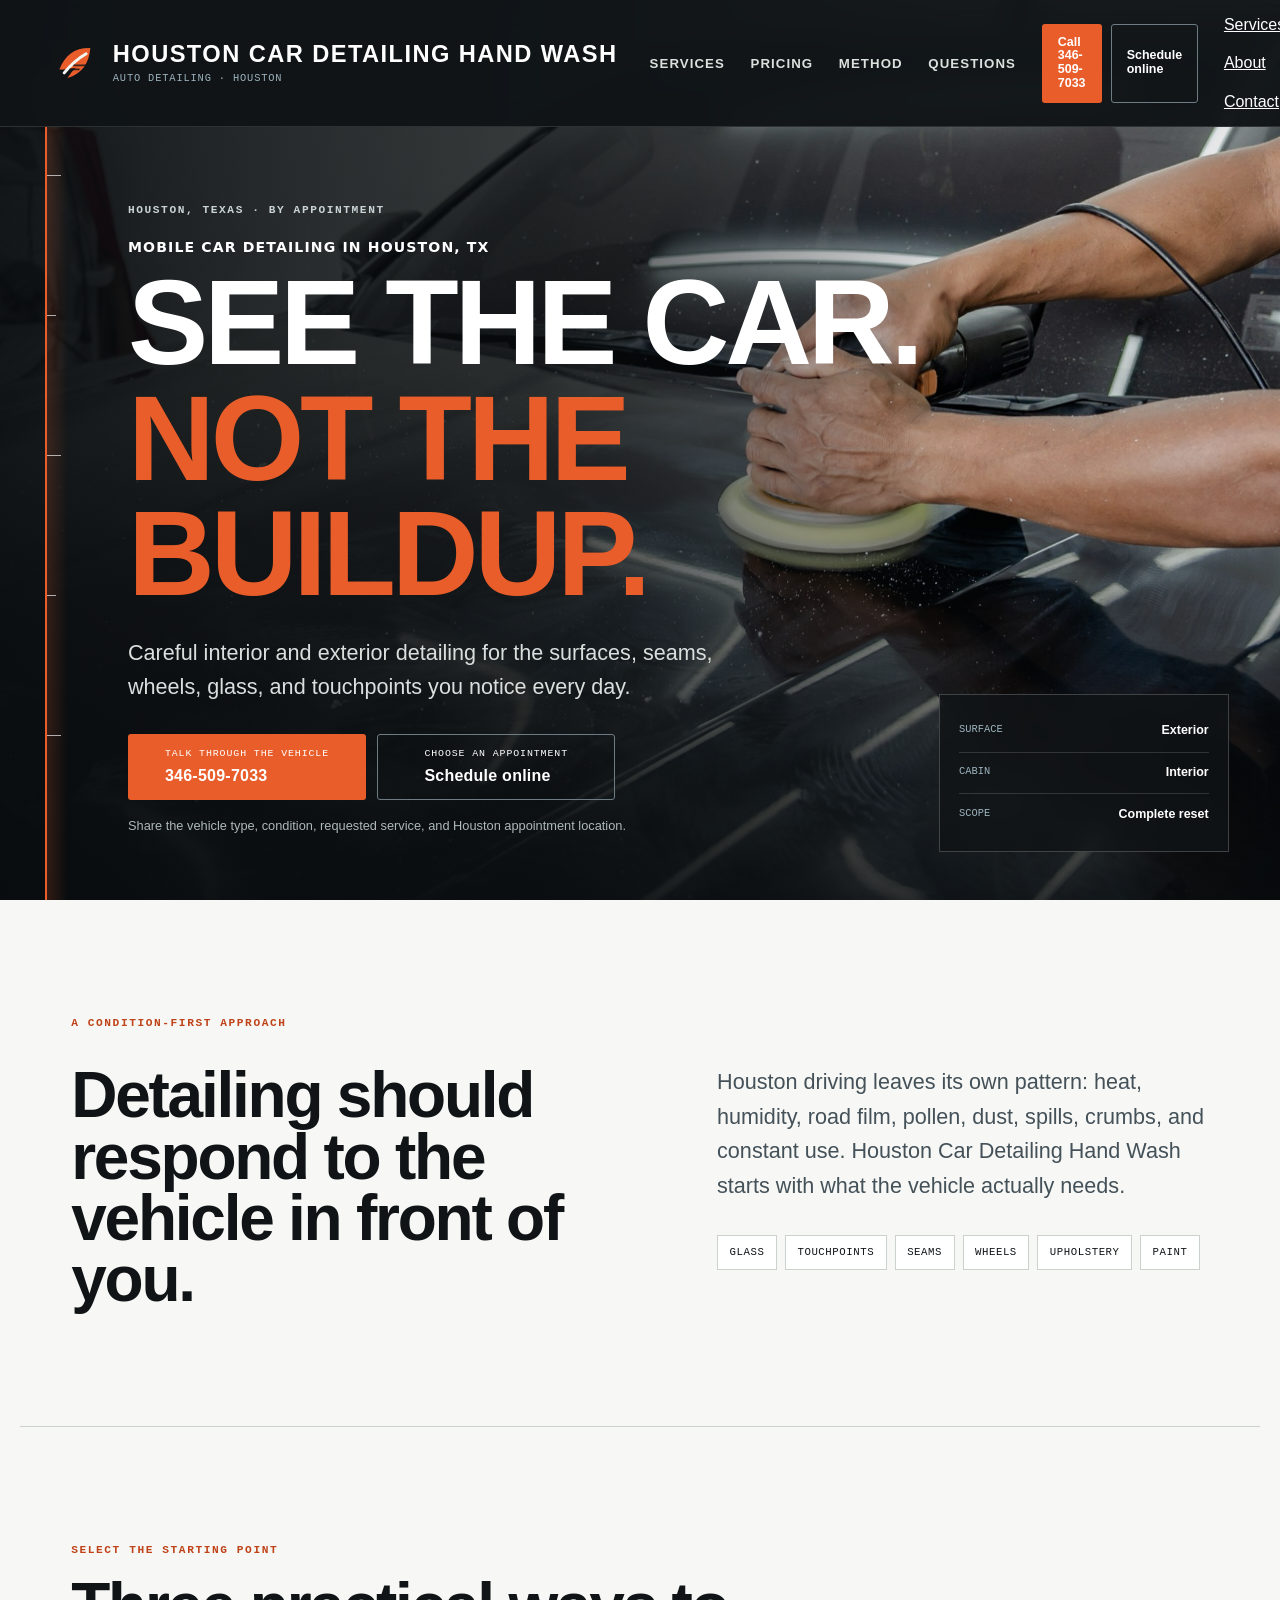
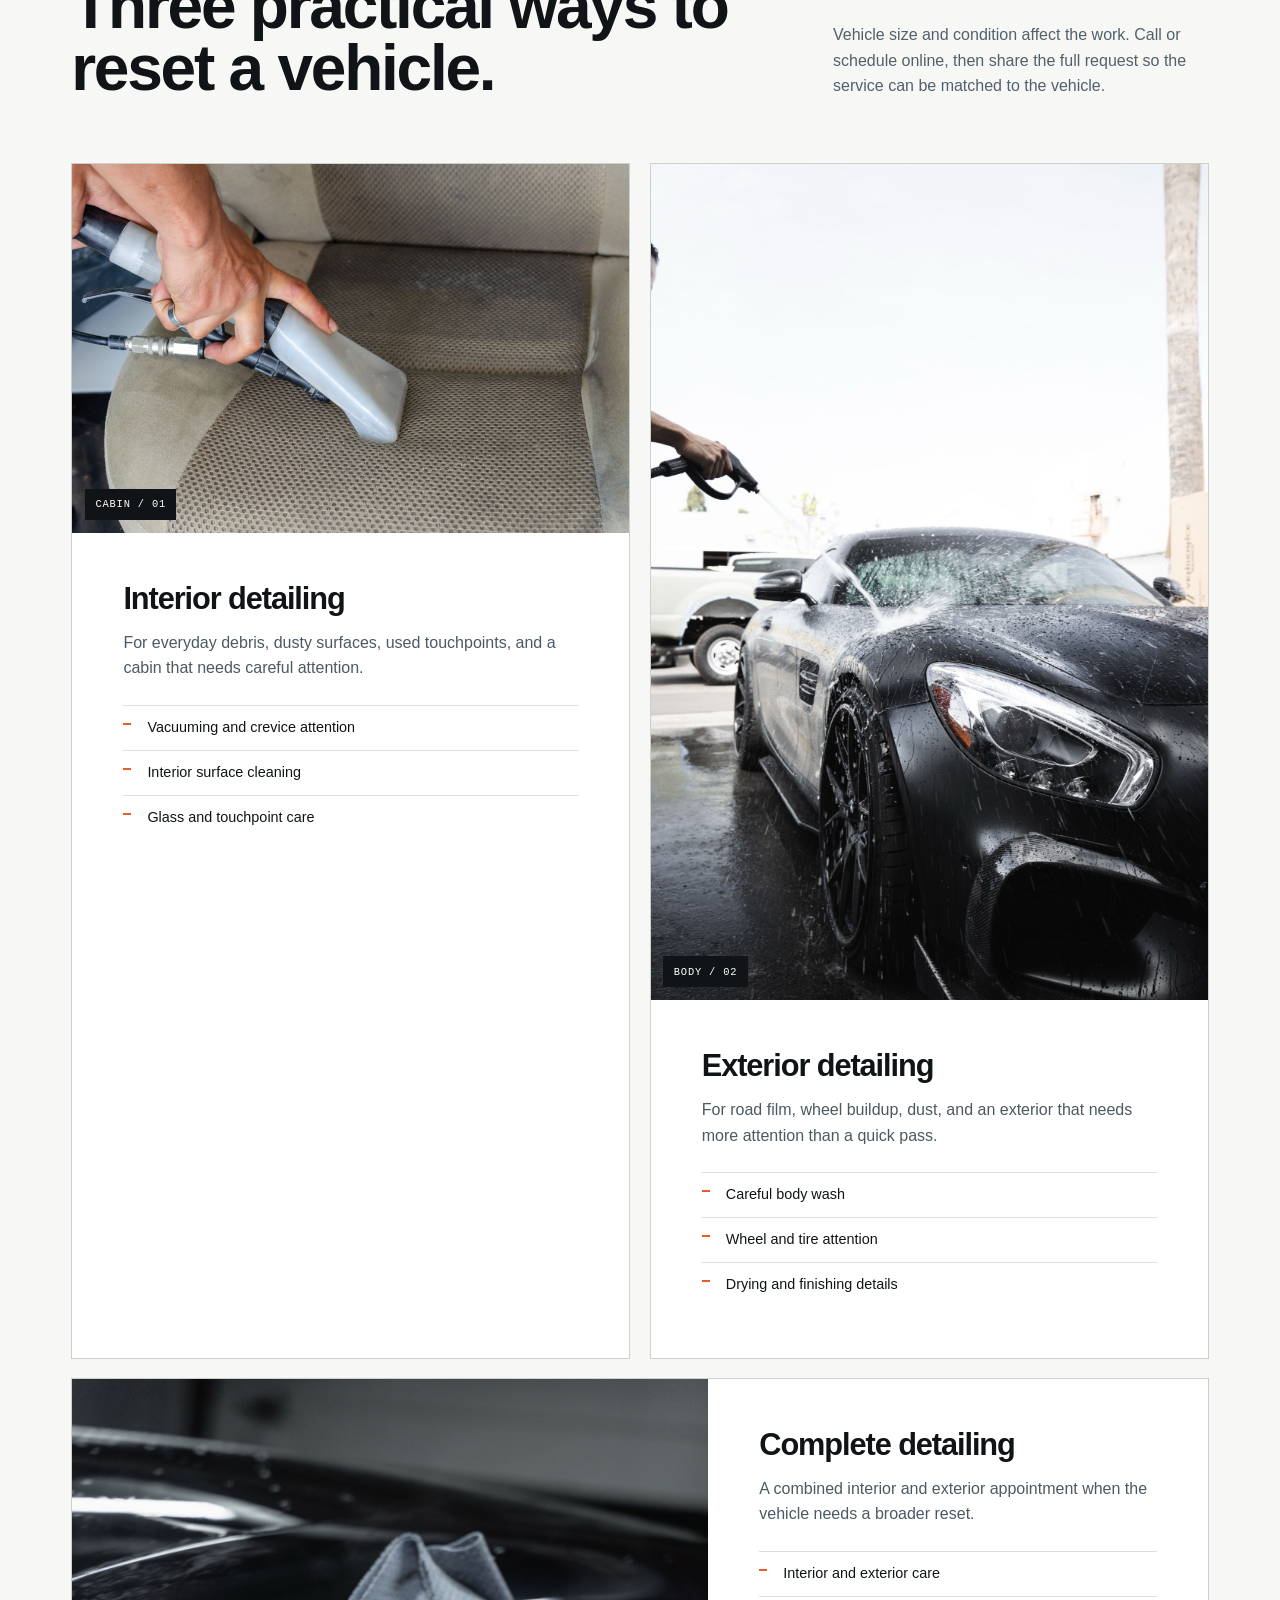
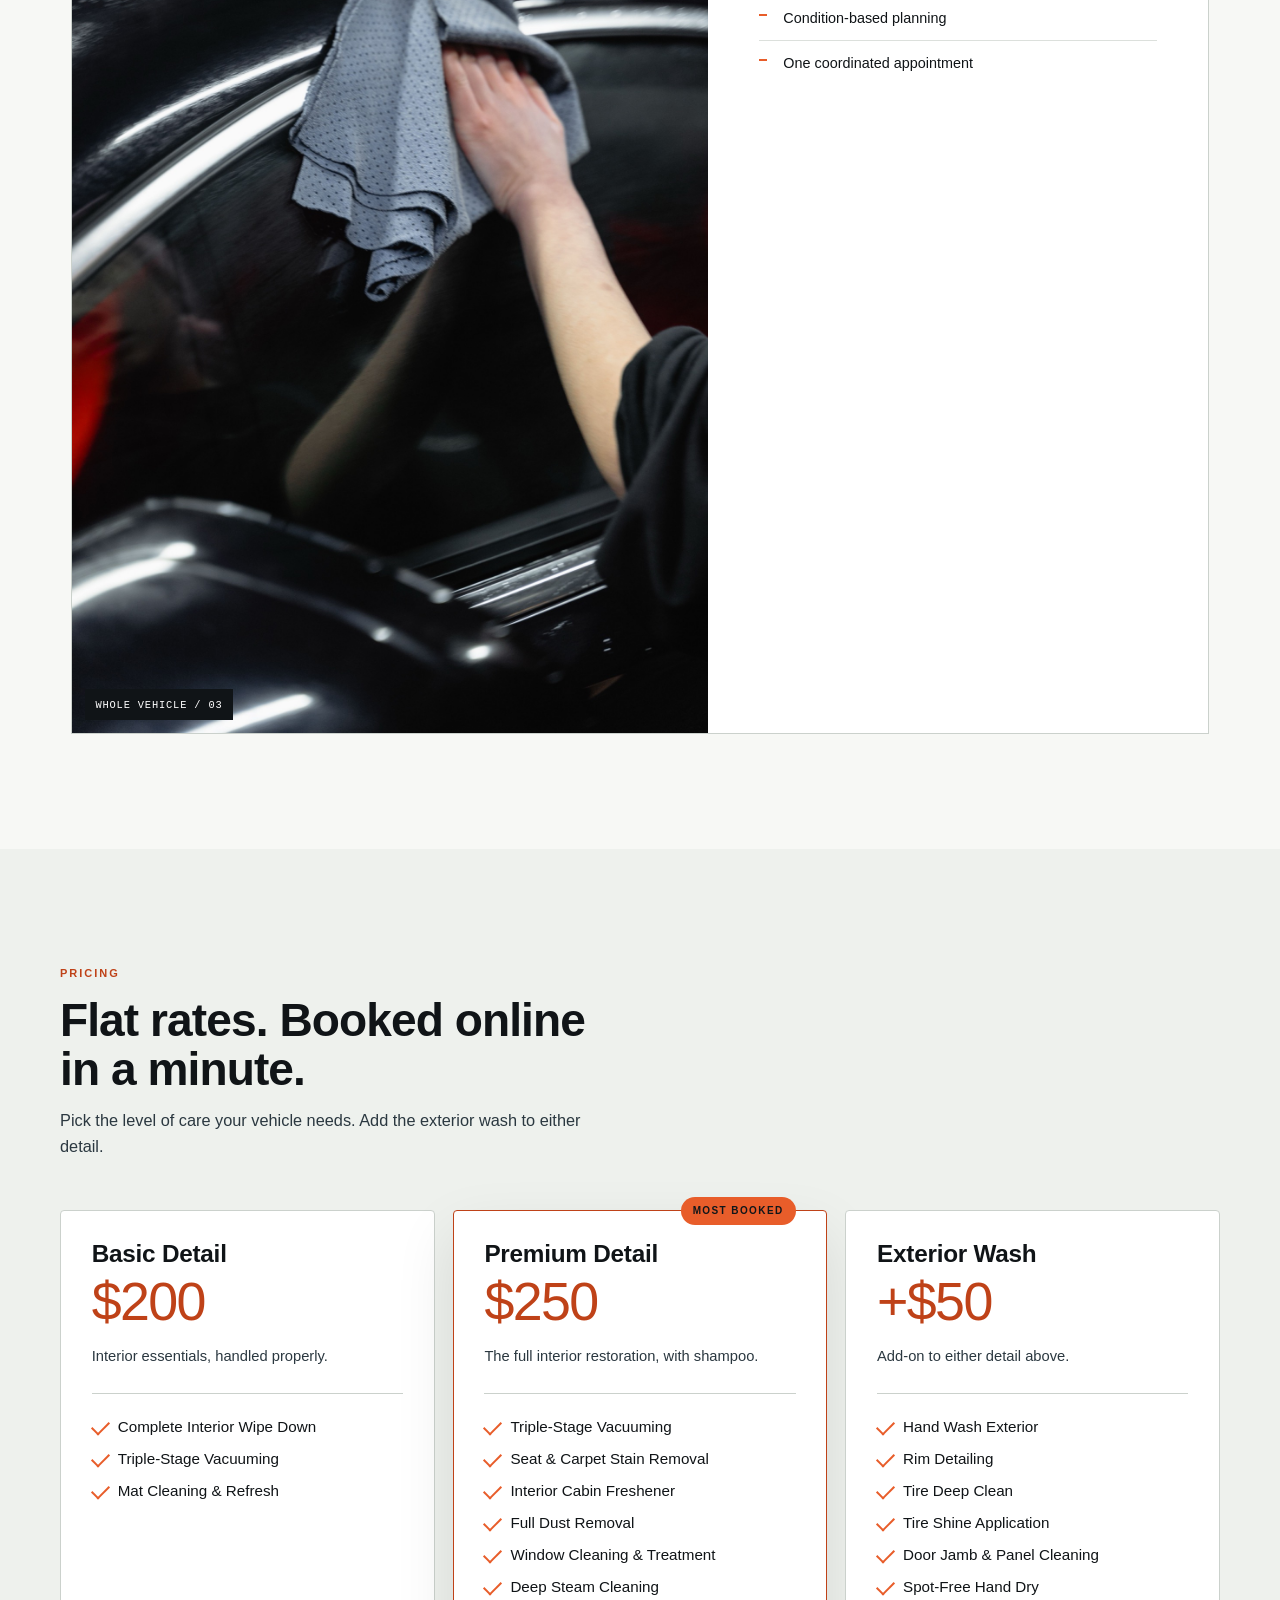
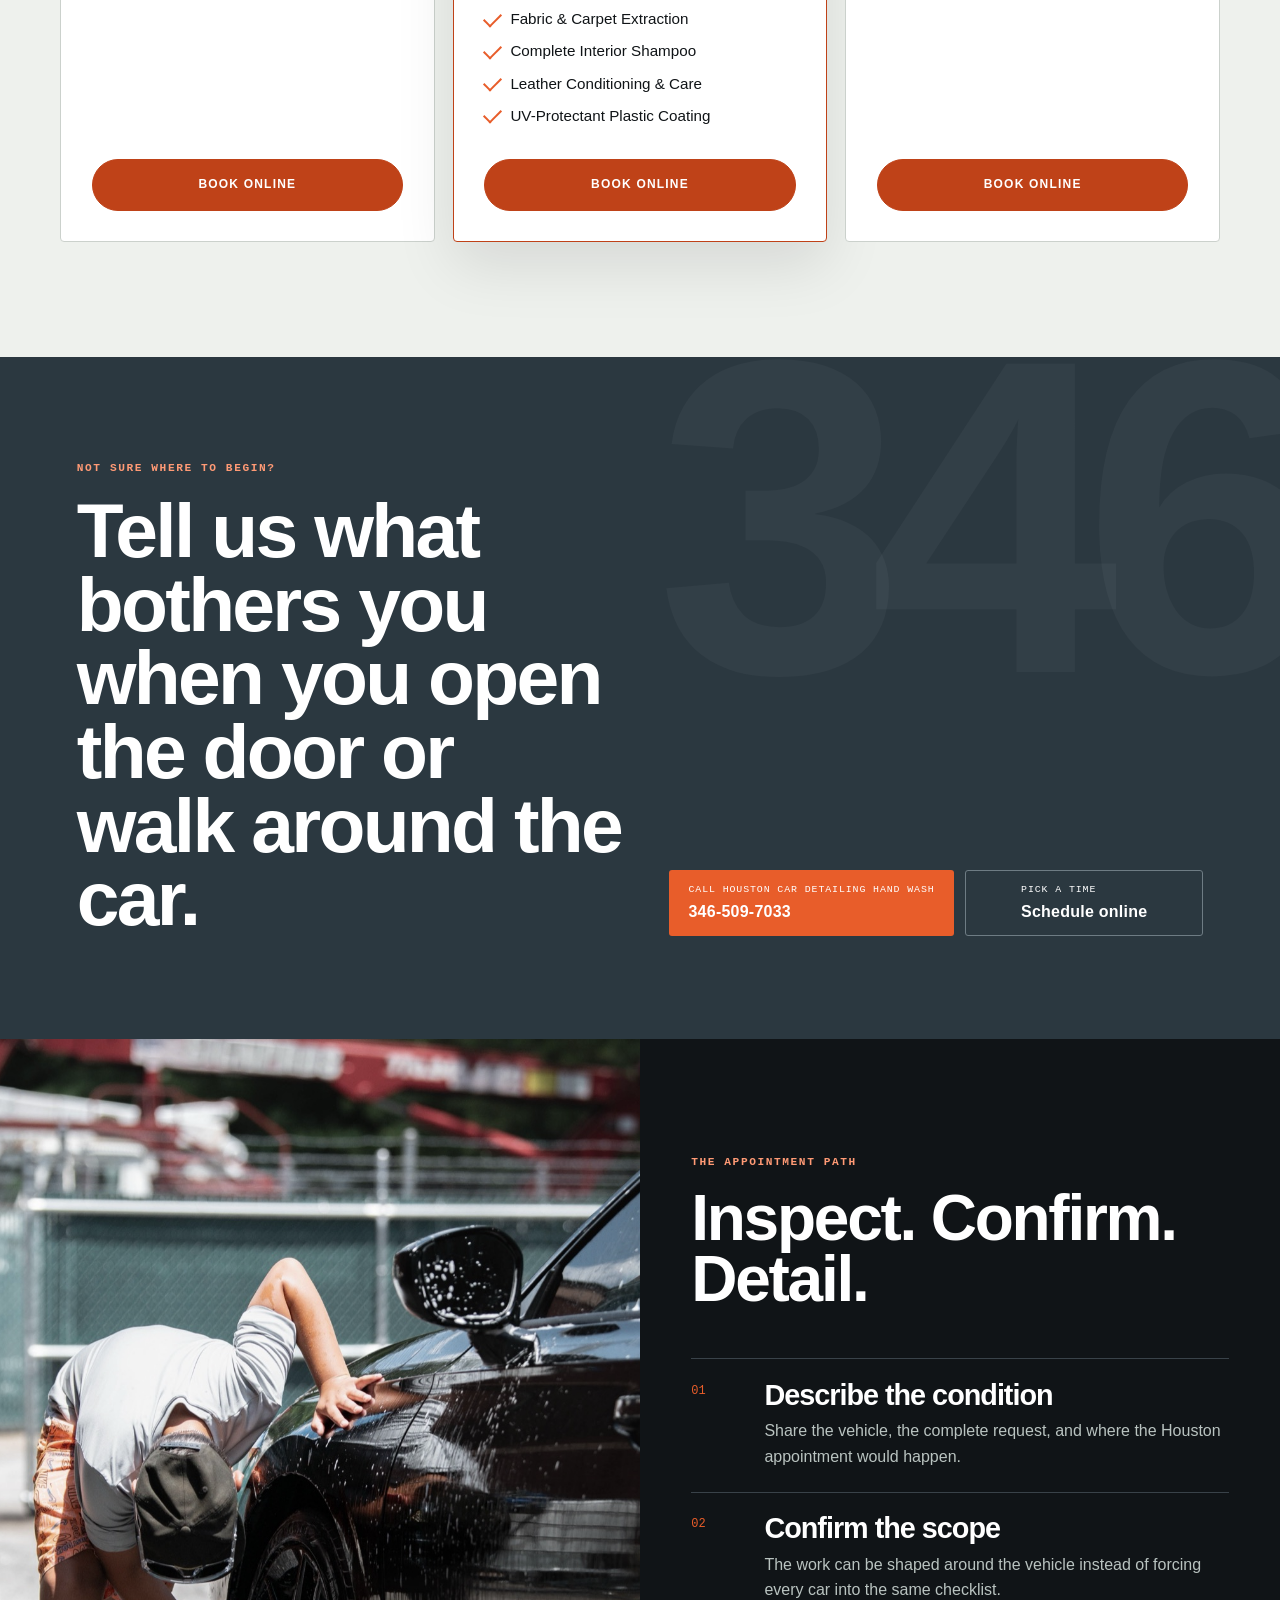
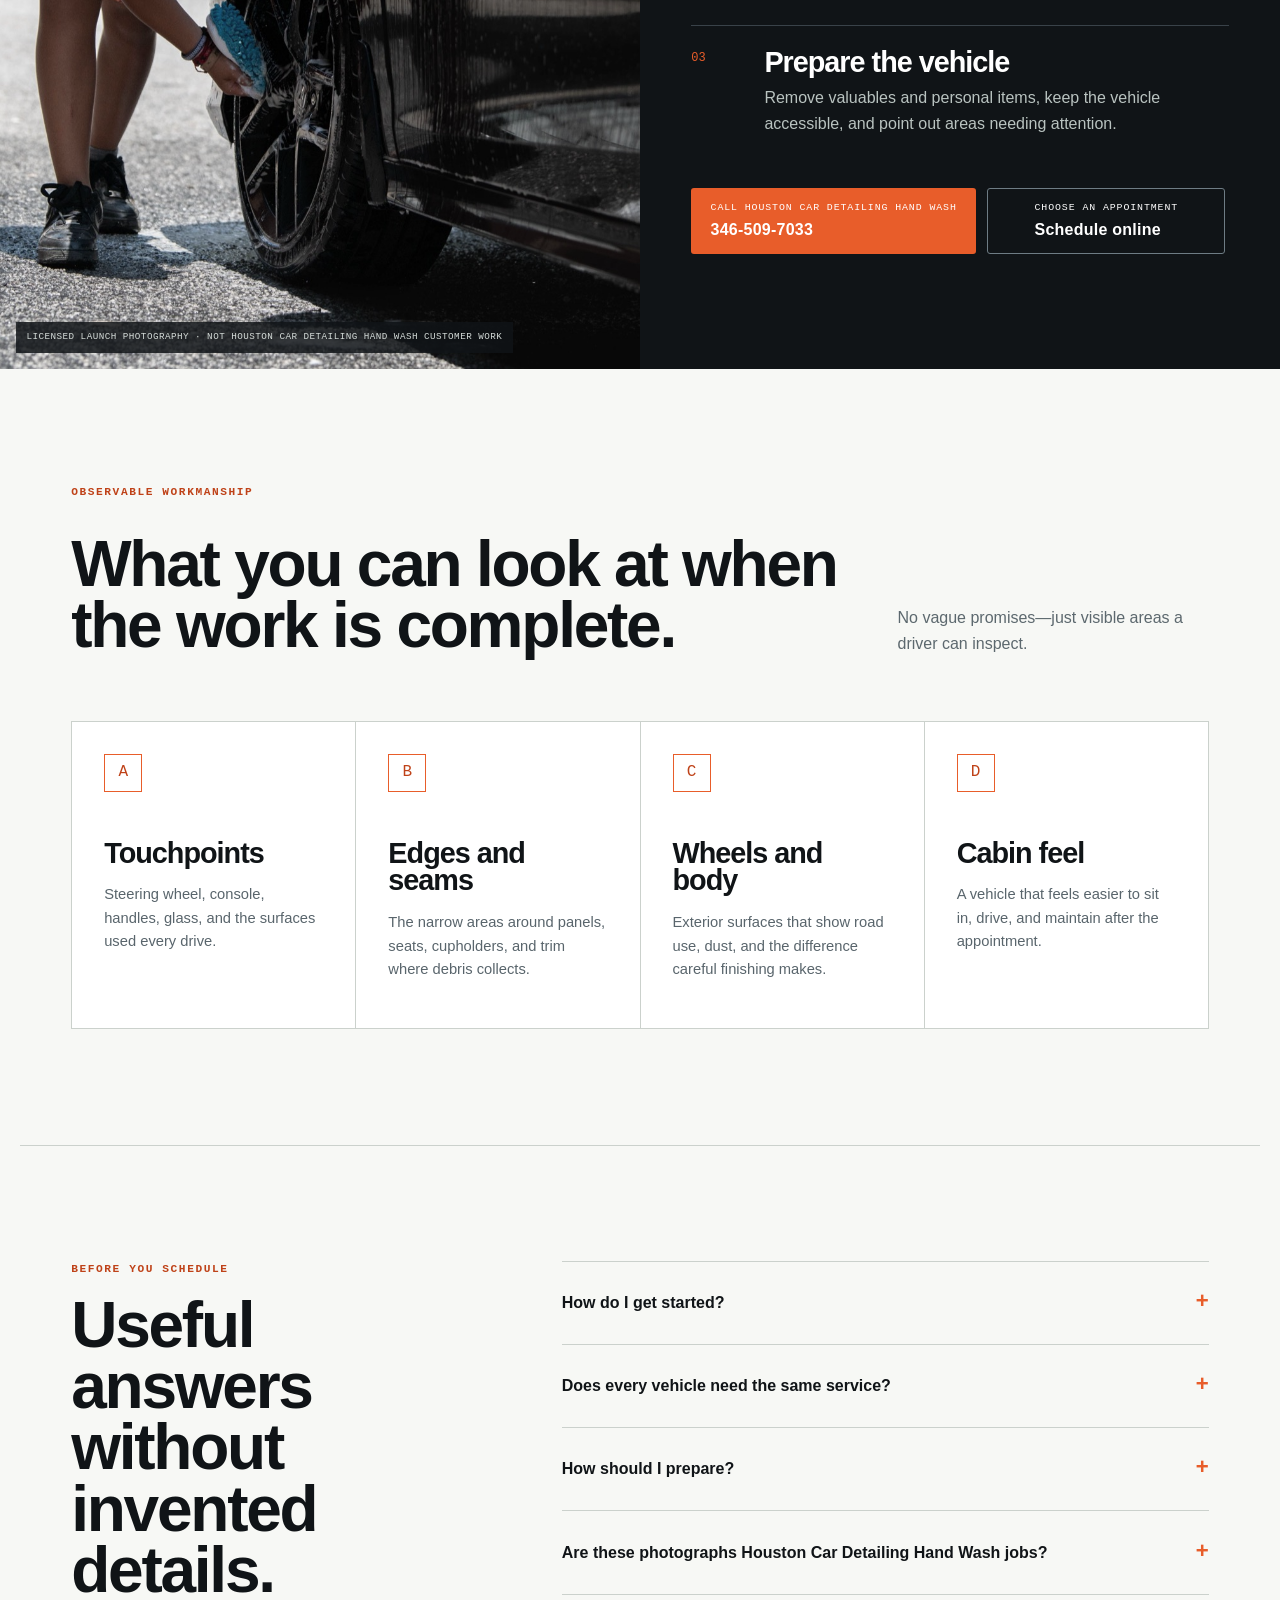
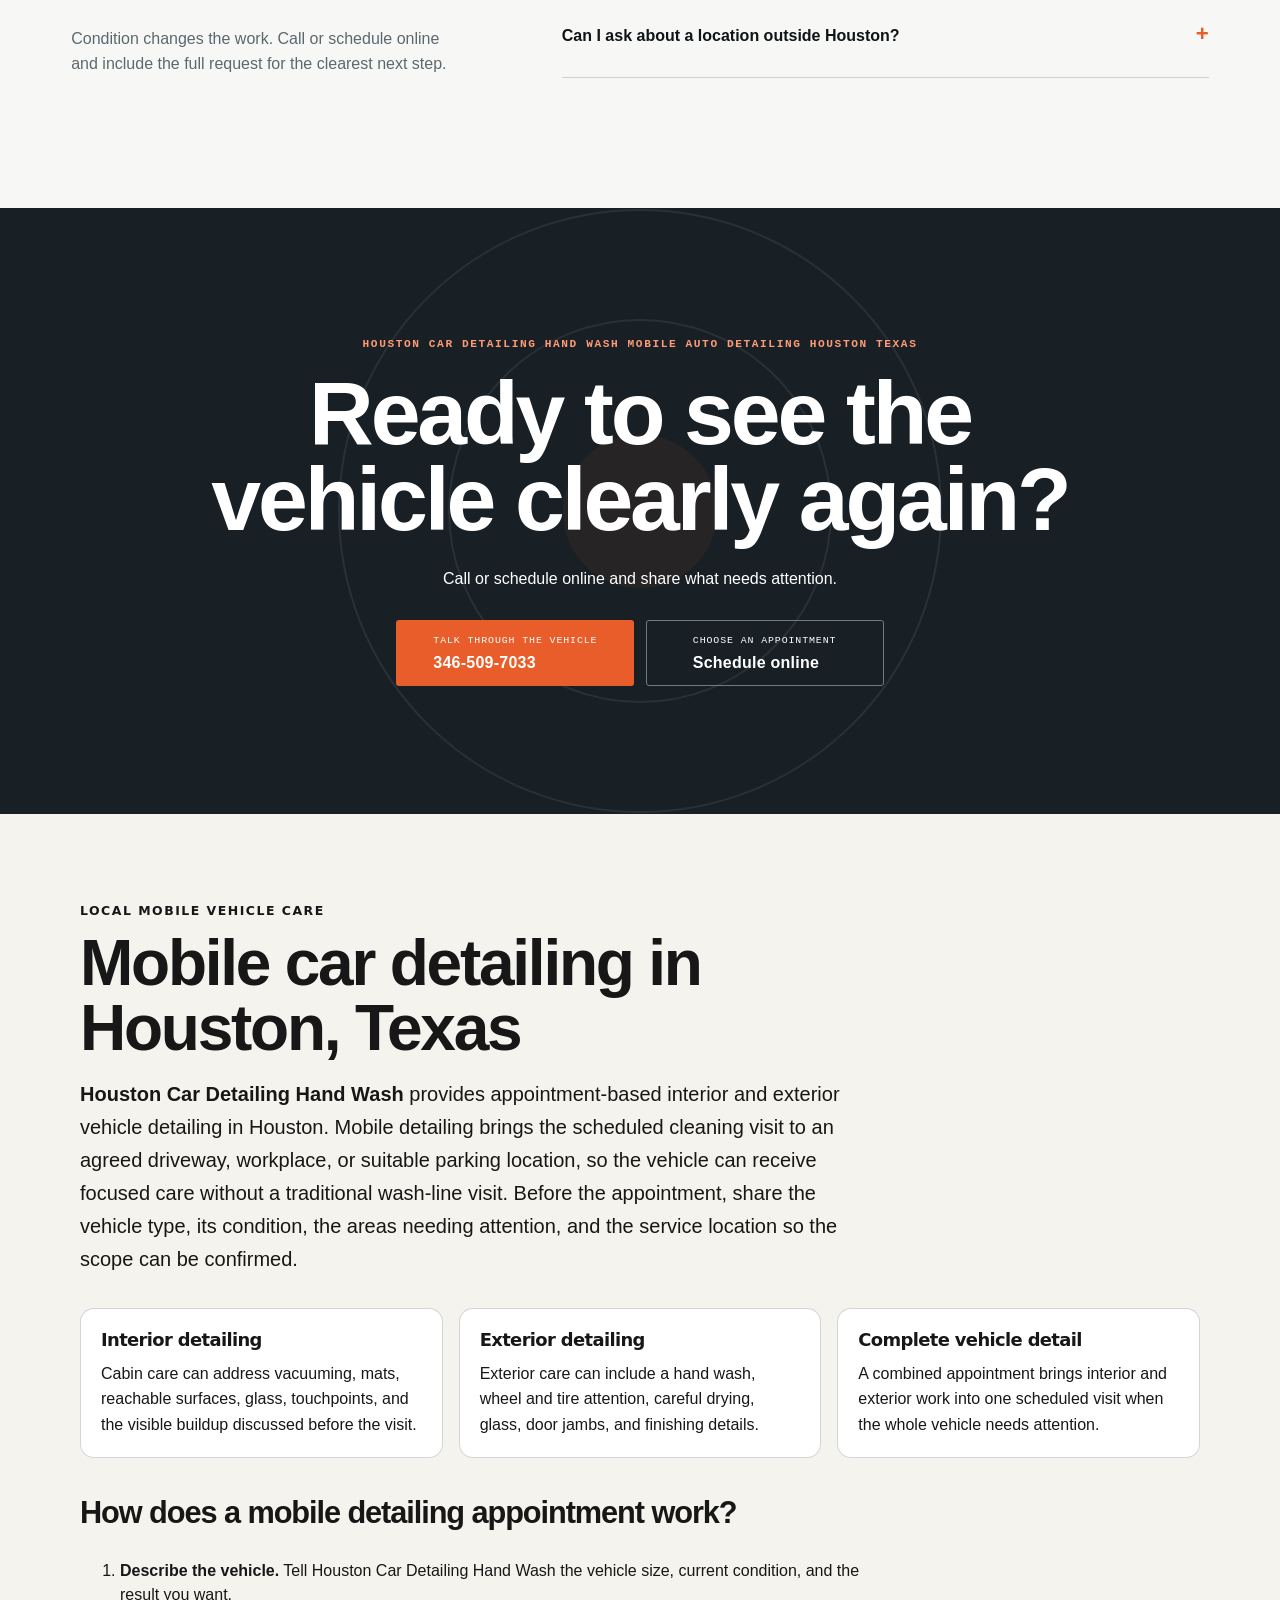
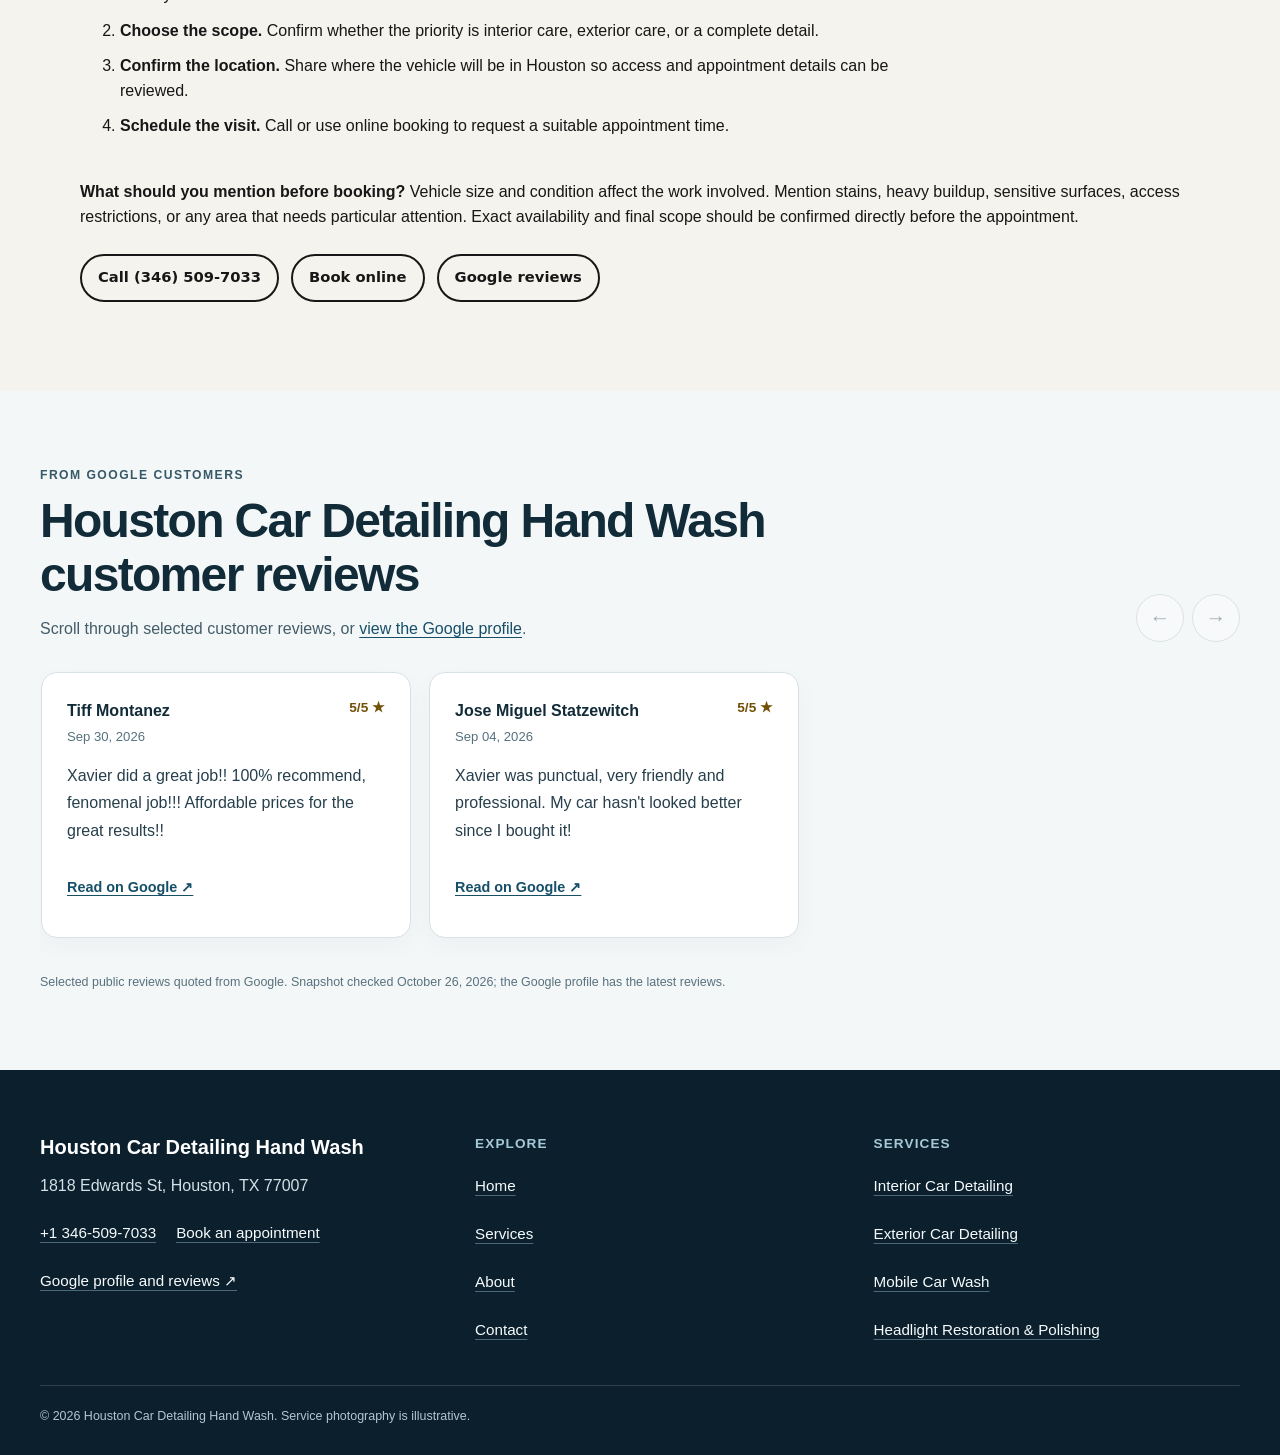
<file: index.html>
<!doctype html>
<html lang="en">
<head>
  <meta charset="utf-8">
  <meta name="viewport" content="width=device-width, initial-scale=1">
  <title>Mobile Car Detailing in Houston, TX | Houston Car Detailing Hand Wash</title>
  <meta name="theme-color" content="#101417">
  <link rel="canonical" href="https://houstoncardetailinghandwash.shop/">
  <link rel="icon" href="/assets/favicon.svg" type="image/svg+xml">
  <link rel="preload" href="/assets/hero-polish.jpg" as="image">
  <link rel="stylesheet" href="/styles.css">
  <script type="application/ld+json">
{
  "@context": "https://schema.org",
  "@type": "AutomotiveBusiness",
  "name": "Houston Car Detailing Hand Wash",
  "url": "https://houstoncardetailinghandwash.shop/",
  "telephone": "+1 346-509-7033",
  "address": {
    "@type": "PostalAddress",
    "streetAddress": "1818 Edwards St",
    "addressLocality": "Houston",
    "addressRegion": "TX",
    "postalCode": "77007",
    "addressCountry": "US"
  },
  "description": "Auto detailing in Houston, Texas with interior, exterior, and complete vehicle detailing appointments.",
  "areaServed": {
    "@type": "City",
    "name": "Houston",
    "containedInPlace": {
      "@type": "State",
      "name": "Texas"
    }
  },
  "hasOfferCatalog": {
    "@type": "OfferCatalog",
    "name": "Detailing packages",
    "itemListElement": [
      {
        "@type": "Offer",
        "name": "Basic Detail",
        "price": "200",
        "priceCurrency": "USD",
        "availability": "https://schema.org/InStock",
        "url": "https://houstoncardetailinghandwash.shop/#pricing",
        "itemOffered": {
          "@type": "Service",
          "name": "Basic Detail",
          "description": "Interior essentials: complete interior wipe down, triple-stage vacuuming, and mat cleaning and refresh."
        }
      },
      {
        "@type": "Offer",
        "name": "Premium Detail",
        "price": "250",
        "priceCurrency": "USD",
        "availability": "https://schema.org/InStock",
        "url": "https://houstoncardetailinghandwash.shop/#pricing",
        "itemOffered": {
          "@type": "Service",
          "name": "Premium Detail",
          "description": "Full interior restoration: triple-stage vacuuming, seat and carpet stain removal, cabin freshener, full dust removal, window cleaning and treatment, deep steam cleaning, fabric and carpet extraction, complete interior shampoo, leather conditioning, and UV-protectant plastic coating."
        }
      },
      {
        "@type": "Offer",
        "name": "Exterior Wash",
        "price": "50",
        "priceCurrency": "USD",
        "availability": "https://schema.org/InStock",
        "url": "https://houstoncardetailinghandwash.shop/#pricing",
        "itemOffered": {
          "@type": "Service",
          "name": "Exterior Wash",
          "description": "Add-on to either detail: hand wash exterior, rim detailing, tire deep clean, tire shine application, door jamb and panel cleaning, and spot-free hand dry."
        }
      }
    ]
  },
  "priceRange": "$200-$250",
  "@id": "https://houstoncardetailinghandwash.shop/#business",
  "geo": {
    "@type": "GeoCoordinates",
    "latitude": 29.770804134233,
    "longitude": -95.376095792995
  },
  "image": "https://houstoncardetailinghandwash.shop/assets/logo.svg",
  "sameAs": [
    "https://g.page/r/CT4qX21shCbbEBM/review"
  ],
  "contactPoint": {
    "@type": "ContactPoint",
    "telephone": "+1 346-509-7033",
    "contactType": "customer service",
    "areaServed": "US-TX",
    "availableLanguage": "English"
  }
}
    </script>
<!-- SEO-GEO:START -->
  <meta name="description" content="Mobile car detailing in Houston, TX from Houston Car Detailing Hand Wash, with interior cleaning, exterior hand washing, and complete details. Call or book online.">
  <meta name="robots" content="index, follow, max-image-preview:large, max-snippet:-1, max-video-preview:-1">
  <meta property="og:locale" content="en_US">
  <meta property="og:type" content="website">
  <meta property="og:site_name" content="Houston Car Detailing Hand Wash">
  <meta property="og:title" content="Mobile Car Detailing in Houston, TX | Houston Car Detailing Hand Wash">
  <meta property="og:description" content="Mobile car detailing in Houston, TX from Houston Car Detailing Hand Wash, with interior cleaning, exterior hand washing, and complete details. Call or book online.">
  <meta property="og:url" content="https://houstoncardetailinghandwash.shop/">
  <meta property="og:image" content="https://houstoncardetailinghandwash.shop/assets/logo.svg">
  <meta name="twitter:image" content="https://houstoncardetailinghandwash.shop/assets/logo.svg">
  <meta name="twitter:card" content="summary_large_image">
  <meta name="twitter:title" content="Mobile Car Detailing in Houston, TX | Houston Car Detailing Hand Wash">
  <meta name="twitter:description" content="Mobile car detailing in Houston, TX from Houston Car Detailing Hand Wash, with interior cleaning, exterior hand washing, and complete details. Call or book online.">
  <style id="seo-geo-styles">
    .seo-local-intent { display:block; margin:0 0 .55rem; font:700 clamp(.78rem,1.1vw,.95rem)/1.2 system-ui,sans-serif; letter-spacing:.08em; text-transform:uppercase; }
    .seo-geo-section { background:#f5f3ed; color:#171717; padding:clamp(3.5rem,7vw,6.5rem) clamp(1.25rem,5vw,5rem); }
    .seo-geo-inner { width:min(1120px,100%); margin:0 auto; }
    .seo-geo-kicker { margin:0 0 .75rem; font:700 .78rem/1.2 system-ui,sans-serif; letter-spacing:.12em; text-transform:uppercase; }
    .seo-geo-section h2 { max-width:22ch; margin:0 0 1rem; color:inherit; font-size:clamp(2rem,5vw,4rem); line-height:1.02; }
    .seo-geo-answer { max-width:760px; margin:0 0 2rem; font-size:clamp(1.05rem,2vw,1.25rem); line-height:1.65; }
    .seo-geo-grid { display:grid; grid-template-columns:repeat(3,minmax(0,1fr)); gap:1rem; margin:2rem 0; }
    .seo-geo-card { border:1px solid rgba(23,23,23,.18); border-radius:14px; padding:1.25rem; background:#fff; }
    .seo-geo-card h3 { margin:0 0 .6rem; color:inherit; font:700 1.12rem/1.25 system-ui,sans-serif; }
    .seo-geo-card p { margin:0; line-height:1.6; }
    .seo-geo-steps { max-width:820px; margin:2.5rem 0; }
    .seo-geo-steps li { margin:.65rem 0; line-height:1.55; }
    .seo-geo-actions { display:flex; flex-wrap:wrap; gap:.75rem; margin-top:1.5rem; }
    .seo-geo-action { display:inline-flex; align-items:center; min-height:48px; padding:.75rem 1rem; border:2px solid currentColor; border-radius:999px; color:inherit; font:700 .92rem/1 system-ui,sans-serif; text-decoration:none; }
    @media (max-width:760px) { .seo-geo-grid { grid-template-columns:1fr; } }
  </style>
<!-- SEO-GEO:END -->
  <script id="seo-geo-entity-schema" type="application/ld+json">
{
  "@context": "https://schema.org",
  "@graph": [
    {
      "@type": "WebSite",
      "@id": "https://houstoncardetailinghandwash.shop/#website",
      "url": "https://houstoncardetailinghandwash.shop/",
      "name": "Houston Car Detailing Hand Wash",
      "inLanguage": "en-US",
      "publisher": {
        "@id": "https://houstoncardetailinghandwash.shop/#business"
      }
    },
    {
      "@type": "Service",
      "@id": "https://houstoncardetailinghandwash.shop/#mobile-car-detailing",
      "name": "Mobile Car Detailing in Houston, Texas",
      "serviceType": "Mobile car detailing",
      "provider": {
        "@id": "https://houstoncardetailinghandwash.shop/#business"
      },
      "areaServed": {
        "@type": "City",
        "name": "Houston",
        "containedInPlace": {
          "@type": "State",
          "name": "Texas"
        }
      },
      "url": "https://houstoncardetailinghandwash.shop/#services"
    }
  ]
}
  </script>
<style id="SEO-NEXT-NAV-CSS">.seo-next-nav{display:flex;gap:.8rem;flex-wrap:wrap}.seo-next-footer-nav{padding:1rem}.seo-next-footer-nav a{color:inherit}</style><link rel="stylesheet" href="/portfolio-components.css">
</head>
<body>
  <a class="skip-link" href="#main">Skip to content</a>

  <header class="site-header">
    <a class="brand" href="#top" aria-label="Houston Car Detailing Hand Wash home">
      <img src="/assets/logo.svg" alt="" width="48" height="48">
      <span><strong>Houston Car Detailing Hand Wash</strong><small>Auto Detailing · Houston</small></span>
    </a>
    <button class="menu-toggle" type="button" aria-expanded="false" aria-controls="site-nav">
      <span class="sr-only">Menu</span>
      <i></i><i></i><i></i>
    </button>
    <nav id="site-nav" class="site-nav" aria-label="Primary navigation">
      <a href="#services">Services</a>
      <a href="#pricing">Pricing</a>
      <a href="#method">Method</a>
      <a href="#faq">Questions</a>
      <div class="nav-actions">
        <a class="button button-primary button-small" href="tel:+13465097033">Call 346-509-7033</a>
        <a class="button button-ghost button-small" href="/scheduling">Schedule online</a>
      </div>
    <!-- SEO-NEXT-NAV:START --><div class="seo-next-nav" aria-label="Expanded site pages"><a href="/services/">Services</a><a href="/about/">About</a><a href="/contact/">Contact</a></div><!-- SEO-NEXT-NAV:END --></nav>
  </header>

  <main id="main">
    <section id="top" class="hero">
      <div class="hero-photo" aria-hidden="true"></div>
      <div class="hero-overlay" aria-hidden="true"></div>
      <div class="inspection-beam" aria-hidden="true">
        <span></span><span></span><span></span><span></span><span></span>
      </div>
      <div class="hero-copy">
        <p class="eyebrow">Houston, Texas · By appointment</p>
        <h1><span class="seo-local-intent" data-seo-local-intent>Mobile Car Detailing in Houston, TX</span>See the car.<br><em>Not the buildup.</em></h1>
        <p class="hero-lede">Careful interior and exterior detailing for the surfaces, seams, wheels, glass, and touchpoints you notice every day.</p>
        <div class="action-pair">
          <a class="button button-primary button-large" href="tel:+13465097033">
            <span>Talk through the vehicle</span>
            <strong>346-509-7033</strong>
          </a>
          <a class="button button-ghost button-light button-large" href="/scheduling">
            <span>Choose an appointment</span>
            <strong>Schedule online</strong>
          </a>
        </div>
        <p class="microcopy">Share the vehicle type, condition, requested service, and Houston appointment location.</p>
      </div>
      <aside class="hero-readout" aria-label="Detailing focus">
        <p><span>Surface</span><strong>Exterior</strong></p>
        <p><span>Cabin</span><strong>Interior</strong></p>
        <p><span>Scope</span><strong>Complete reset</strong></p>
      </aside>
    </section>

    <section class="statement section">
      <p class="rail-label">A condition-first approach</p>
      <div class="statement-grid">
        <h2>Detailing should respond to the vehicle in front of you.</h2>
        <div>
          <p class="lead">Houston driving leaves its own pattern: heat, humidity, road film, pollen, dust, spills, crumbs, and constant use. Houston Car Detailing Hand Wash starts with what the vehicle actually needs.</p>
          <div class="surface-tags" aria-label="Common areas of attention">
            <span>Glass</span><span>Touchpoints</span><span>Seams</span><span>Wheels</span><span>Upholstery</span><span>Paint</span>
          </div>
        </div>
      </div>
    </section>

    <section id="services" class="services section">
      <div class="section-heading">
        <div>
          <p class="section-kicker">Select the starting point</p>
          <h2>Three practical ways to reset a vehicle.</h2>
        </div>
        <p>Vehicle size and condition affect the work. Call or schedule online, then share the full request so the service can be matched to the vehicle.</p>
      </div>

      <div class="service-layout">
        <article class="service-card service-interior">
          <div class="service-image">
            <img src="/assets/interior-extraction.jpg" alt="A fabric vehicle seat being cleaned with an extraction tool" width="2200" height="1457" loading="lazy" decoding="async">
            <span>Cabin / 01</span>
          </div>
          <div class="service-copy">
            <h3>Interior detailing</h3>
            <p>For everyday debris, dusty surfaces, used touchpoints, and a cabin that needs careful attention.</p>
            <ul>
              <li>Vacuuming and crevice attention</li>
              <li>Interior surface cleaning</li>
              <li>Glass and touchpoint care</li>
            </ul>
          </div>
        </article>

        <article class="service-card service-exterior">
          <div class="service-image">
            <img src="/assets/exterior-wash.jpg" alt="A black vehicle being washed with a pressure hose" width="1466" height="2200" loading="lazy" decoding="async">
            <span>Body / 02</span>
          </div>
          <div class="service-copy">
            <h3>Exterior detailing</h3>
            <p>For road film, wheel buildup, dust, and an exterior that needs more attention than a quick pass.</p>
            <ul>
              <li>Careful body wash</li>
              <li>Wheel and tire attention</li>
              <li>Drying and finishing details</li>
            </ul>
          </div>
        </article>

        <article class="service-card service-complete">
          <div class="service-image">
            <img src="/assets/hand-finish.jpg" alt="A black car panel being wiped with a microfiber cloth" width="1466" height="2200" loading="lazy" decoding="async">
            <span>Whole vehicle / 03</span>
          </div>
          <div class="service-copy">
            <h3>Complete detailing</h3>
            <p>A combined interior and exterior appointment when the vehicle needs a broader reset.</p>
            <ul>
              <li>Interior and exterior care</li>
              <li>Condition-based planning</li>
              <li>One coordinated appointment</li>
            </ul>
          </div>
        </article>
      </div>
    </section>

    <section class="rates" id="pricing" aria-labelledby="pricing-title">
      <div class="rates-shell">
        <div class="rates-head">
          <p class="rates-eyebrow">Pricing</p>
          <h2 id="pricing-title">Flat rates. Booked online in a minute.</h2>
          <p class="rates-intro">Pick the level of care your vehicle needs. Add the exterior wash to either detail.</p>
        </div>

        <div class="rate-grid">
          <article class="rate-card">
            <h3>Basic Detail</h3>
            <p class="rate-figure">$200</p>
            <p class="rate-note">Interior essentials, handled properly.</p>
            <ul class="rate-list">
              <li>Complete Interior Wipe Down</li>
              <li>Triple-Stage Vacuuming</li>
              <li>Mat Cleaning &amp; Refresh</li>
            </ul>
            <a class="rate-cta" href="/scheduling" target="_blank" rel="noopener">Book Online</a>
          </article>
          <article class="rate-card rate-card-featured">
            <span class="rate-badge">Most booked</span>
            <h3>Premium Detail</h3>
            <p class="rate-figure">$250</p>
            <p class="rate-note">The full interior restoration, with shampoo.</p>
            <ul class="rate-list">
              <li>Triple-Stage Vacuuming</li>
              <li>Seat &amp; Carpet Stain Removal</li>
              <li>Interior Cabin Freshener</li>
              <li>Full Dust Removal</li>
              <li>Window Cleaning &amp; Treatment</li>
              <li>Deep Steam Cleaning</li>
              <li>Fabric &amp; Carpet Extraction</li>
              <li>Complete Interior Shampoo</li>
              <li>Leather Conditioning &amp; Care</li>
              <li>UV-Protectant Plastic Coating</li>
            </ul>
            <a class="rate-cta" href="/scheduling" target="_blank" rel="noopener">Book Online</a>
          </article>
          <article class="rate-card">
            <h3>Exterior Wash</h3>
            <p class="rate-figure">+$50</p>
            <p class="rate-note">Add-on to either detail above.</p>
            <ul class="rate-list">
              <li>Hand Wash Exterior</li>
              <li>Rim Detailing</li>
              <li>Tire Deep Clean</li>
              <li>Tire Shine Application</li>
              <li>Door Jamb &amp; Panel Cleaning</li>
              <li>Spot-Free Hand Dry</li>
            </ul>
            <a class="rate-cta" href="/scheduling" target="_blank" rel="noopener">Book Online</a>
          </article>
        </div>
      </div>
    </section>

    <section class="callout">
      <div class="callout-index" aria-hidden="true">346</div>
      <div>
        <p class="section-kicker light">Not sure where to begin?</p>
        <h2>Tell us what bothers you when you open the door or walk around the car.</h2>
      </div>
      <div class="action-pair">
        <a class="button button-primary button-large" href="tel:+13465097033"><span>Call Houston Car Detailing Hand Wash</span><strong>346-509-7033</strong></a>
        <a class="button button-ghost button-light button-large" href="/scheduling"><span>Pick a time</span><strong>Schedule online</strong></a>
      </div>
    </section>

    <section id="method" class="method">
      <div class="method-photo">
        <img src="/assets/wheel-detail.jpg" alt="A black vehicle wheel being cleaned outdoors" width="2200" height="1463" loading="lazy" decoding="async">
        <div class="photo-note">Licensed launch photography · not Houston Car Detailing Hand Wash customer work</div>
      </div>
      <div class="method-copy section">
        <p class="section-kicker light">The appointment path</p>
        <h2>Inspect. Confirm. Detail.</h2>
        <ol>
          <li>
            <span>01</span>
            <div><h3>Describe the condition</h3><p>Share the vehicle, the complete request, and where the Houston appointment would happen.</p></div>
          </li>
          <li>
            <span>02</span>
            <div><h3>Confirm the scope</h3><p>The work can be shaped around the vehicle instead of forcing every car into the same checklist.</p></div>
          </li>
          <li>
            <span>03</span>
            <div><h3>Prepare the vehicle</h3><p>Remove valuables and personal items, keep the vehicle accessible, and point out areas needing attention.</p></div>
          </li>
        </ol>
        <div class="action-pair">
          <a class="button button-primary button-large" href="tel:+13465097033"><span>Call Houston Car Detailing Hand Wash</span><strong>346-509-7033</strong></a>
          <a class="button button-ghost button-light button-large" href="/scheduling"><span>Choose an appointment</span><strong>Schedule online</strong></a>
        </div>
      </div>
    </section>

    <section class="inspection section">
      <p class="rail-label">Observable workmanship</p>
      <div class="inspection-heading">
        <h2>What you can look at when the work is complete.</h2>
        <p>No vague promises—just visible areas a driver can inspect.</p>
      </div>
      <div class="inspection-grid">
        <article><span>A</span><h3>Touchpoints</h3><p>Steering wheel, console, handles, glass, and the surfaces used every drive.</p></article>
        <article><span>B</span><h3>Edges and seams</h3><p>The narrow areas around panels, seats, cupholders, and trim where debris collects.</p></article>
        <article><span>C</span><h3>Wheels and body</h3><p>Exterior surfaces that show road use, dust, and the difference careful finishing makes.</p></article>
        <article><span>D</span><h3>Cabin feel</h3><p>A vehicle that feels easier to sit in, drive, and maintain after the appointment.</p></article>
      </div>
    </section>

    <section id="faq" class="faq section">
      <div class="faq-intro">
        <p class="section-kicker">Before you schedule</p>
        <h2>Useful answers without invented details.</h2>
        <p>Condition changes the work. Call or schedule online and include the full request for the clearest next step.</p>
      </div>
      <div class="accordion">
        <details>
          <summary>How do I get started?<span aria-hidden="true">+</span></summary>
          <p>Call +1 346-509-7033 or use the online appointment link. Share the vehicle type, requested service, condition, and Houston location.</p>
        </details>
        <details>
          <summary>Does every vehicle need the same service?<span aria-hidden="true">+</span></summary>
          <p>No. Vehicle size, use, condition, and the areas needing attention can change the appropriate scope.</p>
        </details>
        <details>
          <summary>How should I prepare?<span aria-hidden="true">+</span></summary>
          <p>Remove valuables and personal items, make the vehicle accessible, and mention any specific surfaces or areas you want discussed.</p>
        </details>
        <details>
          <summary>Are these photographs Houston Car Detailing Hand Wash jobs?<span aria-hidden="true">+</span></summary>
          <p>No. The photographs are licensed stock images used to illustrate detailing subjects. They are not Houston Car Detailing Hand Wash employees, customer vehicles, or completed Houston Car Detailing Hand Wash work.</p>
        </details>
        <details>
          <summary>Can I ask about a location outside Houston?<span aria-hidden="true">+</span></summary>
          <p>Call or schedule online and include the location. Nearby-area availability should be confirmed directly instead of assumed.</p>
        </details>
      </div>
    </section>

    <section class="final-cta">
      <div class="final-mark" aria-hidden="true"><span></span></div>
      <p class="section-kicker light">Houston Car Detailing Hand Wash Mobile Auto Detailing Houston Texas</p>
      <h2>Ready to see the vehicle clearly again?</h2>
      <p>Call or schedule online and share what needs attention.</p>
      <div class="action-pair centered">
        <a class="button button-primary button-large" href="tel:+13465097033"><span>Talk through the vehicle</span><strong>346-509-7033</strong></a>
        <a class="button button-ghost button-light button-large" href="/scheduling"><span>Choose an appointment</span><strong>Schedule online</strong></a>
      </div>
    </section>
  <!-- SEO-GEO-LOCAL:START -->
    <section class="seo-geo-section" id="local-detailing" aria-labelledby="local-detailing-title">
      <div class="seo-geo-inner">
        <p class="seo-geo-kicker">Local mobile vehicle care</p>
        <h2 id="local-detailing-title">Mobile car detailing in Houston, Texas</h2>
        <p class="seo-geo-answer"><strong>Houston Car Detailing Hand Wash</strong> provides appointment-based interior and exterior vehicle detailing in Houston. Mobile detailing brings the scheduled cleaning visit to an agreed driveway, workplace, or suitable parking location, so the vehicle can receive focused care without a traditional wash-line visit. Before the appointment, share the vehicle type, its condition, the areas needing attention, and the service location so the scope can be confirmed.</p>

        <div class="seo-geo-grid" aria-label="Available detailing options">
          <article class="seo-geo-card">
            <h3>Interior detailing</h3>
            <p>Cabin care can address vacuuming, mats, reachable surfaces, glass, touchpoints, and the visible buildup discussed before the visit.</p>
          </article>
          <article class="seo-geo-card">
            <h3>Exterior detailing</h3>
            <p>Exterior care can include a hand wash, wheel and tire attention, careful drying, glass, door jambs, and finishing details.</p>
          </article>
          <article class="seo-geo-card">
            <h3>Complete vehicle detail</h3>
            <p>A combined appointment brings interior and exterior work into one scheduled visit when the whole vehicle needs attention.</p>
          </article>
        </div>

        <div class="seo-geo-steps">
          <h3>How does a mobile detailing appointment work?</h3>
          <ol>
            <li><strong>Describe the vehicle.</strong> Tell Houston Car Detailing Hand Wash the vehicle size, current condition, and the result you want.</li>
            <li><strong>Choose the scope.</strong> Confirm whether the priority is interior care, exterior care, or a complete detail.</li>
            <li><strong>Confirm the location.</strong> Share where the vehicle will be in Houston so access and appointment details can be reviewed.</li>
            <li><strong>Schedule the visit.</strong> Call or use online booking to request a suitable appointment time.</li>
          </ol>
        </div>

        <p><strong>What should you mention before booking?</strong> Vehicle size and condition affect the work involved. Mention stains, heavy buildup, sensitive surfaces, access restrictions, or any area that needs particular attention. Exact availability and final scope should be confirmed directly before the appointment.</p>
        <div class="seo-geo-actions">
          <a class="seo-geo-action" href="tel:+13465097033">Call (346) 509-7033</a>
          <a class="seo-geo-action" href="/scheduling" target="_blank" rel="noopener">Book online</a>
          <a class="seo-geo-action" href="https://g.page/r/CT4qX21shCbbEBM/review" target="_blank" rel="noopener">Google reviews</a>
        </div>
      </div>
    </section>
<!-- SEO-GEO-LOCAL:END -->
  <!-- PORTFOLIO-REVIEWS:START --><section class="portfolio-reviews" aria-labelledby="portfolio-reviews-title"><div class="portfolio-reviews__heading"><div><p class="portfolio-reviews__kicker">From Google customers</p><h2 id="portfolio-reviews-title">Houston Car Detailing Hand Wash customer reviews</h2><p class="portfolio-reviews__intro">Scroll through selected customer reviews, or <a href="https://www.google.com/maps?cid=15791454744647510590" target="_blank" rel="noopener noreferrer">view the Google profile</a>.</p></div><div class="portfolio-reviews__controls"><button type="button" data-reviews-prev aria-label="Previous reviews">←</button><button type="button" data-reviews-next aria-label="Next reviews">→</button></div></div><div class="portfolio-reviews__track" role="region" aria-label="Scrollable customer reviews" tabindex="0"><article class="portfolio-review"><div class="portfolio-review__meta"><div><span class="portfolio-review__author">Tiff Montanez</span><time datetime="2026-09-30">Sep 30, 2026</time></div><span class="portfolio-review__rating" aria-label="5 out of 5 stars">5/5 ★</span></div><blockquote><p>Xavier did a great job!! 100% recommend, fenomenal job!!!  Affordable prices for the great results!!</p></blockquote><a class="portfolio-review__source" href="https://www.google.com/maps/reviews/data=!4m8!14m7!1m6!2m5!1sCi9DQUlRQUNvZENodHljRjlvT2tkaVNVSTRSbFZaUTNOdE1HOWZaRmhIV0ZSYVFtYxAB!2m1!1s0x0:0xdb26846c6d5f2a3e!3m1!1s2@1:CAIQACodChtycF9oOkdiSUI4RlVZQ3NtMG9fZFhHWFRaQmc%7C%7C?hl=en-US" target="_blank" rel="noopener noreferrer">Read on Google ↗</a></article><article class="portfolio-review"><div class="portfolio-review__meta"><div><span class="portfolio-review__author">Jose Miguel Statzewitch</span><time datetime="2026-09-04">Sep 04, 2026</time></div><span class="portfolio-review__rating" aria-label="5 out of 5 stars">5/5 ★</span></div><blockquote><p>Xavier was punctual, very friendly and professional. My car hasn&#x27;t looked better since I bought it!</p></blockquote><a class="portfolio-review__source" href="https://www.google.com/maps/reviews/data=!4m8!14m7!1m6!2m5!1sCi9DQUlRQUNvZENodHljRjlvT2kxaFRWSndTbmxQZEVWaFVrZEdiMkpaVDJwTVpYYxAB!2m1!1s0x0:0xdb26846c6d5f2a3e!3m1!1s2@1:CAIQACodChtycF9oOi1hTVJwSnlPdEVhUkdGb2JZT2pMZXc%7C%7C?hl=en-US" target="_blank" rel="noopener noreferrer">Read on Google ↗</a></article></div><p class="portfolio-reviews__note">Selected public reviews quoted from Google. Snapshot checked <time datetime="2026-10-26">October 26, 2026</time>; the Google profile has the latest reviews.</p></section><!-- PORTFOLIO-REVIEWS:END -->
</main>

  <footer class="portfolio-footer"><div class="portfolio-footer__grid"><div><strong class="portfolio-footer__name">Houston Car Detailing Hand Wash</strong><address>1818 Edwards St, Houston, TX 77007</address><div class="portfolio-footer__contact"><a href="tel:+13465097033">+1 346-509-7033</a><a href="/scheduling">Book an appointment</a></div><a href="https://www.google.com/maps?cid=15791454744647510590" target="_blank" rel="noopener noreferrer">Google profile and reviews ↗</a></div><div><h2>Explore</h2><nav aria-label="Footer navigation"><a href="/">Home</a><a href="/services/">Services</a><a href="/about/">About</a><a href="/contact/">Contact</a></nav></div><div><h2>Services</h2><nav aria-label="Service pages"><a href="/services/interior-car-detailing/">Interior Car Detailing</a><a href="/services/exterior-car-detailing/">Exterior Car Detailing</a><a href="/services/mobile-car-wash/">Mobile Car Wash</a><a href="/services/headlight-restoration/">Headlight Restoration &amp; Polishing</a></nav></div></div><p class="portfolio-footer__bottom">© <span id="year">2026</span> Houston Car Detailing Hand Wash. Service photography is illustrative.</p></footer>

  <div class="mobile-bar" aria-label="Appointment actions">
    <a href="tel:+13465097033">Call 346-509-7033</a>
    <a href="/scheduling">Schedule online</a>
  </div>
  <script src="/script.js"></script>
<script src="/portfolio-components.js" defer></script>
</body>
</html>
</file>
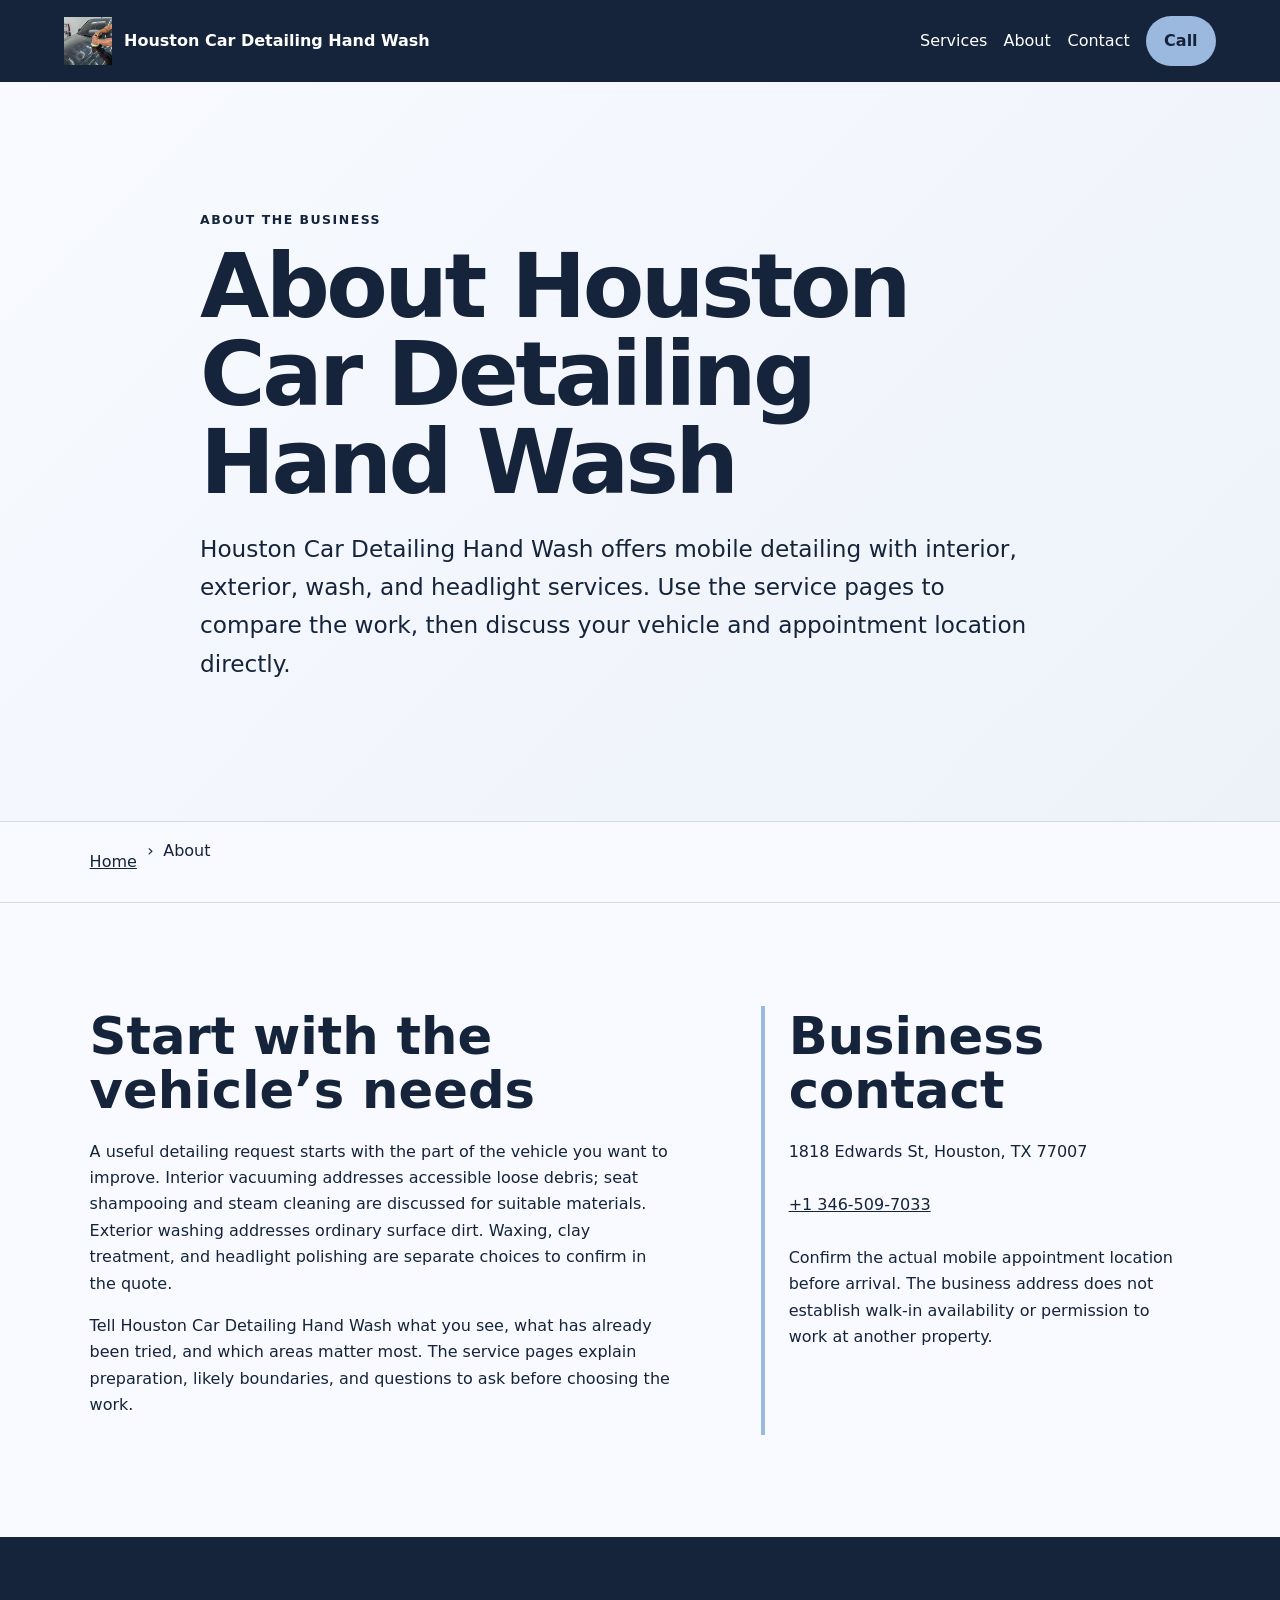
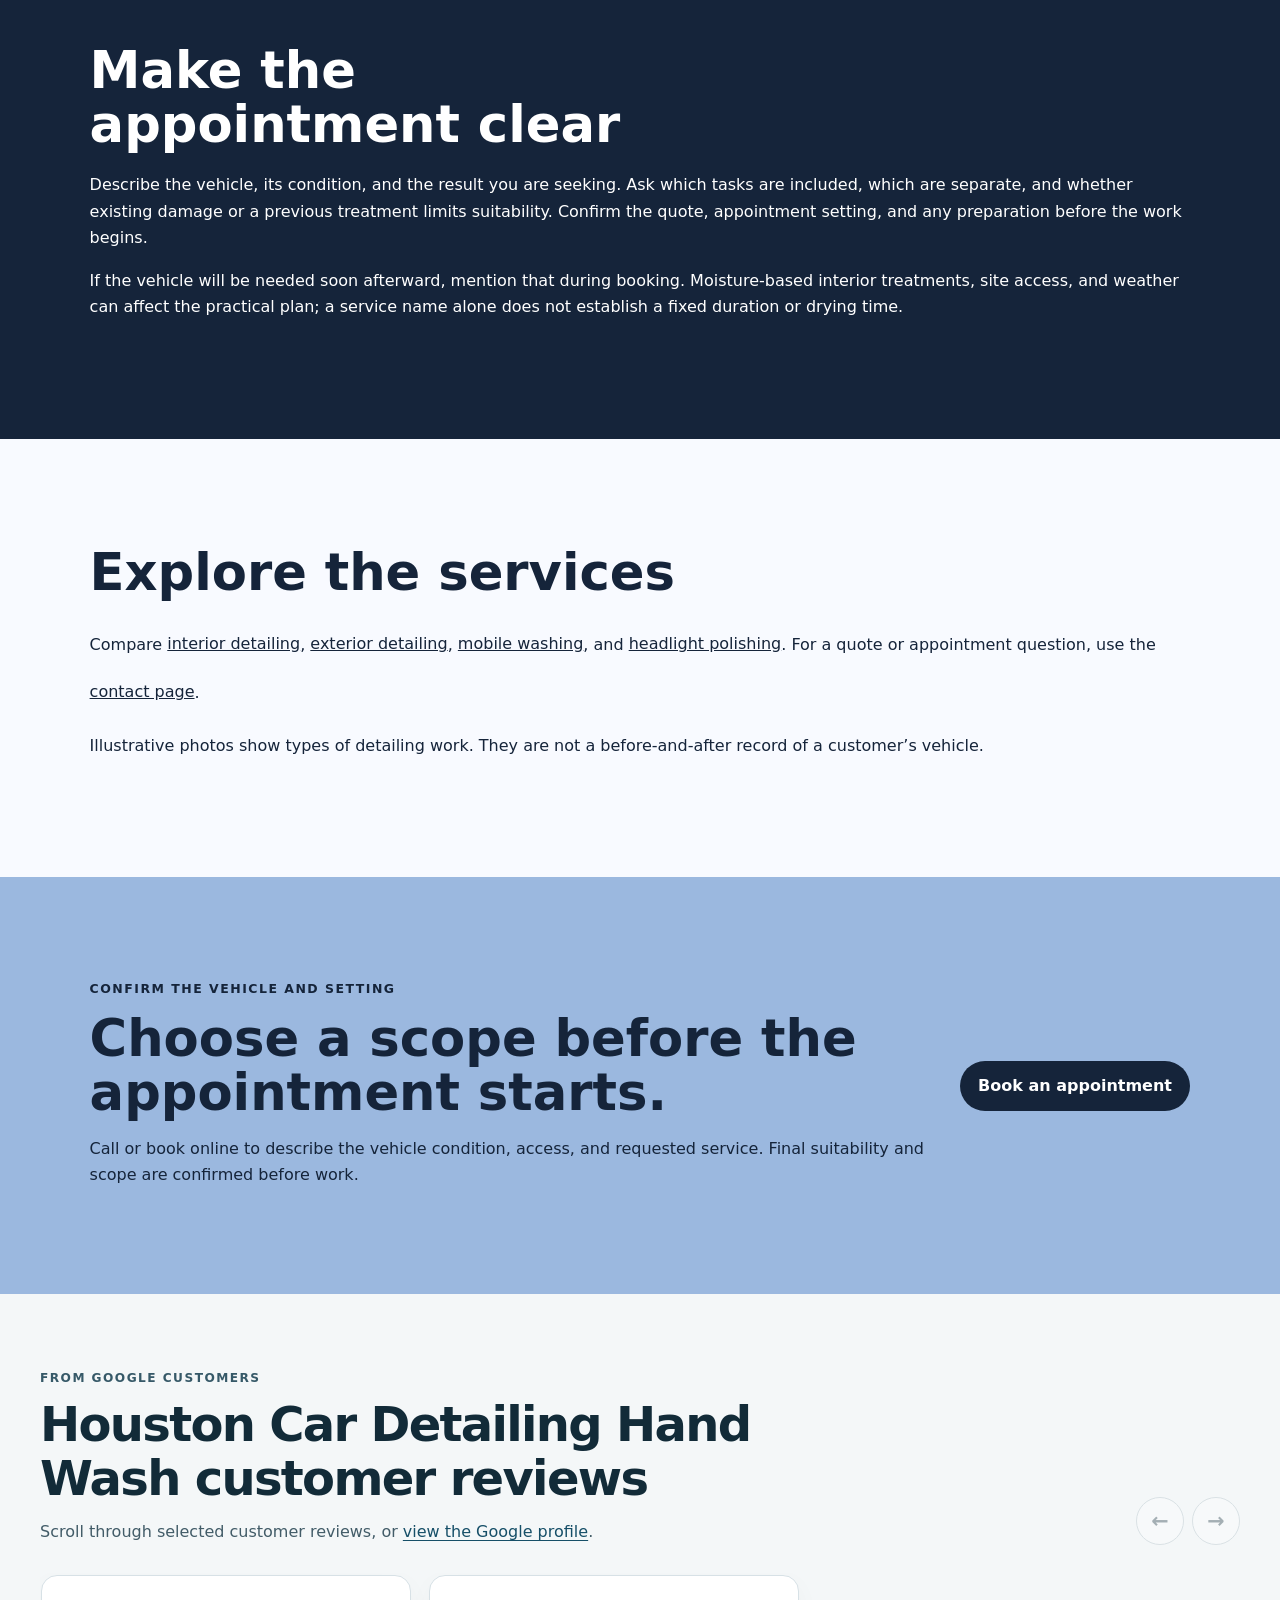
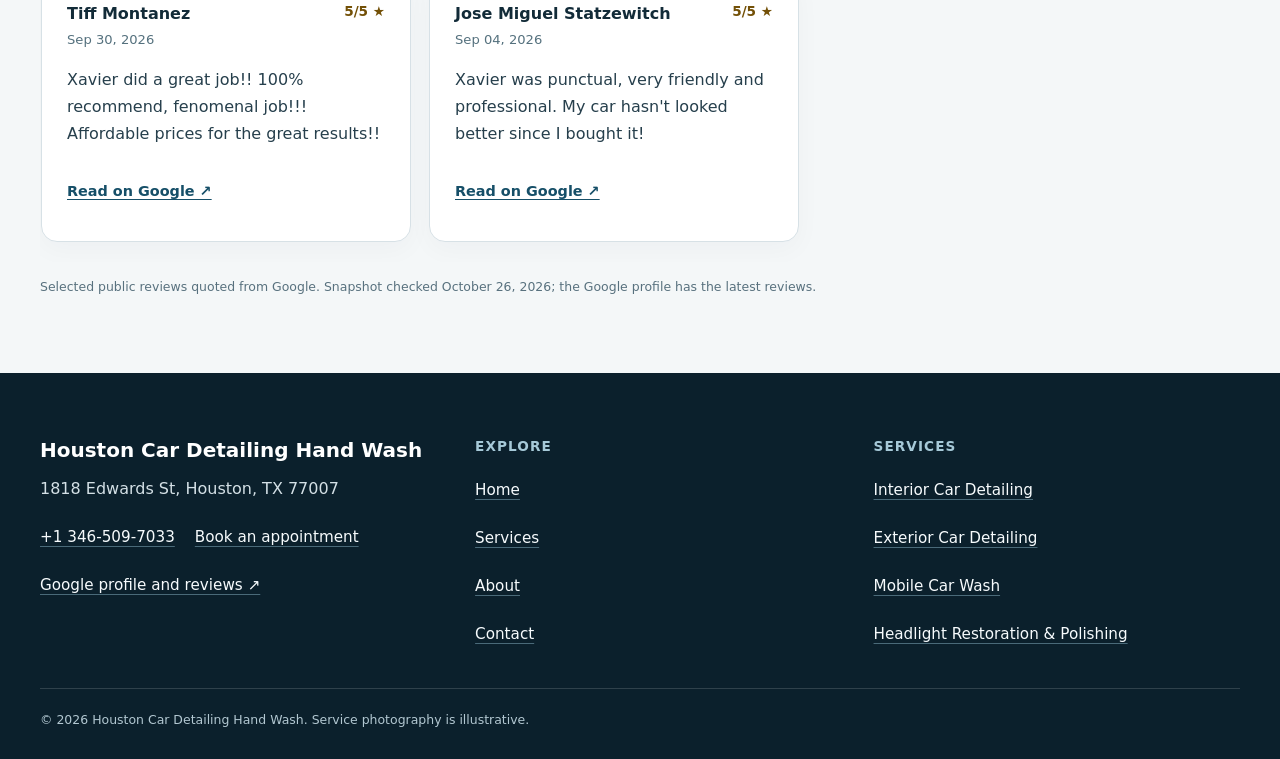
<file: about/index.html>
<!doctype html>
<html lang="en"><head>
  <meta charset="utf-8"><meta name="viewport" content="width=device-width,initial-scale=1">
  <title>About Houston Car Detailing Hand Wash | Houston, TX</title>
  <meta name="description" content="Verified identity, evidence boundaries, and appointment-planning approach for Houston Car Detailing Hand Wash in Houston, TX.">
  <meta name="robots" content="index, follow, max-image-preview:large, max-snippet:-1">
  <link rel="canonical" href="https://houstoncardetailinghandwash.shop/about/">
  <meta property="og:type" content="website"><meta property="og:title" content="About Houston Car Detailing Hand Wash | Houston, TX">
  <meta property="og:description" content="Verified identity, evidence boundaries, and appointment-planning approach for Houston Car Detailing Hand Wash in Houston, TX."><meta property="og:url" content="https://houstoncardetailinghandwash.shop/about/">
  <meta property="og:image" content="https://houstoncardetailinghandwash.shop/assets/hero-polish.jpg"><meta name="twitter:card" content="summary_large_image">
  <link rel="icon" href="/assets/favicon.svg"><link rel="stylesheet" href="/seo-pages.css"><script type="application/ld+json">{
  "@context": "https://schema.org",
  "@graph": [
    {
      "@type": "BreadcrumbList",
      "@id": "https://houstoncardetailinghandwash.shop/about/#breadcrumb",
      "itemListElement": [
        {
          "@type": "ListItem",
          "position": 1,
          "name": "Home",
          "item": "https://houstoncardetailinghandwash.shop/"
        },
        {
          "@type": "ListItem",
          "position": 2,
          "name": "About Houston Car Detailing Hand Wash | Houston, TX",
          "item": "https://houstoncardetailinghandwash.shop/about/"
        }
      ]
    },
    {
      "@type": "WebPage",
      "@id": "https://houstoncardetailinghandwash.shop/about/#webpage",
      "url": "https://houstoncardetailinghandwash.shop/about/",
      "name": "About Houston Car Detailing Hand Wash | Houston, TX",
      "description": "Verified identity, evidence boundaries, and appointment-planning approach for Houston Car Detailing Hand Wash in Houston, TX.",
      "breadcrumb": {
        "@id": "https://houstoncardetailinghandwash.shop/about/#breadcrumb"
      },
      "isPartOf": {
        "@id": "https://houstoncardetailinghandwash.shop/#website"
      },
      "about": {
        "@id": "https://houstoncardetailinghandwash.shop/#business"
      }
    },
    {
      "@type": "ImageObject",
      "@id": "https://houstoncardetailinghandwash.shop/about/#primaryimage",
      "contentUrl": "https://houstoncardetailinghandwash.shop/assets/hero-polish.jpg",
      "caption": "Illustrative detailing artwork for Houston Car Detailing Hand Wash",
      "representativeOfPage": true
    }
  ]
}</script>
<link rel="stylesheet" href="/portfolio-components.css">
</head><body style="--pilot-accent:#9bb8df;--pilot-dark:#15243a;--pilot-paper:#f8faff">
<a class="skip-link" href="#content">Skip to content</a>
<header class="pilot-header"><a class="pilot-brand" href="/"><img src="/assets/hero-polish.jpg" width="48" height="48" alt=""><span>Houston Car Detailing Hand Wash</span></a>
<nav aria-label="Primary navigation"><a href="/services/">Services</a><a href="/about/">About</a><a href="/contact/">Contact</a><a class="pilot-call" href="tel:+13465097033">Call</a></nav></header>
<main id="content"><section class="pilot-hero text-only"><div><p class="eyebrow">About the business</p><h1>About Houston Car Detailing Hand Wash</h1><p class="pilot-answer">Houston Car Detailing Hand Wash offers mobile detailing with interior, exterior, wash, and headlight services. Use the service pages to compare the work, then discuss your vehicle and appointment location directly.</p></div></section><nav class="breadcrumbs" aria-label="Breadcrumb"><a href="/">Home</a><span>›</span><span>About</span></nav>
<section class="pilot-section pilot-grid"><div><h2>Start with the vehicle’s needs</h2><p>A useful detailing request starts with the part of the vehicle you want to improve. Interior vacuuming addresses accessible loose debris; seat shampooing and steam cleaning are discussed for suitable materials. Exterior washing addresses ordinary surface dirt. Waxing, clay treatment, and headlight polishing are separate choices to confirm in the quote.</p><p>Tell Houston Car Detailing Hand Wash what you see, what has already been tried, and which areas matter most. The service pages explain preparation, likely boundaries, and questions to ask before choosing the work.</p></div><aside><h2>Business contact</h2><p>1818 Edwards St, Houston, TX 77007</p><p><a href="tel:+13465097033">+1 346-509-7033</a></p><p>Confirm the actual mobile appointment location before arrival. The business address does not establish walk-in availability or permission to work at another property.</p></aside></section>
<section class="pilot-section tone"><h2>Make the appointment clear</h2><p>Describe the vehicle, its condition, and the result you are seeking. Ask which tasks are included, which are separate, and whether existing damage or a previous treatment limits suitability. Confirm the quote, appointment setting, and any preparation before the work begins.</p><p>If the vehicle will be needed soon afterward, mention that during booking. Moisture-based interior treatments, site access, and weather can affect the practical plan; a service name alone does not establish a fixed duration or drying time.</p></section>
<section class="pilot-section"><h2>Explore the services</h2><p>Compare <a href="/services/interior-car-detailing/">interior detailing</a>, <a href="/services/exterior-car-detailing/">exterior detailing</a>, <a href="/services/mobile-car-wash/">mobile washing</a>, and <a href="/services/headlight-restoration/">headlight polishing</a>. For a quote or appointment question, use the <a href="/contact/">contact page</a>.</p><p>Illustrative photos show types of detailing work. They are not a before-and-after record of a customer’s vehicle.</p></section>
<section class="pilot-cta"><div><p class="eyebrow">Confirm the vehicle and setting</p><h2>Choose a scope before the appointment starts.</h2><p>Call or book online to describe the vehicle condition, access, and requested service. Final suitability and scope are confirmed before work.</p></div><a class="pilot-button" href="/scheduling">Book an appointment</a></section>
<!-- PORTFOLIO-REVIEWS:START --><section class="portfolio-reviews" aria-labelledby="portfolio-reviews-title"><div class="portfolio-reviews__heading"><div><p class="portfolio-reviews__kicker">From Google customers</p><h2 id="portfolio-reviews-title">Houston Car Detailing Hand Wash customer reviews</h2><p class="portfolio-reviews__intro">Scroll through selected customer reviews, or <a href="https://www.google.com/maps?cid=15791454744647510590" target="_blank" rel="noopener noreferrer">view the Google profile</a>.</p></div><div class="portfolio-reviews__controls"><button type="button" data-reviews-prev aria-label="Previous reviews">←</button><button type="button" data-reviews-next aria-label="Next reviews">→</button></div></div><div class="portfolio-reviews__track" role="region" aria-label="Scrollable customer reviews" tabindex="0"><article class="portfolio-review"><div class="portfolio-review__meta"><div><span class="portfolio-review__author">Tiff Montanez</span><time datetime="2026-09-30">Sep 30, 2026</time></div><span class="portfolio-review__rating" aria-label="5 out of 5 stars">5/5 ★</span></div><blockquote><p>Xavier did a great job!! 100% recommend, fenomenal job!!!  Affordable prices for the great results!!</p></blockquote><a class="portfolio-review__source" href="https://www.google.com/maps/reviews/data=!4m8!14m7!1m6!2m5!1sCi9DQUlRQUNvZENodHljRjlvT2tkaVNVSTRSbFZaUTNOdE1HOWZaRmhIV0ZSYVFtYxAB!2m1!1s0x0:0xdb26846c6d5f2a3e!3m1!1s2@1:CAIQACodChtycF9oOkdiSUI4RlVZQ3NtMG9fZFhHWFRaQmc%7C%7C?hl=en-US" target="_blank" rel="noopener noreferrer">Read on Google ↗</a></article><article class="portfolio-review"><div class="portfolio-review__meta"><div><span class="portfolio-review__author">Jose Miguel Statzewitch</span><time datetime="2026-09-04">Sep 04, 2026</time></div><span class="portfolio-review__rating" aria-label="5 out of 5 stars">5/5 ★</span></div><blockquote><p>Xavier was punctual, very friendly and professional. My car hasn&#x27;t looked better since I bought it!</p></blockquote><a class="portfolio-review__source" href="https://www.google.com/maps/reviews/data=!4m8!14m7!1m6!2m5!1sCi9DQUlRQUNvZENodHljRjlvT2kxaFRWSndTbmxQZEVWaFVrZEdiMkpaVDJwTVpYYxAB!2m1!1s0x0:0xdb26846c6d5f2a3e!3m1!1s2@1:CAIQACodChtycF9oOi1hTVJwSnlPdEVhUkdGb2JZT2pMZXc%7C%7C?hl=en-US" target="_blank" rel="noopener noreferrer">Read on Google ↗</a></article></div><p class="portfolio-reviews__note">Selected public reviews quoted from Google. Snapshot checked <time datetime="2026-10-26">October 26, 2026</time>; the Google profile has the latest reviews.</p></section><!-- PORTFOLIO-REVIEWS:END -->
</main><footer class="portfolio-footer"><div class="portfolio-footer__grid"><div><strong class="portfolio-footer__name">Houston Car Detailing Hand Wash</strong><address>1818 Edwards St, Houston, TX 77007</address><div class="portfolio-footer__contact"><a href="tel:+13465097033">+1 346-509-7033</a><a href="/scheduling">Book an appointment</a></div><a href="https://www.google.com/maps?cid=15791454744647510590" target="_blank" rel="noopener noreferrer">Google profile and reviews ↗</a></div><div><h2>Explore</h2><nav aria-label="Footer navigation"><a href="/">Home</a><a href="/services/">Services</a><a href="/about/">About</a><a href="/contact/">Contact</a></nav></div><div><h2>Services</h2><nav aria-label="Service pages"><a href="/services/interior-car-detailing/">Interior Car Detailing</a><a href="/services/exterior-car-detailing/">Exterior Car Detailing</a><a href="/services/mobile-car-wash/">Mobile Car Wash</a><a href="/services/headlight-restoration/">Headlight Restoration &amp; Polishing</a></nav></div></div><p class="portfolio-footer__bottom">© <span id="year">2026</span> Houston Car Detailing Hand Wash. Service photography is illustrative.</p></footer>
<script src="/portfolio-components.js" defer></script>
</body></html>
</file>
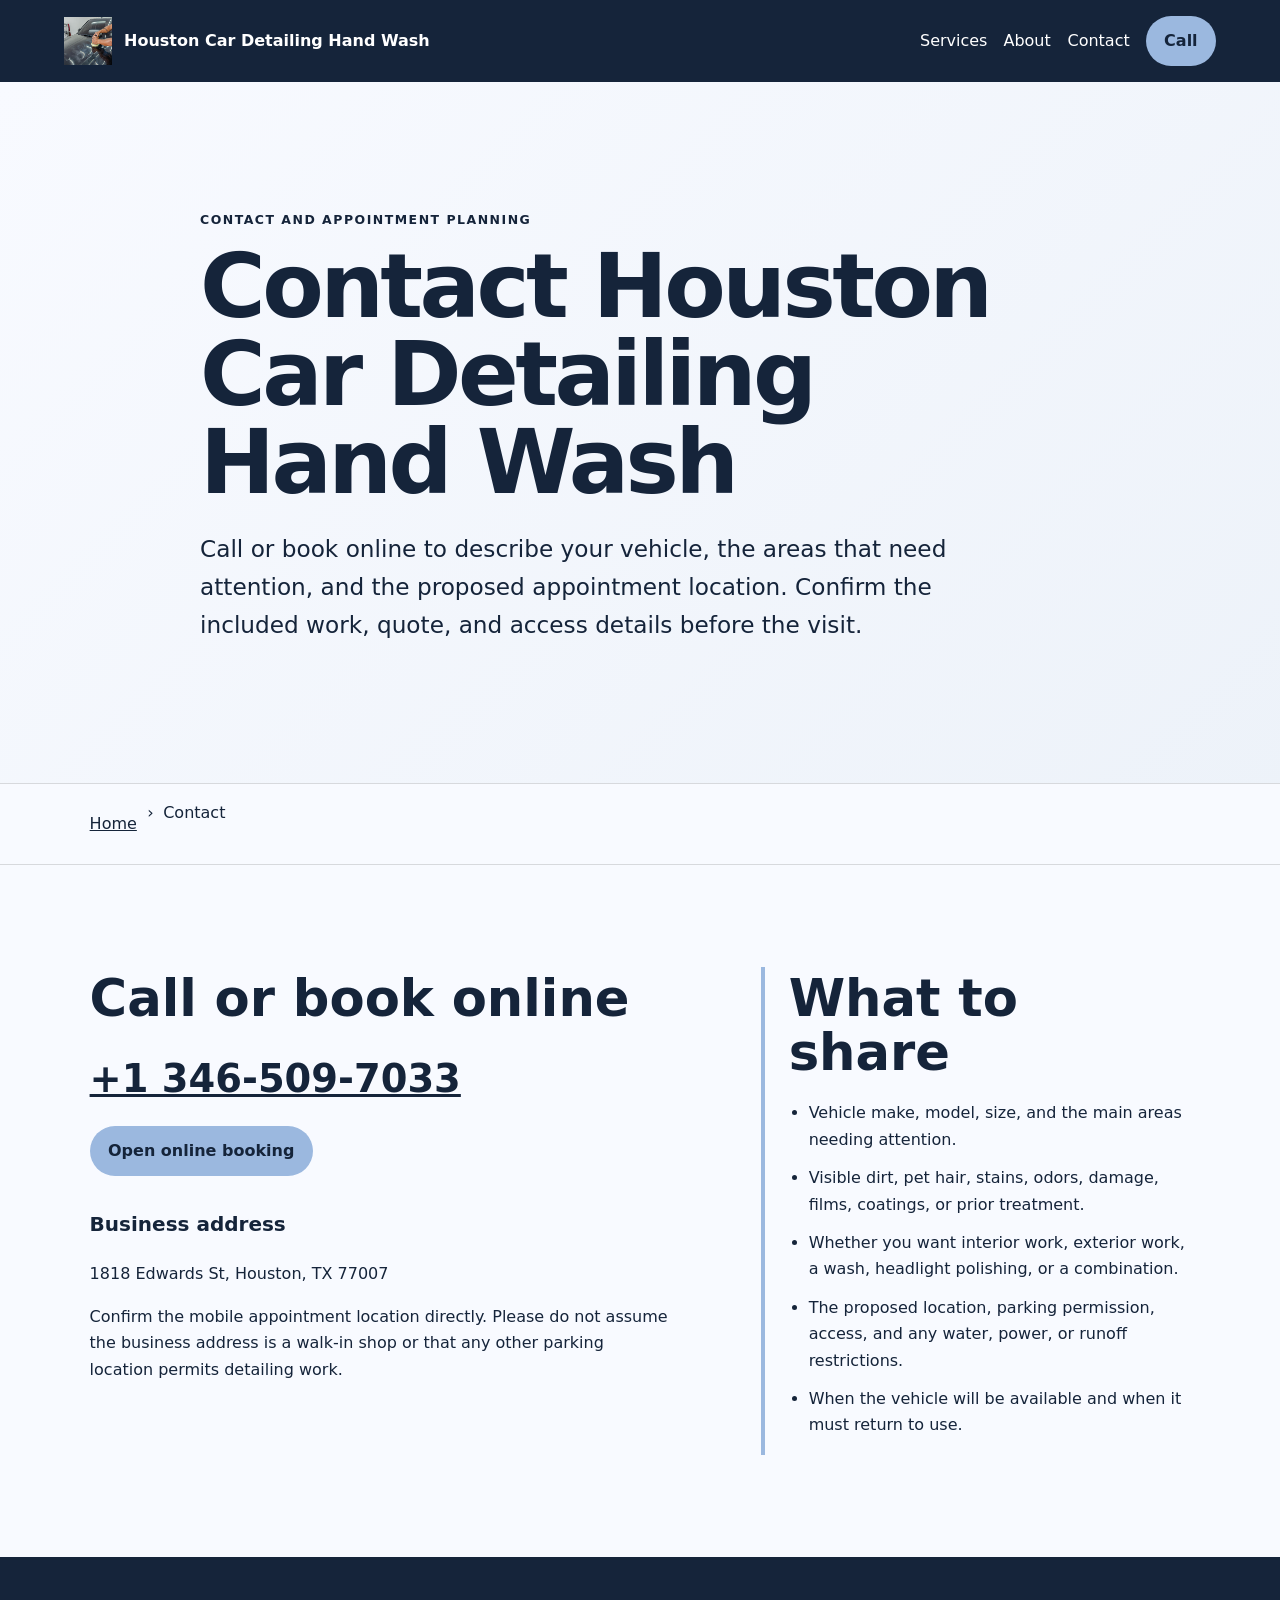
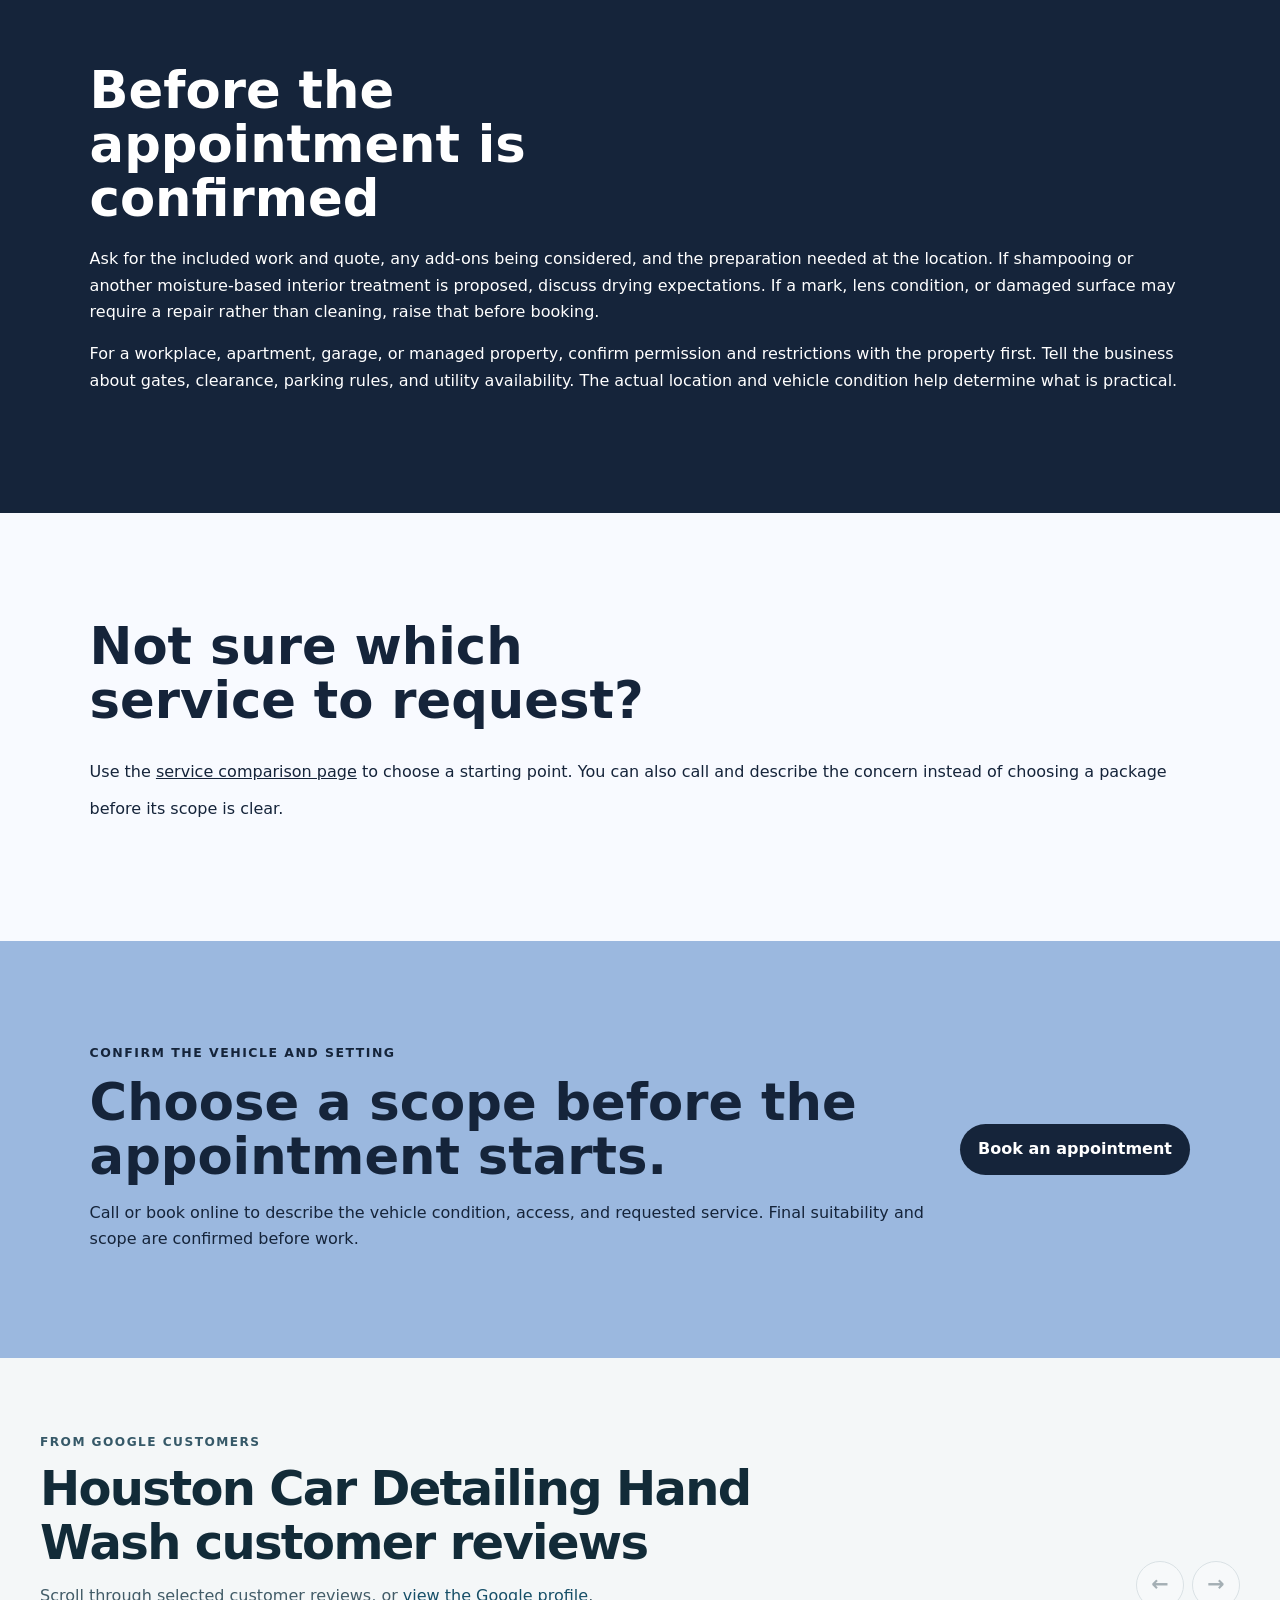
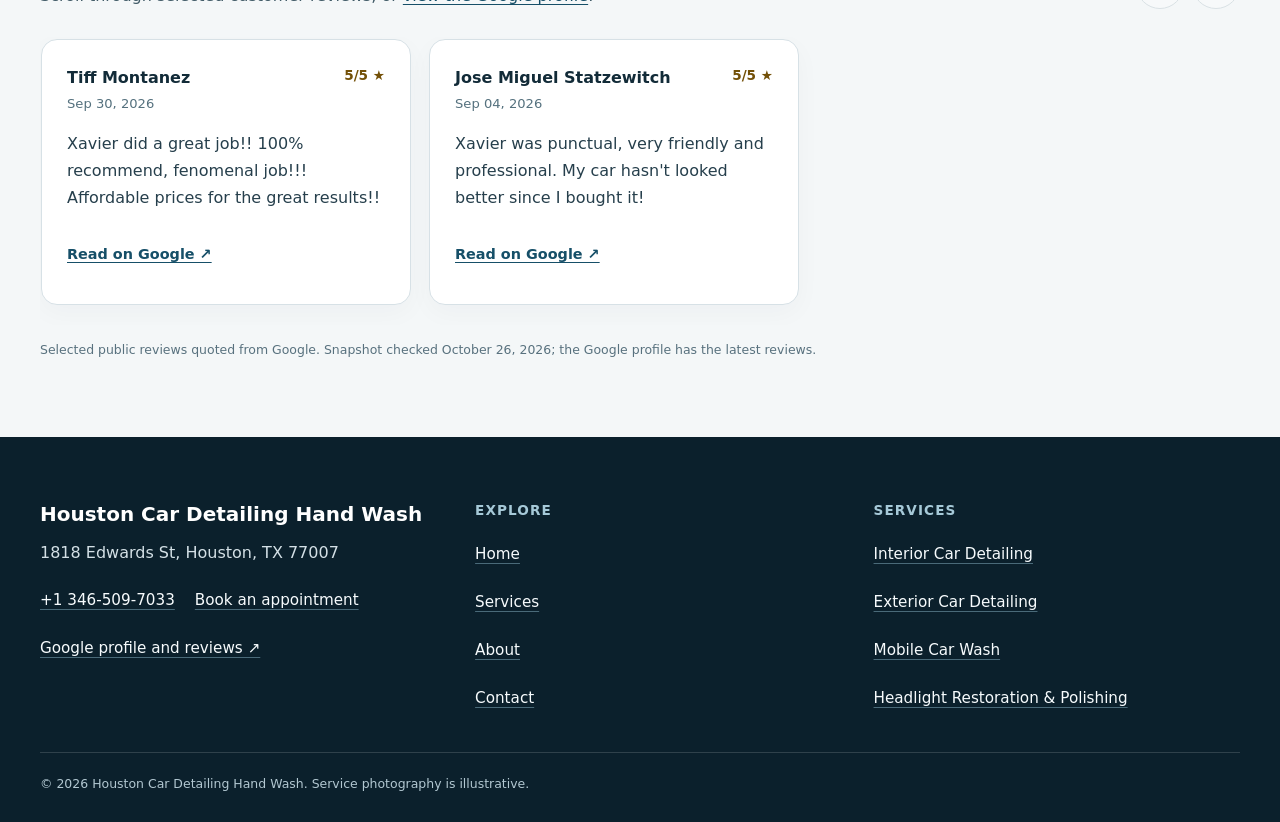
<file: contact/index.html>
<!doctype html>
<html lang="en"><head>
  <meta charset="utf-8"><meta name="viewport" content="width=device-width,initial-scale=1">
  <title>Contact Houston Car Detailing Hand Wash | Houston, TX</title>
  <meta name="description" content="Call or book Houston Car Detailing Hand Wash and confirm vehicle condition, access, and detailing scope in Houston, TX.">
  <meta name="robots" content="index, follow, max-image-preview:large, max-snippet:-1">
  <link rel="canonical" href="https://houstoncardetailinghandwash.shop/contact/">
  <meta property="og:type" content="website"><meta property="og:title" content="Contact Houston Car Detailing Hand Wash | Houston, TX">
  <meta property="og:description" content="Call or book Houston Car Detailing Hand Wash and confirm vehicle condition, access, and detailing scope in Houston, TX."><meta property="og:url" content="https://houstoncardetailinghandwash.shop/contact/">
  <meta property="og:image" content="https://houstoncardetailinghandwash.shop/assets/hero-polish.jpg"><meta name="twitter:card" content="summary_large_image">
  <link rel="icon" href="/assets/favicon.svg"><link rel="stylesheet" href="/seo-pages.css"><script type="application/ld+json">{
  "@context": "https://schema.org",
  "@graph": [
    {
      "@type": "BreadcrumbList",
      "@id": "https://houstoncardetailinghandwash.shop/contact/#breadcrumb",
      "itemListElement": [
        {
          "@type": "ListItem",
          "position": 1,
          "name": "Home",
          "item": "https://houstoncardetailinghandwash.shop/"
        },
        {
          "@type": "ListItem",
          "position": 2,
          "name": "Contact Houston Car Detailing Hand Wash | Houston, TX",
          "item": "https://houstoncardetailinghandwash.shop/contact/"
        }
      ]
    },
    {
      "@type": "WebPage",
      "@id": "https://houstoncardetailinghandwash.shop/contact/#webpage",
      "url": "https://houstoncardetailinghandwash.shop/contact/",
      "name": "Contact Houston Car Detailing Hand Wash | Houston, TX",
      "description": "Call or book Houston Car Detailing Hand Wash and confirm vehicle condition, access, and detailing scope in Houston, TX.",
      "breadcrumb": {
        "@id": "https://houstoncardetailinghandwash.shop/contact/#breadcrumb"
      },
      "isPartOf": {
        "@id": "https://houstoncardetailinghandwash.shop/#website"
      },
      "about": {
        "@id": "https://houstoncardetailinghandwash.shop/#business"
      }
    },
    {
      "@type": "ImageObject",
      "@id": "https://houstoncardetailinghandwash.shop/contact/#primaryimage",
      "contentUrl": "https://houstoncardetailinghandwash.shop/assets/hero-polish.jpg",
      "caption": "Illustrative detailing artwork for Houston Car Detailing Hand Wash",
      "representativeOfPage": true
    }
  ]
}</script>
<link rel="stylesheet" href="/portfolio-components.css">
</head><body style="--pilot-accent:#9bb8df;--pilot-dark:#15243a;--pilot-paper:#f8faff">
<a class="skip-link" href="#content">Skip to content</a>
<header class="pilot-header"><a class="pilot-brand" href="/"><img src="/assets/hero-polish.jpg" width="48" height="48" alt=""><span>Houston Car Detailing Hand Wash</span></a>
<nav aria-label="Primary navigation"><a href="/services/">Services</a><a href="/about/">About</a><a href="/contact/">Contact</a><a class="pilot-call" href="tel:+13465097033">Call</a></nav></header>
<main id="content"><section class="pilot-hero text-only"><div><p class="eyebrow">Contact and appointment planning</p><h1>Contact Houston Car Detailing Hand Wash</h1><p class="pilot-answer">Call or book online to describe your vehicle, the areas that need attention, and the proposed appointment location. Confirm the included work, quote, and access details before the visit.</p></div></section><nav class="breadcrumbs" aria-label="Breadcrumb"><a href="/">Home</a><span>›</span><span>Contact</span></nav>
<section class="pilot-section pilot-grid"><div><h2>Call or book online</h2><p><a class="large-link" href="tel:+13465097033">+1 346-509-7033</a></p><p><a class="pilot-button" href="/scheduling">Open online booking</a></p><h3>Business address</h3><p>1818 Edwards St, Houston, TX 77007</p><p>Confirm the mobile appointment location directly. Please do not assume the business address is a walk-in shop or that any other parking location permits detailing work.</p></div><aside><h2>What to share</h2><ul class="checklist"><li>Vehicle make, model, size, and the main areas needing attention.</li><li>Visible dirt, pet hair, stains, odors, damage, films, coatings, or prior treatment.</li><li>Whether you want interior work, exterior work, a wash, headlight polishing, or a combination.</li><li>The proposed location, parking permission, access, and any water, power, or runoff restrictions.</li><li>When the vehicle will be available and when it must return to use.</li></ul></aside></section>
<section class="pilot-section tone"><h2>Before the appointment is confirmed</h2><p>Ask for the included work and quote, any add-ons being considered, and the preparation needed at the location. If shampooing or another moisture-based interior treatment is proposed, discuss drying expectations. If a mark, lens condition, or damaged surface may require a repair rather than cleaning, raise that before booking.</p><p>For a workplace, apartment, garage, or managed property, confirm permission and restrictions with the property first. Tell the business about gates, clearance, parking rules, and utility availability. The actual location and vehicle condition help determine what is practical.</p></section>
<section class="pilot-section"><h2>Not sure which service to request?</h2><p>Use the <a href="/services/">service comparison page</a> to choose a starting point. You can also call and describe the concern instead of choosing a package before its scope is clear.</p></section>
<section class="pilot-cta"><div><p class="eyebrow">Confirm the vehicle and setting</p><h2>Choose a scope before the appointment starts.</h2><p>Call or book online to describe the vehicle condition, access, and requested service. Final suitability and scope are confirmed before work.</p></div><a class="pilot-button" href="/scheduling">Book an appointment</a></section>
<!-- PORTFOLIO-REVIEWS:START --><section class="portfolio-reviews" aria-labelledby="portfolio-reviews-title"><div class="portfolio-reviews__heading"><div><p class="portfolio-reviews__kicker">From Google customers</p><h2 id="portfolio-reviews-title">Houston Car Detailing Hand Wash customer reviews</h2><p class="portfolio-reviews__intro">Scroll through selected customer reviews, or <a href="https://www.google.com/maps?cid=15791454744647510590" target="_blank" rel="noopener noreferrer">view the Google profile</a>.</p></div><div class="portfolio-reviews__controls"><button type="button" data-reviews-prev aria-label="Previous reviews">←</button><button type="button" data-reviews-next aria-label="Next reviews">→</button></div></div><div class="portfolio-reviews__track" role="region" aria-label="Scrollable customer reviews" tabindex="0"><article class="portfolio-review"><div class="portfolio-review__meta"><div><span class="portfolio-review__author">Tiff Montanez</span><time datetime="2026-09-30">Sep 30, 2026</time></div><span class="portfolio-review__rating" aria-label="5 out of 5 stars">5/5 ★</span></div><blockquote><p>Xavier did a great job!! 100% recommend, fenomenal job!!!  Affordable prices for the great results!!</p></blockquote><a class="portfolio-review__source" href="https://www.google.com/maps/reviews/data=!4m8!14m7!1m6!2m5!1sCi9DQUlRQUNvZENodHljRjlvT2tkaVNVSTRSbFZaUTNOdE1HOWZaRmhIV0ZSYVFtYxAB!2m1!1s0x0:0xdb26846c6d5f2a3e!3m1!1s2@1:CAIQACodChtycF9oOkdiSUI4RlVZQ3NtMG9fZFhHWFRaQmc%7C%7C?hl=en-US" target="_blank" rel="noopener noreferrer">Read on Google ↗</a></article><article class="portfolio-review"><div class="portfolio-review__meta"><div><span class="portfolio-review__author">Jose Miguel Statzewitch</span><time datetime="2026-09-04">Sep 04, 2026</time></div><span class="portfolio-review__rating" aria-label="5 out of 5 stars">5/5 ★</span></div><blockquote><p>Xavier was punctual, very friendly and professional. My car hasn&#x27;t looked better since I bought it!</p></blockquote><a class="portfolio-review__source" href="https://www.google.com/maps/reviews/data=!4m8!14m7!1m6!2m5!1sCi9DQUlRQUNvZENodHljRjlvT2kxaFRWSndTbmxQZEVWaFVrZEdiMkpaVDJwTVpYYxAB!2m1!1s0x0:0xdb26846c6d5f2a3e!3m1!1s2@1:CAIQACodChtycF9oOi1hTVJwSnlPdEVhUkdGb2JZT2pMZXc%7C%7C?hl=en-US" target="_blank" rel="noopener noreferrer">Read on Google ↗</a></article></div><p class="portfolio-reviews__note">Selected public reviews quoted from Google. Snapshot checked <time datetime="2026-10-26">October 26, 2026</time>; the Google profile has the latest reviews.</p></section><!-- PORTFOLIO-REVIEWS:END -->
</main><footer class="portfolio-footer"><div class="portfolio-footer__grid"><div><strong class="portfolio-footer__name">Houston Car Detailing Hand Wash</strong><address>1818 Edwards St, Houston, TX 77007</address><div class="portfolio-footer__contact"><a href="tel:+13465097033">+1 346-509-7033</a><a href="/scheduling">Book an appointment</a></div><a href="https://www.google.com/maps?cid=15791454744647510590" target="_blank" rel="noopener noreferrer">Google profile and reviews ↗</a></div><div><h2>Explore</h2><nav aria-label="Footer navigation"><a href="/">Home</a><a href="/services/">Services</a><a href="/about/">About</a><a href="/contact/">Contact</a></nav></div><div><h2>Services</h2><nav aria-label="Service pages"><a href="/services/interior-car-detailing/">Interior Car Detailing</a><a href="/services/exterior-car-detailing/">Exterior Car Detailing</a><a href="/services/mobile-car-wash/">Mobile Car Wash</a><a href="/services/headlight-restoration/">Headlight Restoration &amp; Polishing</a></nav></div></div><p class="portfolio-footer__bottom">© <span id="year">2026</span> Houston Car Detailing Hand Wash. Service photography is illustrative.</p></footer>
<script src="/portfolio-components.js" defer></script>
</body></html>
</file>
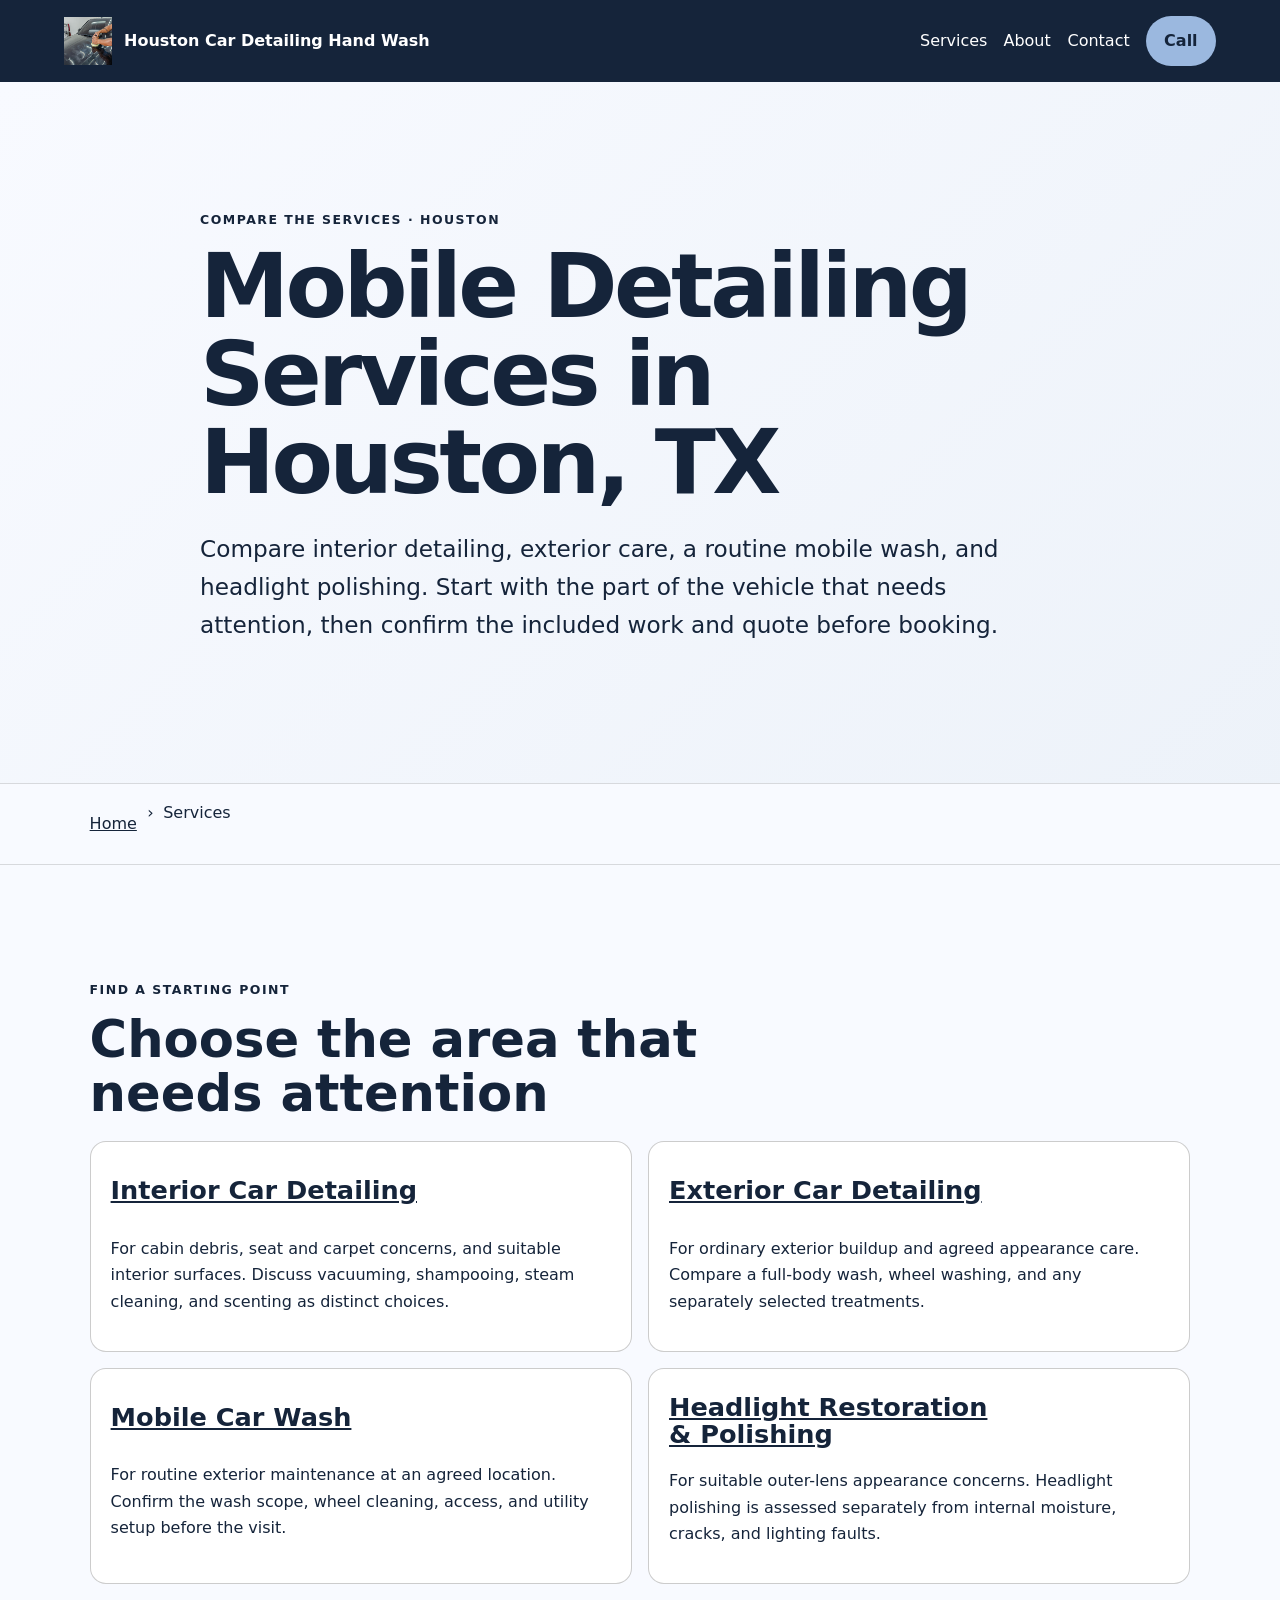
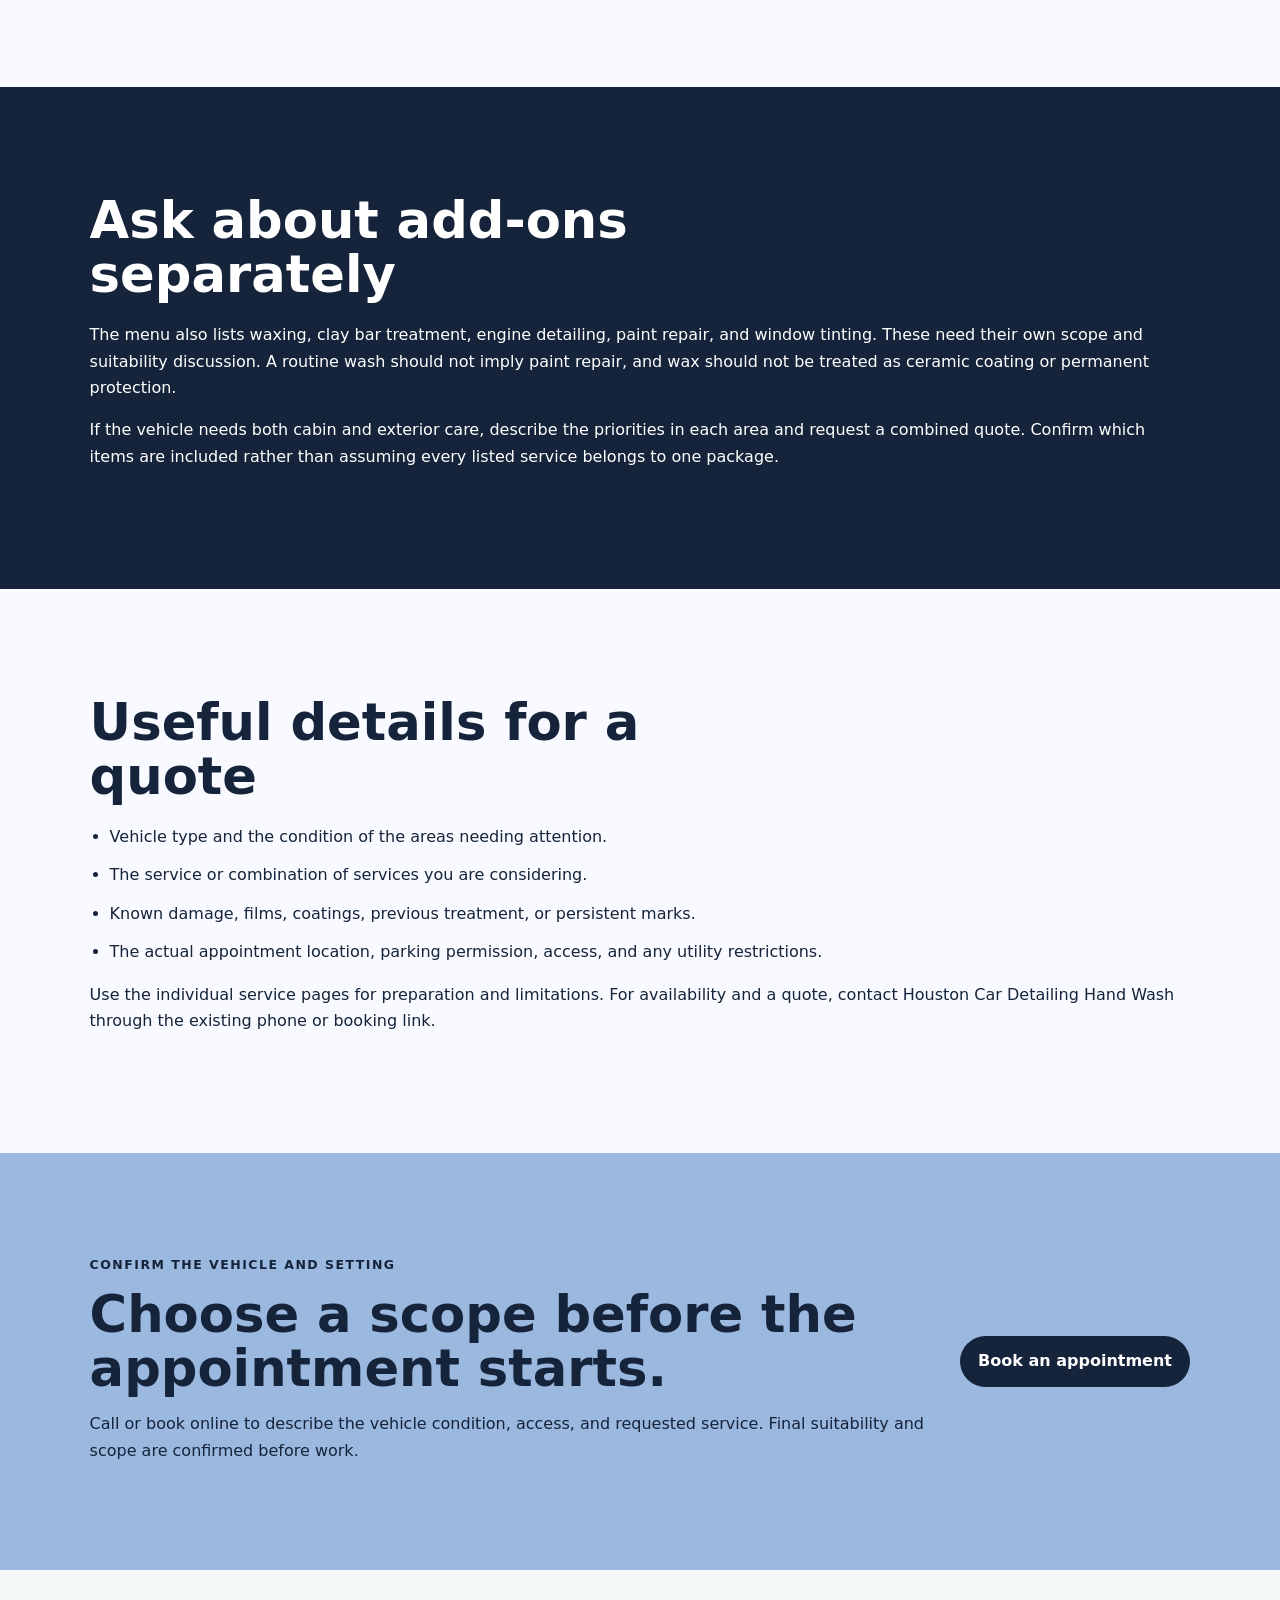
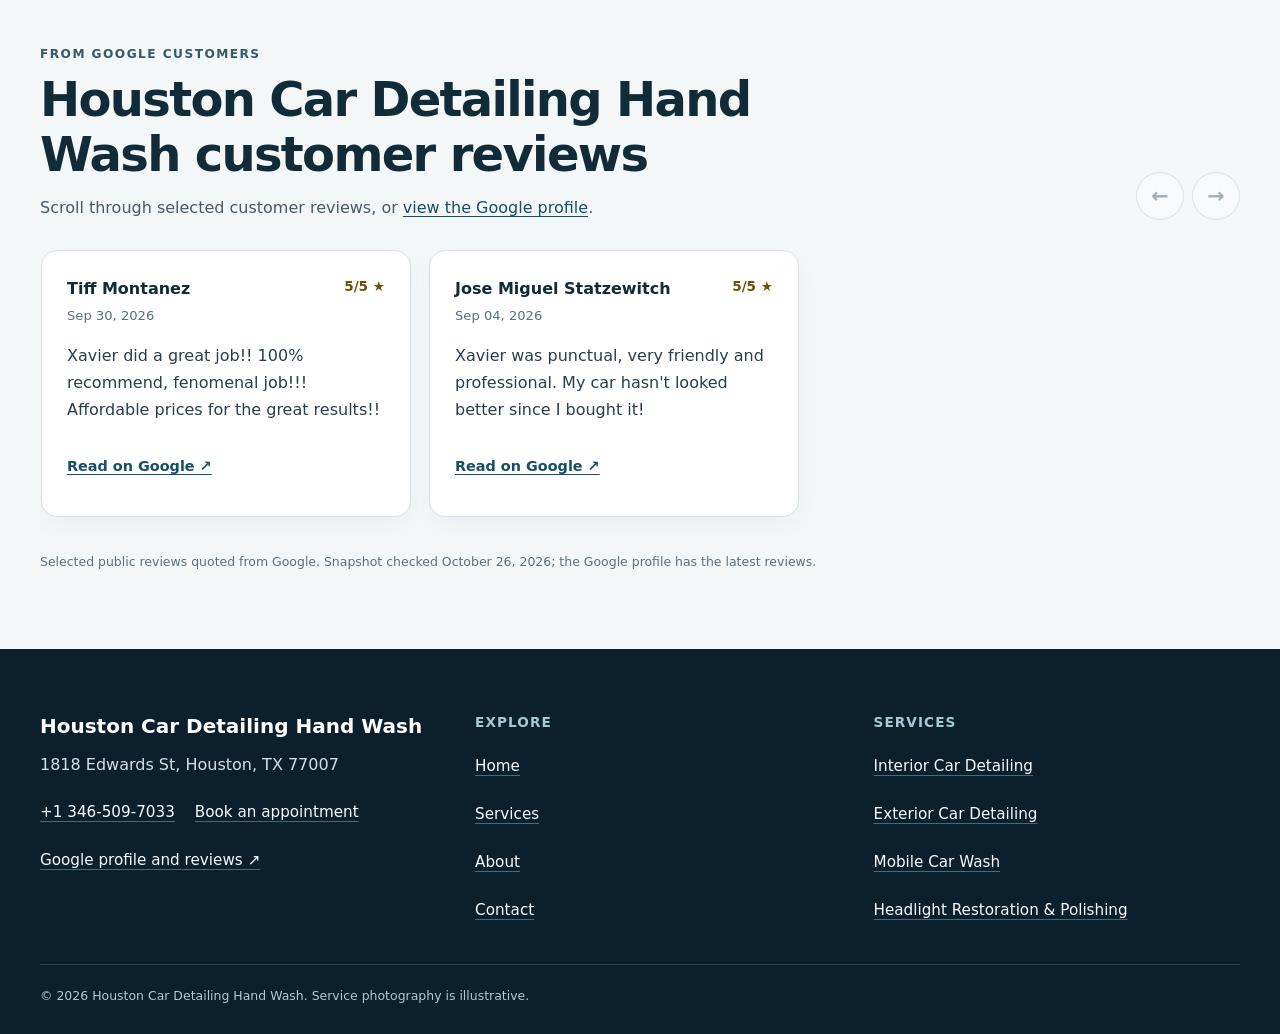
<file: services/index.html>
<!doctype html>
<html lang="en"><head>
  <meta charset="utf-8"><meta name="viewport" content="width=device-width,initial-scale=1">
  <title>Mobile Detailing Services in Houston, TX | Houston Car Detailing Hand Wash</title>
  <meta name="description" content="Compare documented mobile detailing choices from Houston Car Detailing Hand Wash in Houston, TX, including preparation, access, and scope boundaries.">
  <meta name="robots" content="index, follow, max-image-preview:large, max-snippet:-1">
  <link rel="canonical" href="https://houstoncardetailinghandwash.shop/services/">
  <meta property="og:type" content="website"><meta property="og:title" content="Mobile Detailing Services in Houston, TX | Houston Car Detailing Hand Wash">
  <meta property="og:description" content="Compare documented mobile detailing choices from Houston Car Detailing Hand Wash in Houston, TX, including preparation, access, and scope boundaries."><meta property="og:url" content="https://houstoncardetailinghandwash.shop/services/">
  <meta property="og:image" content="https://houstoncardetailinghandwash.shop/assets/hero-polish.jpg"><meta name="twitter:card" content="summary_large_image">
  <link rel="icon" href="/assets/favicon.svg"><link rel="stylesheet" href="/seo-pages.css"><script type="application/ld+json">{
  "@context": "https://schema.org",
  "@graph": [
    {
      "@type": "BreadcrumbList",
      "@id": "https://houstoncardetailinghandwash.shop/services/#breadcrumb",
      "itemListElement": [
        {
          "@type": "ListItem",
          "position": 1,
          "name": "Home",
          "item": "https://houstoncardetailinghandwash.shop/"
        },
        {
          "@type": "ListItem",
          "position": 2,
          "name": "Services",
          "item": "https://houstoncardetailinghandwash.shop/services/"
        }
      ]
    },
    {
      "@type": "WebPage",
      "@id": "https://houstoncardetailinghandwash.shop/services/#webpage",
      "url": "https://houstoncardetailinghandwash.shop/services/",
      "name": "Mobile Detailing Services in Houston, TX | Houston Car Detailing Hand Wash",
      "description": "Compare documented mobile detailing choices from Houston Car Detailing Hand Wash in Houston, TX, including preparation, access, and scope boundaries.",
      "breadcrumb": {
        "@id": "https://houstoncardetailinghandwash.shop/services/#breadcrumb"
      },
      "isPartOf": {
        "@id": "https://houstoncardetailinghandwash.shop/#website"
      },
      "about": {
        "@id": "https://houstoncardetailinghandwash.shop/#business"
      }
    },
    {
      "@type": "ImageObject",
      "@id": "https://houstoncardetailinghandwash.shop/services/#primaryimage",
      "contentUrl": "https://houstoncardetailinghandwash.shop/assets/hero-polish.jpg",
      "caption": "Illustrative detailing artwork for Houston Car Detailing Hand Wash",
      "representativeOfPage": true
    }
  ]
}</script>
<link rel="stylesheet" href="/portfolio-components.css">
</head><body style="--pilot-accent:#9bb8df;--pilot-dark:#15243a;--pilot-paper:#f8faff">
<a class="skip-link" href="#content">Skip to content</a>
<header class="pilot-header"><a class="pilot-brand" href="/"><img src="/assets/hero-polish.jpg" width="48" height="48" alt=""><span>Houston Car Detailing Hand Wash</span></a>
<nav aria-label="Primary navigation"><a href="/services/">Services</a><a href="/about/">About</a><a href="/contact/">Contact</a><a class="pilot-call" href="tel:+13465097033">Call</a></nav></header>
<main id="content"><section class="pilot-hero text-only"><div><p class="eyebrow">Compare the services · Houston</p><h1>Mobile Detailing Services in Houston, TX</h1><p class="pilot-answer">Compare interior detailing, exterior care, a routine mobile wash, and headlight polishing. Start with the part of the vehicle that needs attention, then confirm the included work and quote before booking.</p></div></section>
<nav class="breadcrumbs" aria-label="Breadcrumb"><a href="/">Home</a><span>›</span><span>Services</span></nav>
<section class="pilot-section"><p class="eyebrow">Find a starting point</p><h2>Choose the area that needs attention</h2><div class="service-cards"><article><h2><a href="/services/interior-car-detailing/">Interior Car Detailing</a></h2><p>For cabin debris, seat and carpet concerns, and suitable interior surfaces. Discuss vacuuming, shampooing, steam cleaning, and scenting as distinct choices.</p></article><article><h2><a href="/services/exterior-car-detailing/">Exterior Car Detailing</a></h2><p>For ordinary exterior buildup and agreed appearance care. Compare a full-body wash, wheel washing, and any separately selected treatments.</p></article><article><h2><a href="/services/mobile-car-wash/">Mobile Car Wash</a></h2><p>For routine exterior maintenance at an agreed location. Confirm the wash scope, wheel cleaning, access, and utility setup before the visit.</p></article><article><h2><a href="/services/headlight-restoration/">Headlight Restoration &amp; Polishing</a></h2><p>For suitable outer-lens appearance concerns. Headlight polishing is assessed separately from internal moisture, cracks, and lighting faults.</p></article></div></section>
<section class="pilot-section tone"><h2>Ask about add-ons separately</h2><p>The menu also lists waxing, clay bar treatment, engine detailing, paint repair, and window tinting. These need their own scope and suitability discussion. A routine wash should not imply paint repair, and wax should not be treated as ceramic coating or permanent protection.</p><p>If the vehicle needs both cabin and exterior care, describe the priorities in each area and request a combined quote. Confirm which items are included rather than assuming every listed service belongs to one package.</p></section>
<section class="pilot-section"><h2>Useful details for a quote</h2><ul class="checklist"><li>Vehicle type and the condition of the areas needing attention.</li><li>The service or combination of services you are considering.</li><li>Known damage, films, coatings, previous treatment, or persistent marks.</li><li>The actual appointment location, parking permission, access, and any utility restrictions.</li></ul><p>Use the individual service pages for preparation and limitations. For availability and a quote, contact Houston Car Detailing Hand Wash through the existing phone or booking link.</p></section>
<section class="pilot-cta"><div><p class="eyebrow">Confirm the vehicle and setting</p><h2>Choose a scope before the appointment starts.</h2><p>Call or book online to describe the vehicle condition, access, and requested service. Final suitability and scope are confirmed before work.</p></div><a class="pilot-button" href="/scheduling">Book an appointment</a></section>
<!-- PORTFOLIO-REVIEWS:START --><section class="portfolio-reviews" aria-labelledby="portfolio-reviews-title"><div class="portfolio-reviews__heading"><div><p class="portfolio-reviews__kicker">From Google customers</p><h2 id="portfolio-reviews-title">Houston Car Detailing Hand Wash customer reviews</h2><p class="portfolio-reviews__intro">Scroll through selected customer reviews, or <a href="https://www.google.com/maps?cid=15791454744647510590" target="_blank" rel="noopener noreferrer">view the Google profile</a>.</p></div><div class="portfolio-reviews__controls"><button type="button" data-reviews-prev aria-label="Previous reviews">←</button><button type="button" data-reviews-next aria-label="Next reviews">→</button></div></div><div class="portfolio-reviews__track" role="region" aria-label="Scrollable customer reviews" tabindex="0"><article class="portfolio-review"><div class="portfolio-review__meta"><div><span class="portfolio-review__author">Tiff Montanez</span><time datetime="2026-09-30">Sep 30, 2026</time></div><span class="portfolio-review__rating" aria-label="5 out of 5 stars">5/5 ★</span></div><blockquote><p>Xavier did a great job!! 100% recommend, fenomenal job!!!  Affordable prices for the great results!!</p></blockquote><a class="portfolio-review__source" href="https://www.google.com/maps/reviews/data=!4m8!14m7!1m6!2m5!1sCi9DQUlRQUNvZENodHljRjlvT2tkaVNVSTRSbFZaUTNOdE1HOWZaRmhIV0ZSYVFtYxAB!2m1!1s0x0:0xdb26846c6d5f2a3e!3m1!1s2@1:CAIQACodChtycF9oOkdiSUI4RlVZQ3NtMG9fZFhHWFRaQmc%7C%7C?hl=en-US" target="_blank" rel="noopener noreferrer">Read on Google ↗</a></article><article class="portfolio-review"><div class="portfolio-review__meta"><div><span class="portfolio-review__author">Jose Miguel Statzewitch</span><time datetime="2026-09-04">Sep 04, 2026</time></div><span class="portfolio-review__rating" aria-label="5 out of 5 stars">5/5 ★</span></div><blockquote><p>Xavier was punctual, very friendly and professional. My car hasn&#x27;t looked better since I bought it!</p></blockquote><a class="portfolio-review__source" href="https://www.google.com/maps/reviews/data=!4m8!14m7!1m6!2m5!1sCi9DQUlRQUNvZENodHljRjlvT2kxaFRWSndTbmxQZEVWaFVrZEdiMkpaVDJwTVpYYxAB!2m1!1s0x0:0xdb26846c6d5f2a3e!3m1!1s2@1:CAIQACodChtycF9oOi1hTVJwSnlPdEVhUkdGb2JZT2pMZXc%7C%7C?hl=en-US" target="_blank" rel="noopener noreferrer">Read on Google ↗</a></article></div><p class="portfolio-reviews__note">Selected public reviews quoted from Google. Snapshot checked <time datetime="2026-10-26">October 26, 2026</time>; the Google profile has the latest reviews.</p></section><!-- PORTFOLIO-REVIEWS:END -->
</main><footer class="portfolio-footer"><div class="portfolio-footer__grid"><div><strong class="portfolio-footer__name">Houston Car Detailing Hand Wash</strong><address>1818 Edwards St, Houston, TX 77007</address><div class="portfolio-footer__contact"><a href="tel:+13465097033">+1 346-509-7033</a><a href="/scheduling">Book an appointment</a></div><a href="https://www.google.com/maps?cid=15791454744647510590" target="_blank" rel="noopener noreferrer">Google profile and reviews ↗</a></div><div><h2>Explore</h2><nav aria-label="Footer navigation"><a href="/">Home</a><a href="/services/">Services</a><a href="/about/">About</a><a href="/contact/">Contact</a></nav></div><div><h2>Services</h2><nav aria-label="Service pages"><a href="/services/interior-car-detailing/">Interior Car Detailing</a><a href="/services/exterior-car-detailing/">Exterior Car Detailing</a><a href="/services/mobile-car-wash/">Mobile Car Wash</a><a href="/services/headlight-restoration/">Headlight Restoration &amp; Polishing</a></nav></div></div><p class="portfolio-footer__bottom">© <span id="year">2026</span> Houston Car Detailing Hand Wash. Service photography is illustrative.</p></footer>
<script src="/portfolio-components.js" defer></script>
</body></html>
</file>
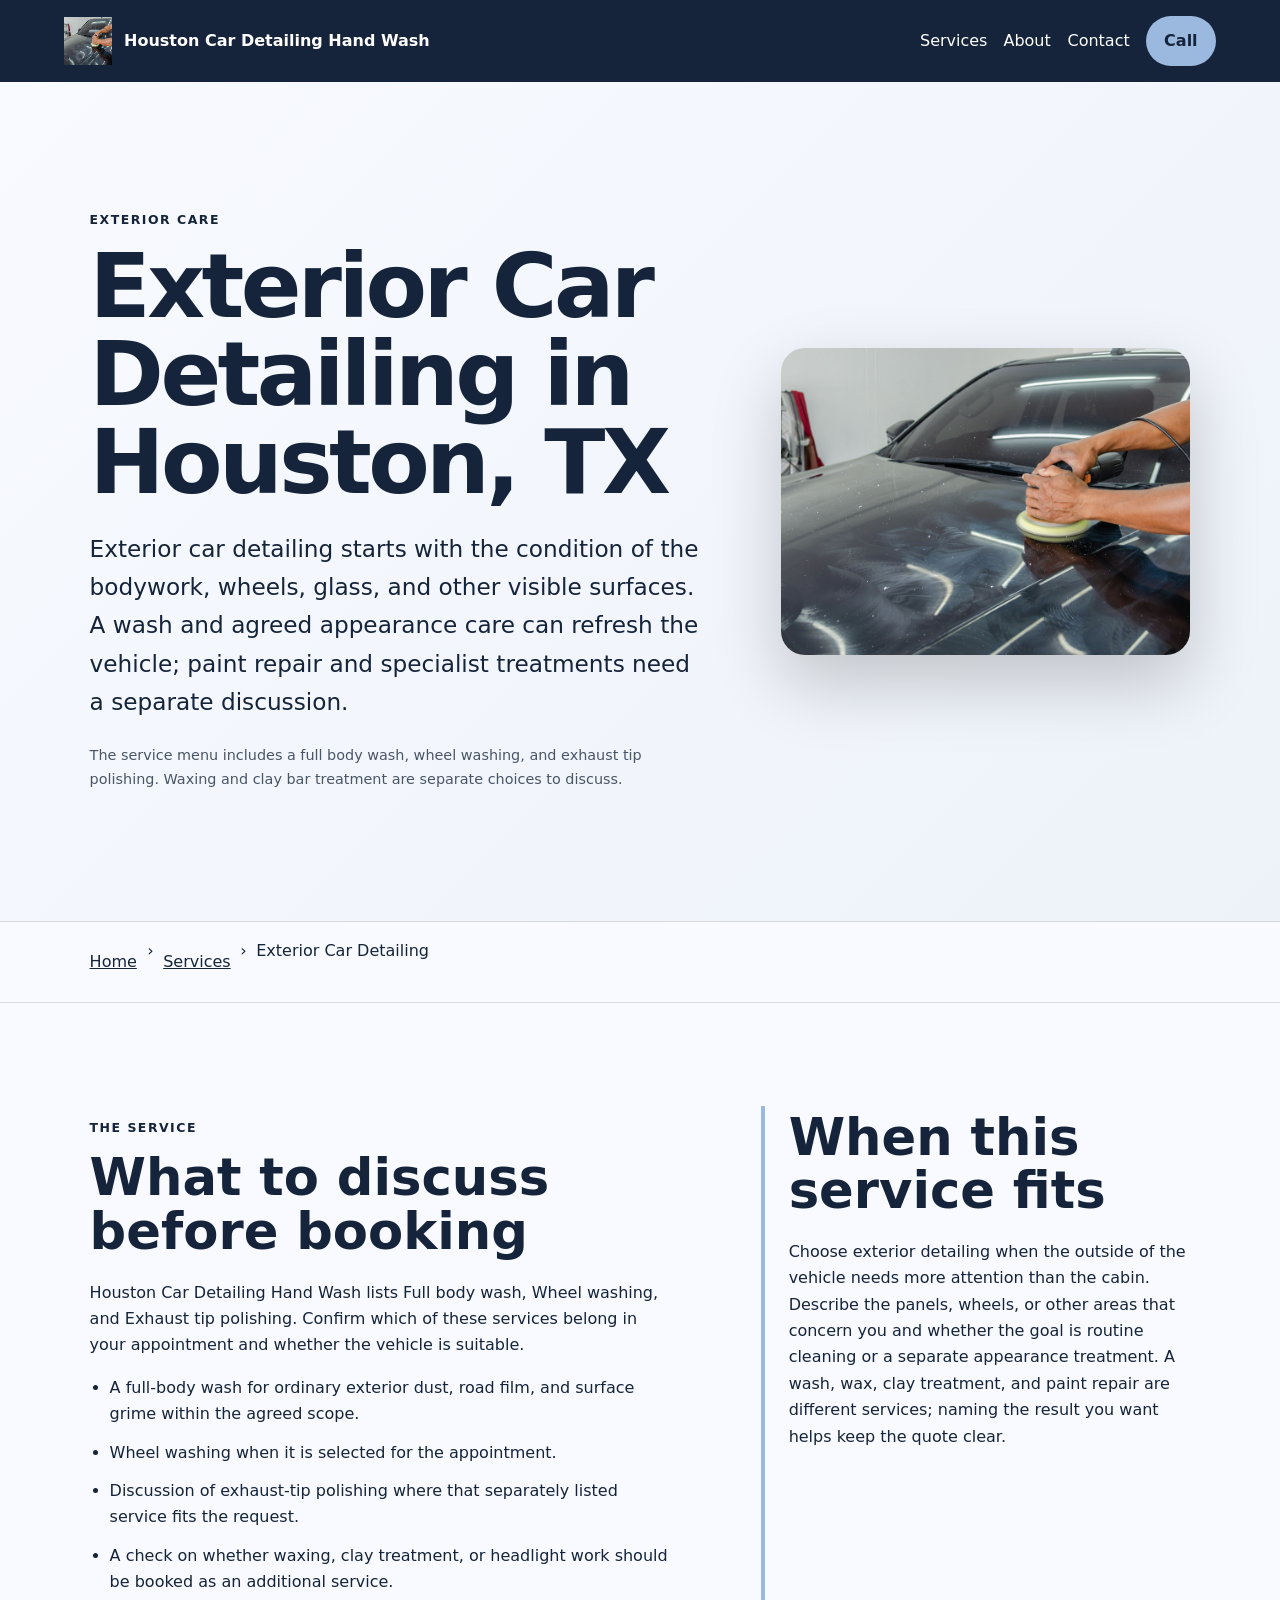
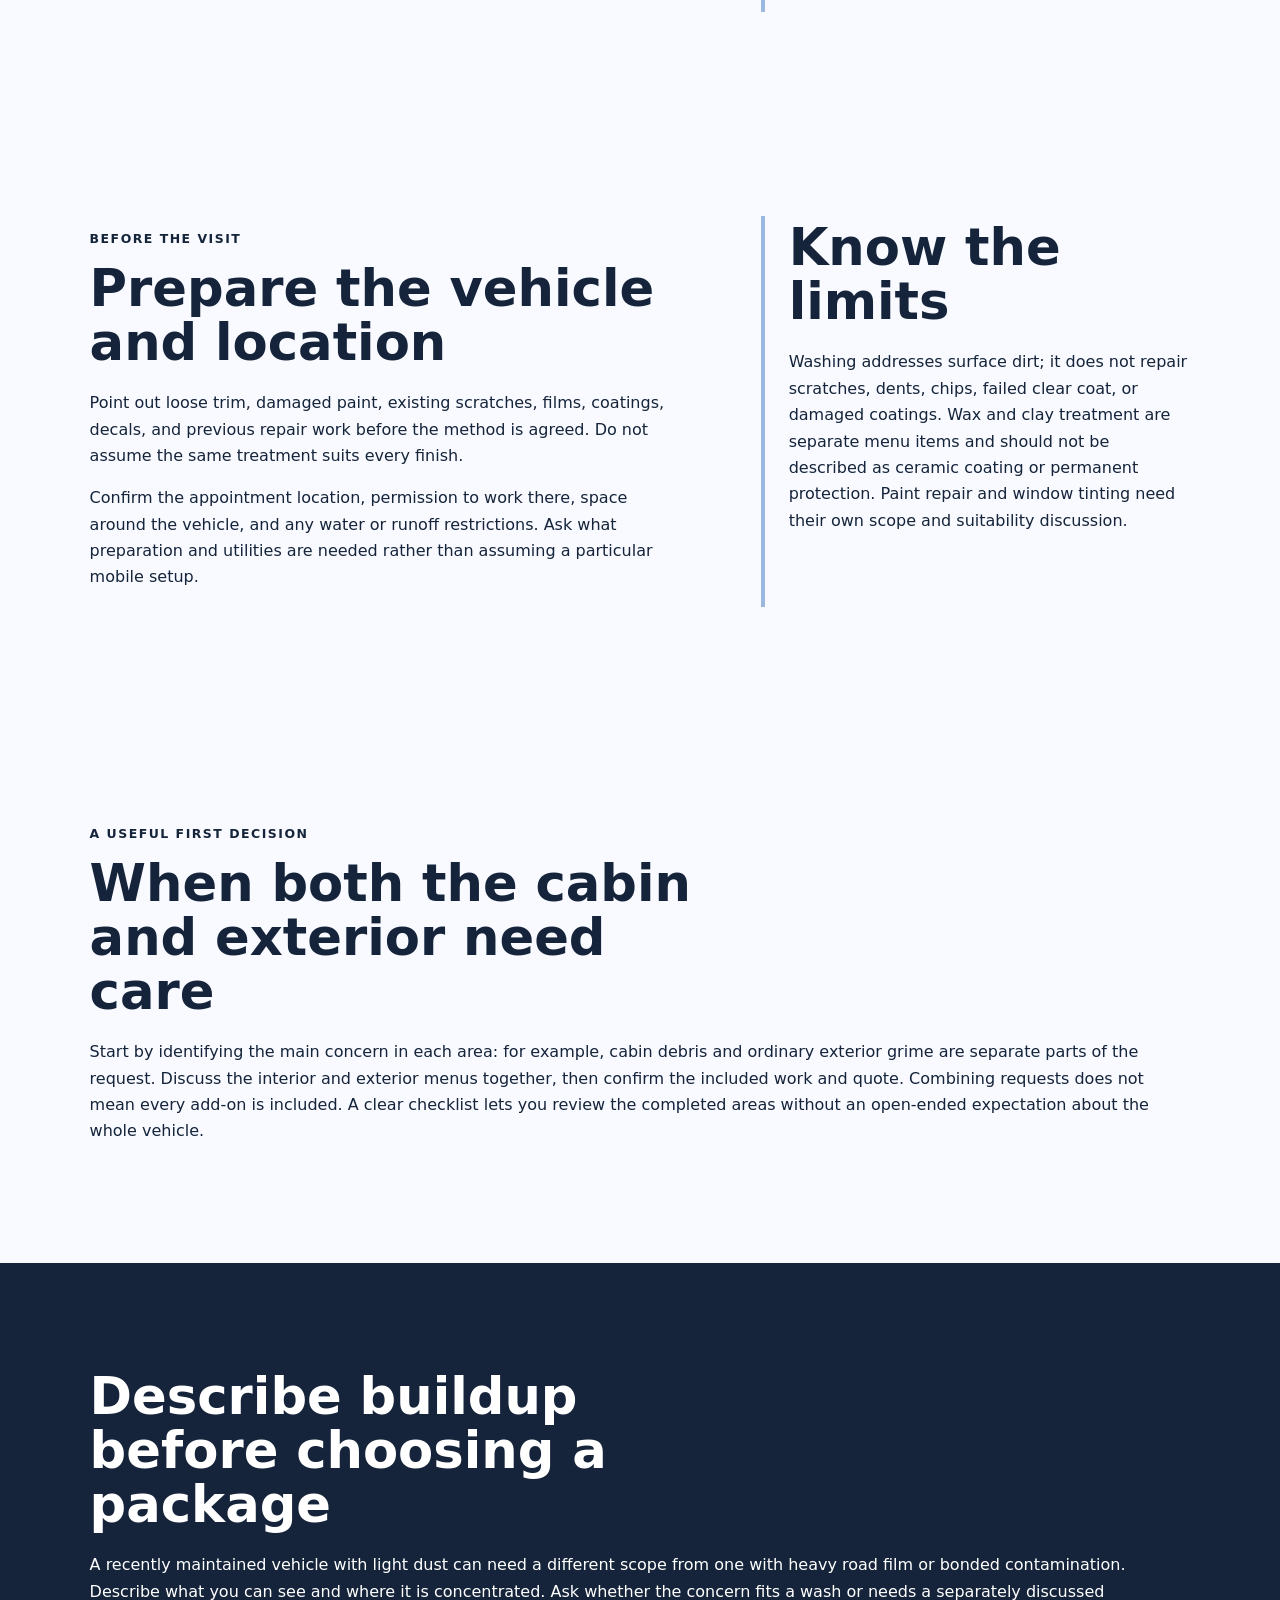
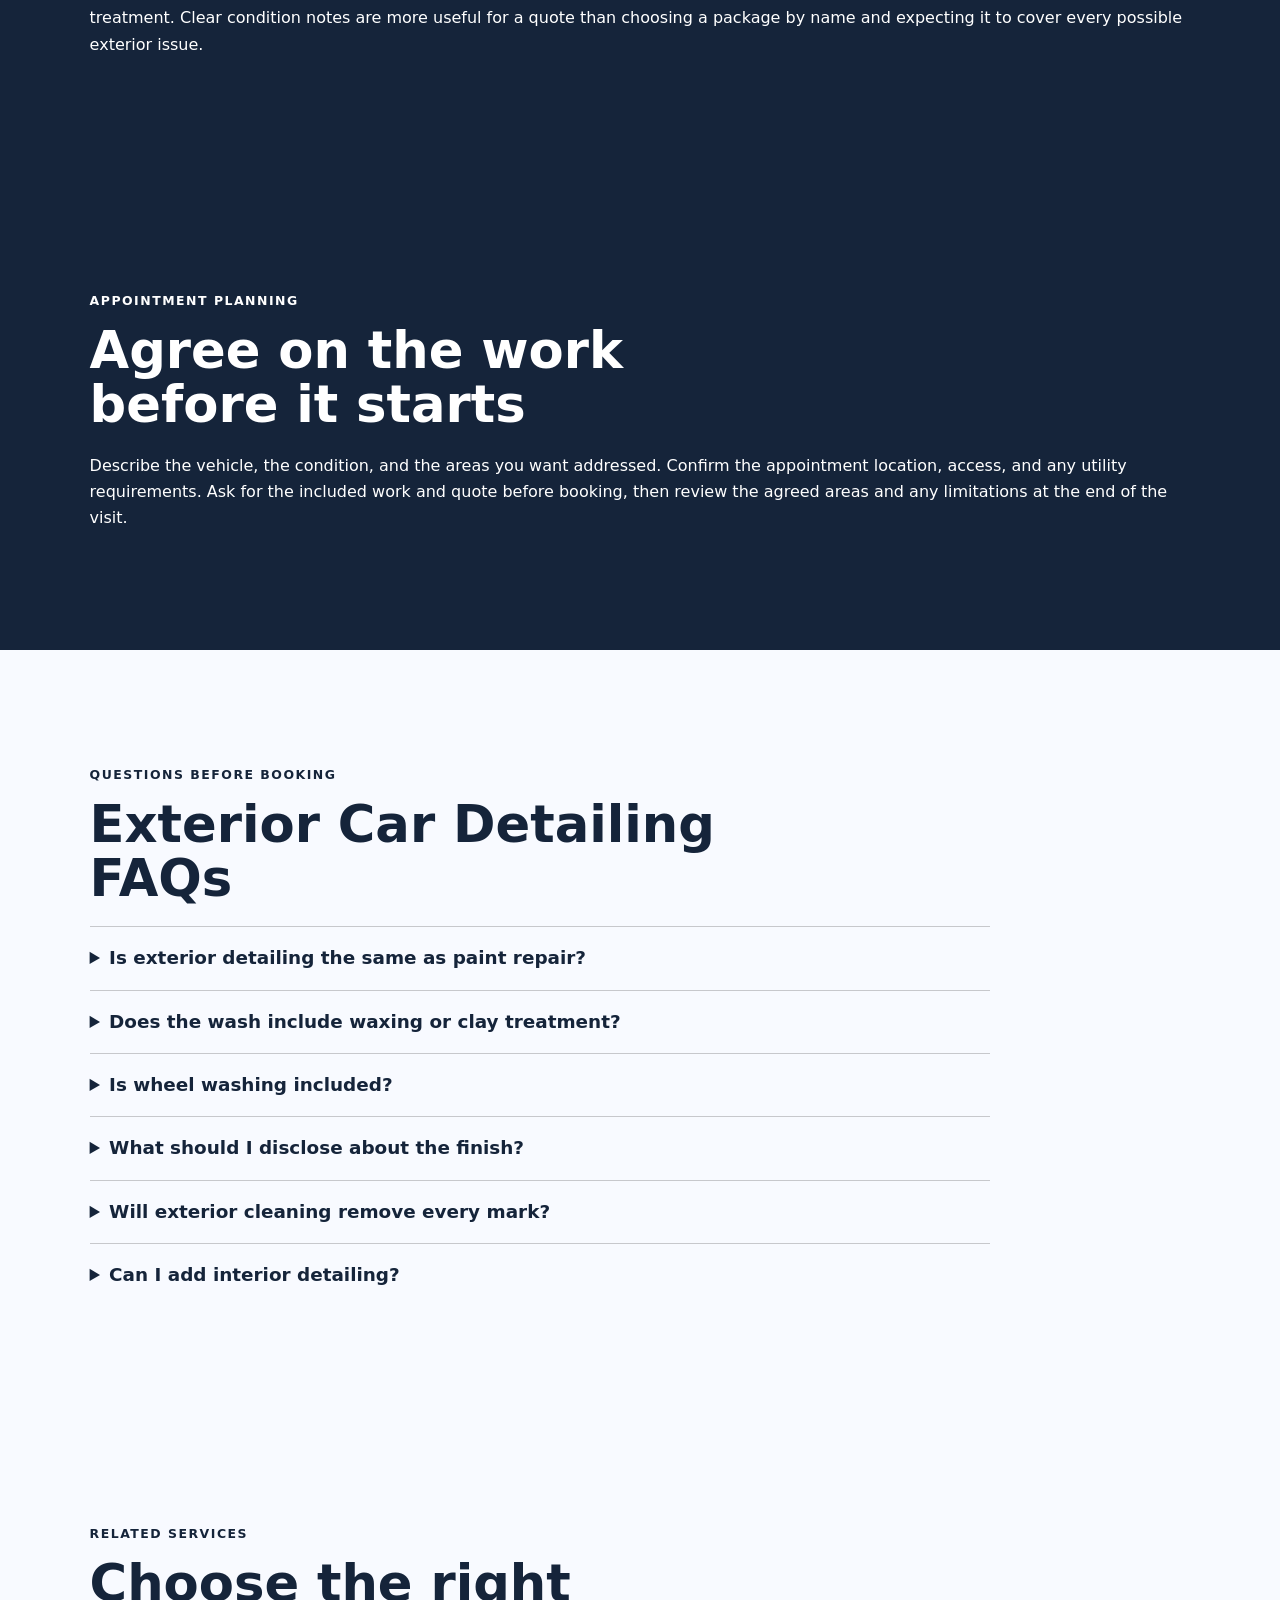
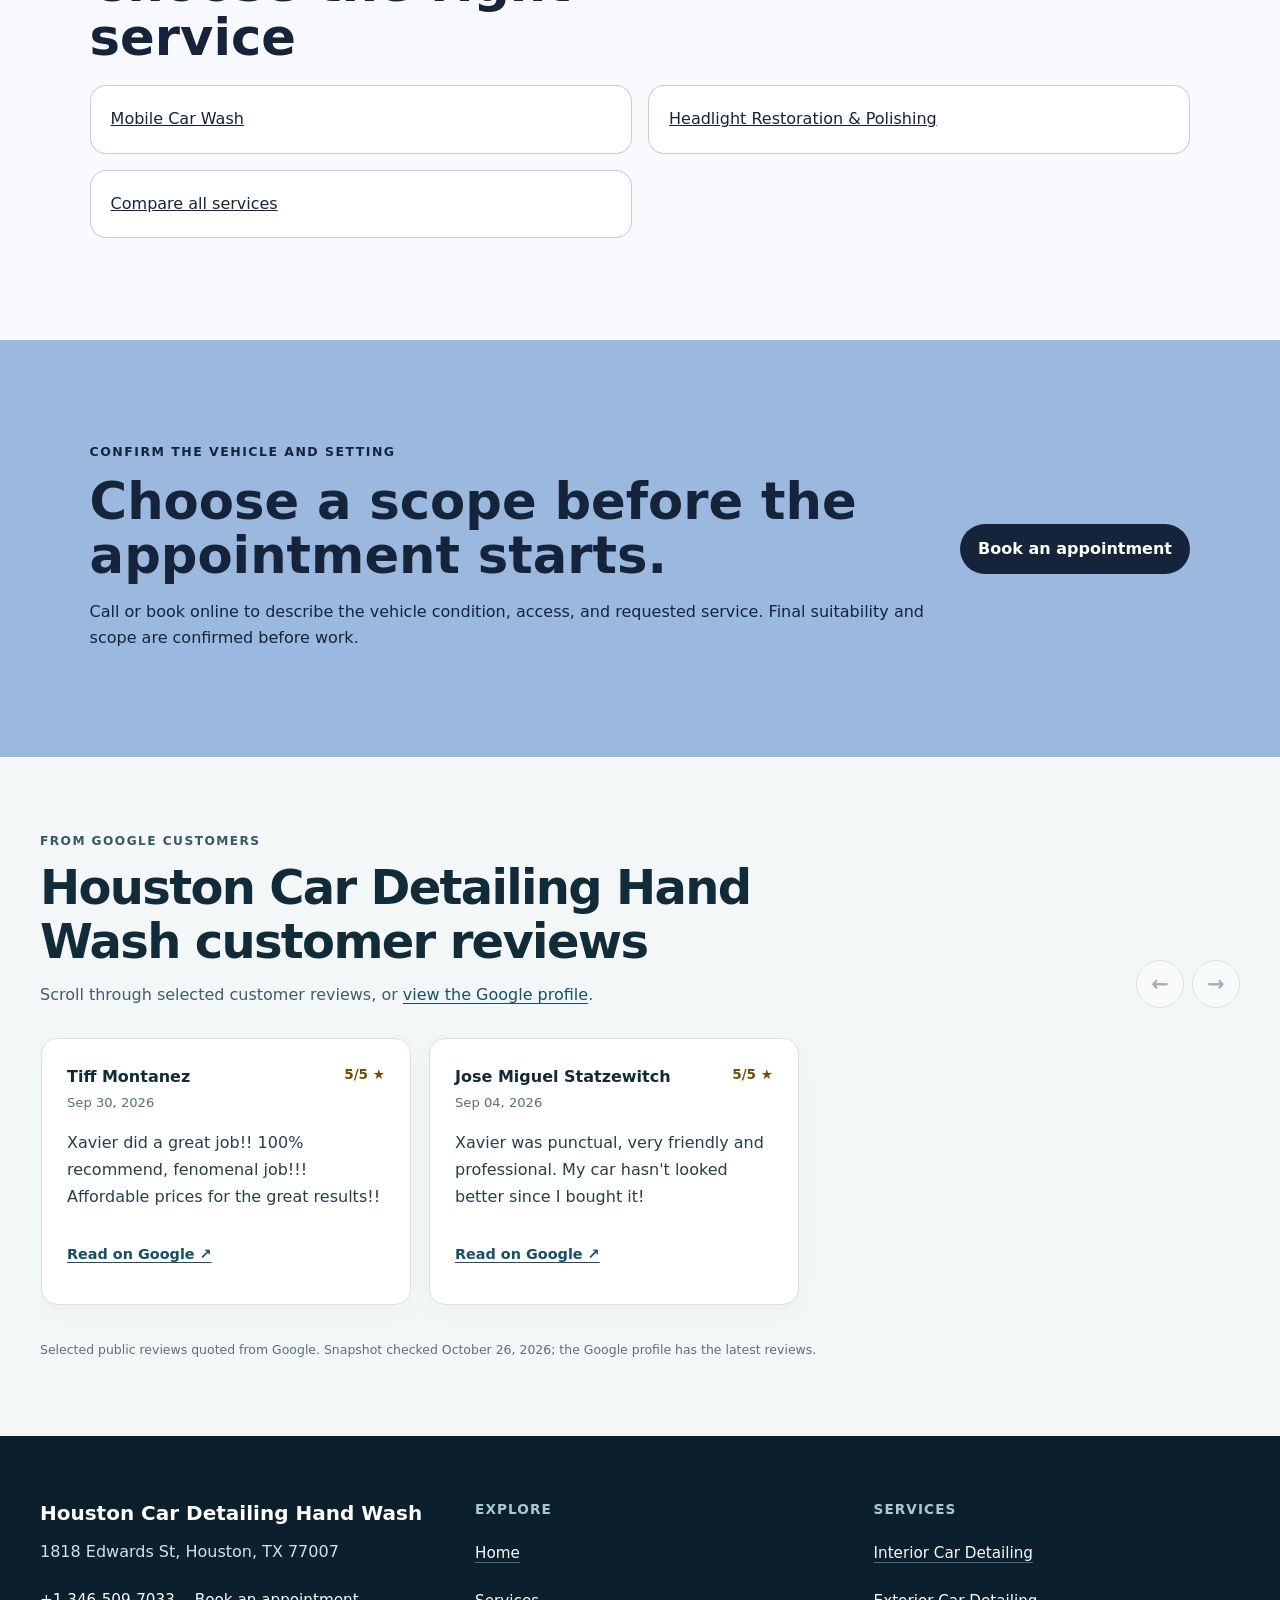
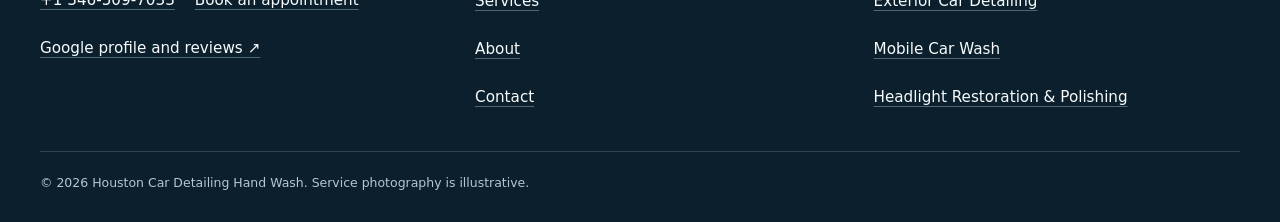
<file: services/exterior-car-detailing/index.html>
<!doctype html>
<html lang="en"><head>
  <meta charset="utf-8"><meta name="viewport" content="width=device-width,initial-scale=1">
  <title>Exterior Car Detailing in Houston, TX | Houston Car Detailing Hand Wash</title>
  <meta name="description" content="Plan exterior car detailing with Houston Car Detailing Hand Wash in Houston: documented scope, vehicle preparation, access checks, and limitations.">
  <meta name="robots" content="index, follow, max-image-preview:large, max-snippet:-1">
  <link rel="canonical" href="https://houstoncardetailinghandwash.shop/services/exterior-car-detailing/">
  <meta property="og:type" content="website"><meta property="og:title" content="Exterior Car Detailing in Houston, TX | Houston Car Detailing Hand Wash">
  <meta property="og:description" content="Plan exterior car detailing with Houston Car Detailing Hand Wash in Houston: documented scope, vehicle preparation, access checks, and limitations."><meta property="og:url" content="https://houstoncardetailinghandwash.shop/services/exterior-car-detailing/">
  <meta property="og:image" content="https://houstoncardetailinghandwash.shop/assets/hero-polish.jpg"><meta name="twitter:card" content="summary_large_image">
  <link rel="icon" href="/assets/favicon.svg"><link rel="stylesheet" href="/seo-pages.css"><script type="application/ld+json">{
  "@context": "https://schema.org",
  "@graph": [
    {
      "@type": "BreadcrumbList",
      "@id": "https://houstoncardetailinghandwash.shop/services/exterior-car-detailing/#breadcrumb",
      "itemListElement": [
        {
          "@type": "ListItem",
          "position": 1,
          "name": "Home",
          "item": "https://houstoncardetailinghandwash.shop/"
        },
        {
          "@type": "ListItem",
          "position": 2,
          "name": "Services",
          "item": "https://houstoncardetailinghandwash.shop/services/"
        },
        {
          "@type": "ListItem",
          "position": 3,
          "name": "Exterior Car Detailing",
          "item": "https://houstoncardetailinghandwash.shop/services/exterior-car-detailing/"
        }
      ]
    },
    {
      "@type": "WebPage",
      "@id": "https://houstoncardetailinghandwash.shop/services/exterior-car-detailing/#webpage",
      "url": "https://houstoncardetailinghandwash.shop/services/exterior-car-detailing/",
      "name": "Exterior Car Detailing in Houston, TX | Houston Car Detailing Hand Wash",
      "description": "Plan exterior car detailing with Houston Car Detailing Hand Wash in Houston: documented scope, vehicle preparation, access checks, and limitations.",
      "breadcrumb": {
        "@id": "https://houstoncardetailinghandwash.shop/services/exterior-car-detailing/#breadcrumb"
      },
      "isPartOf": {
        "@id": "https://houstoncardetailinghandwash.shop/#website"
      },
      "about": {
        "@id": "https://houstoncardetailinghandwash.shop/#business"
      }
    },
    {
      "@type": "Service",
      "@id": "https://houstoncardetailinghandwash.shop/services/exterior-car-detailing/#service",
      "name": "Exterior Car Detailing",
      "serviceType": "exterior car detailing",
      "url": "https://houstoncardetailinghandwash.shop/services/exterior-car-detailing/",
      "description": "Exterior car detailing begins with the visible outside surfaces of the vehicle and may combine a full-body wash with wheel washing and other documented appearance-care add-ons.",
      "provider": {
        "@id": "https://houstoncardetailinghandwash.shop/#business"
      },
      "areaServed": {
        "@type": "City",
        "name": "Houston"
      }
    },
    {
      "@type": "ImageObject",
      "@id": "https://houstoncardetailinghandwash.shop/services/exterior-car-detailing/#primaryimage",
      "contentUrl": "https://houstoncardetailinghandwash.shop/assets/hero-polish.jpg",
      "caption": "Illustrative detailing artwork for Houston Car Detailing Hand Wash",
      "representativeOfPage": true
    }
  ]
}</script>
<link rel="stylesheet" href="/portfolio-components.css">
</head><body style="--pilot-accent:#9bb8df;--pilot-dark:#15243a;--pilot-paper:#f8faff">
<a class="skip-link" href="#content">Skip to content</a>
<header class="pilot-header"><a class="pilot-brand" href="/"><img src="/assets/hero-polish.jpg" width="48" height="48" alt=""><span>Houston Car Detailing Hand Wash</span></a>
<nav aria-label="Primary navigation"><a href="/services/">Services</a><a href="/about/">About</a><a href="/contact/">Contact</a><a class="pilot-call" href="tel:+13465097033">Call</a></nav></header>
<main id="content"><section class="pilot-hero"><div><p class="eyebrow">Exterior care</p><h1>Exterior Car Detailing in Houston, TX</h1><p class="pilot-answer">Exterior car detailing starts with the condition of the bodywork, wheels, glass, and other visible surfaces. A wash and agreed appearance care can refresh the vehicle; paint repair and specialist treatments need a separate discussion.</p><p class="pilot-proof">The service menu includes a full body wash, wheel washing, and exhaust tip polishing. Waxing and clay bar treatment are separate choices to discuss.</p></div><img alt="Illustrative detailing artwork for Houston Car Detailing Hand Wash" fetchpriority="high" height="720" src="/assets/hero-polish.jpg" width="960"/></section>
<nav aria-label="Breadcrumb" class="breadcrumbs"><a href="/">Home</a><span>›</span><a href="/services/">Services</a><span>›</span><span>Exterior Car Detailing</span></nav>
<section class="pilot-section pilot-grid"><div><p class="eyebrow">The service</p><h2>What to discuss before booking</h2><p>Houston Car Detailing Hand Wash lists Full body wash, Wheel washing, and Exhaust tip polishing. Confirm which of these services belong in your appointment and whether the vehicle is suitable.</p><ul class="checklist"><li>A full-body wash for ordinary exterior dust, road film, and surface grime within the agreed scope.</li><li>Wheel washing when it is selected for the appointment.</li><li>Discussion of exhaust-tip polishing where that separately listed service fits the request.</li><li>A check on whether waxing, clay treatment, or headlight work should be booked as an additional service.</li></ul></div><aside><h2>When this service fits</h2><p>Choose exterior detailing when the outside of the vehicle needs more attention than the cabin. Describe the panels, wheels, or other areas that concern you and whether the goal is routine cleaning or a separate appearance treatment. A wash, wax, clay treatment, and paint repair are different services; naming the result you want helps keep the quote clear.</p></aside></section>
<section class="pilot-section pilot-grid"><div><p class="eyebrow">Before the visit</p><h2>Prepare the vehicle and location</h2><p>Point out loose trim, damaged paint, existing scratches, films, coatings, decals, and previous repair work before the method is agreed. Do not assume the same treatment suits every finish.</p><p>Confirm the appointment location, permission to work there, space around the vehicle, and any water or runoff restrictions. Ask what preparation and utilities are needed rather than assuming a particular mobile setup.</p></div><aside><h2>Know the limits</h2><p>Washing addresses surface dirt; it does not repair scratches, dents, chips, failed clear coat, or damaged coatings. Wax and clay treatment are separate menu items and should not be described as ceramic coating or permanent protection. Paint repair and window tinting need their own scope and suitability discussion.</p></aside></section>
<section class="pilot-section"><p class="eyebrow">A useful first decision</p><h2>When both the cabin and exterior need care</h2><p>Start by identifying the main concern in each area: for example, cabin debris and ordinary exterior grime are separate parts of the request. Discuss the interior and exterior menus together, then confirm the included work and quote. Combining requests does not mean every add-on is included. A clear checklist lets you review the completed areas without an open-ended expectation about the whole vehicle.</p></section><section class="pilot-section tone"><h2>Describe buildup before choosing a package</h2><p>A recently maintained vehicle with light dust can need a different scope from one with heavy road film or bonded contamination. Describe what you can see and where it is concentrated. Ask whether the concern fits a wash or needs a separately discussed treatment. Clear condition notes are more useful for a quote than choosing a package by name and expecting it to cover every possible exterior issue.</p></section>
<section class="pilot-section tone"><p class="eyebrow">Appointment planning</p><h2>Agree on the work before it starts</h2><p>Describe the vehicle, the condition, and the areas you want addressed. Confirm the appointment location, access, and any utility requirements. Ask for the included work and quote before booking, then review the agreed areas and any limitations at the end of the visit.</p></section>
<section class="pilot-section"><p class="eyebrow">Questions before booking</p><h2>Exterior Car Detailing FAQs</h2><div class="faq-list"><details><summary>Is exterior detailing the same as paint repair?</summary><p>No. Cleaning addresses surface dirt and the agreed appearance care. Scratches, chips, dents, and damaged paint require a separate assessment; a wash should not be presented as a repair.</p></details><details><summary>Does the wash include waxing or clay treatment?</summary><p>Waxing and clay bar treatment are listed separately. Confirm whether either is included in the quote and whether it is suitable for the vehicle before the appointment.</p></details><details><summary>Is wheel washing included?</summary><p>Wheel washing is on the menu, but the included areas depend on the appointment you book. Ask for it explicitly if wheels are a priority.</p></details><details><summary>What should I disclose about the finish?</summary><p>Mention known coatings, wraps, films, decals, loose trim, paint damage, and previous repair. Share any care instructions so suitability can be discussed before a method is chosen.</p></details><details><summary>Will exterior cleaning remove every mark?</summary><p>No. Some marks are bonded contamination, staining, or damage rather than loose soil. Describe persistent marks before booking so the likely scope and limitations can be assessed.</p></details><details><summary>Can I add interior detailing?</summary><p>Yes, interior services are also listed. Ask for both areas when requesting a quote and confirm which tasks belong to each part of the appointment.</p></details></div></section>
<section class="pilot-section related"><p class="eyebrow">Related services</p><h2>Choose the right service</h2><div class="related-links"><a href="/services/mobile-car-wash/">Mobile Car Wash</a><a href="/services/headlight-restoration/">Headlight Restoration &amp; Polishing</a><a href="/services/">Compare all services</a></div></section>
<section class="pilot-cta"><div><p class="eyebrow">Confirm the vehicle and setting</p><h2>Choose a scope before the appointment starts.</h2><p>Call or book online to describe the vehicle condition, access, and requested service. Final suitability and scope are confirmed before work.</p></div><a class="pilot-button" href="/scheduling">Book an appointment</a></section>
<!-- PORTFOLIO-REVIEWS:START --><section class="portfolio-reviews" aria-labelledby="portfolio-reviews-title"><div class="portfolio-reviews__heading"><div><p class="portfolio-reviews__kicker">From Google customers</p><h2 id="portfolio-reviews-title">Houston Car Detailing Hand Wash customer reviews</h2><p class="portfolio-reviews__intro">Scroll through selected customer reviews, or <a href="https://www.google.com/maps?cid=15791454744647510590" target="_blank" rel="noopener noreferrer">view the Google profile</a>.</p></div><div class="portfolio-reviews__controls"><button type="button" data-reviews-prev aria-label="Previous reviews">←</button><button type="button" data-reviews-next aria-label="Next reviews">→</button></div></div><div class="portfolio-reviews__track" role="region" aria-label="Scrollable customer reviews" tabindex="0"><article class="portfolio-review"><div class="portfolio-review__meta"><div><span class="portfolio-review__author">Tiff Montanez</span><time datetime="2026-09-30">Sep 30, 2026</time></div><span class="portfolio-review__rating" aria-label="5 out of 5 stars">5/5 ★</span></div><blockquote><p>Xavier did a great job!! 100% recommend, fenomenal job!!!  Affordable prices for the great results!!</p></blockquote><a class="portfolio-review__source" href="https://www.google.com/maps/reviews/data=!4m8!14m7!1m6!2m5!1sCi9DQUlRQUNvZENodHljRjlvT2tkaVNVSTRSbFZaUTNOdE1HOWZaRmhIV0ZSYVFtYxAB!2m1!1s0x0:0xdb26846c6d5f2a3e!3m1!1s2@1:CAIQACodChtycF9oOkdiSUI4RlVZQ3NtMG9fZFhHWFRaQmc%7C%7C?hl=en-US" target="_blank" rel="noopener noreferrer">Read on Google ↗</a></article><article class="portfolio-review"><div class="portfolio-review__meta"><div><span class="portfolio-review__author">Jose Miguel Statzewitch</span><time datetime="2026-09-04">Sep 04, 2026</time></div><span class="portfolio-review__rating" aria-label="5 out of 5 stars">5/5 ★</span></div><blockquote><p>Xavier was punctual, very friendly and professional. My car hasn&#x27;t looked better since I bought it!</p></blockquote><a class="portfolio-review__source" href="https://www.google.com/maps/reviews/data=!4m8!14m7!1m6!2m5!1sCi9DQUlRQUNvZENodHljRjlvT2kxaFRWSndTbmxQZEVWaFVrZEdiMkpaVDJwTVpYYxAB!2m1!1s0x0:0xdb26846c6d5f2a3e!3m1!1s2@1:CAIQACodChtycF9oOi1hTVJwSnlPdEVhUkdGb2JZT2pMZXc%7C%7C?hl=en-US" target="_blank" rel="noopener noreferrer">Read on Google ↗</a></article></div><p class="portfolio-reviews__note">Selected public reviews quoted from Google. Snapshot checked <time datetime="2026-10-26">October 26, 2026</time>; the Google profile has the latest reviews.</p></section><!-- PORTFOLIO-REVIEWS:END -->
</main><footer class="portfolio-footer"><div class="portfolio-footer__grid"><div><strong class="portfolio-footer__name">Houston Car Detailing Hand Wash</strong><address>1818 Edwards St, Houston, TX 77007</address><div class="portfolio-footer__contact"><a href="tel:+13465097033">+1 346-509-7033</a><a href="/scheduling">Book an appointment</a></div><a href="https://www.google.com/maps?cid=15791454744647510590" target="_blank" rel="noopener noreferrer">Google profile and reviews ↗</a></div><div><h2>Explore</h2><nav aria-label="Footer navigation"><a href="/">Home</a><a href="/services/">Services</a><a href="/about/">About</a><a href="/contact/">Contact</a></nav></div><div><h2>Services</h2><nav aria-label="Service pages"><a href="/services/interior-car-detailing/">Interior Car Detailing</a><a href="/services/exterior-car-detailing/">Exterior Car Detailing</a><a href="/services/mobile-car-wash/">Mobile Car Wash</a><a href="/services/headlight-restoration/">Headlight Restoration &amp; Polishing</a></nav></div></div><p class="portfolio-footer__bottom">© <span id="year">2026</span> Houston Car Detailing Hand Wash. Service photography is illustrative.</p></footer>
<script src="/portfolio-components.js" defer></script>
</body></html>
</file>
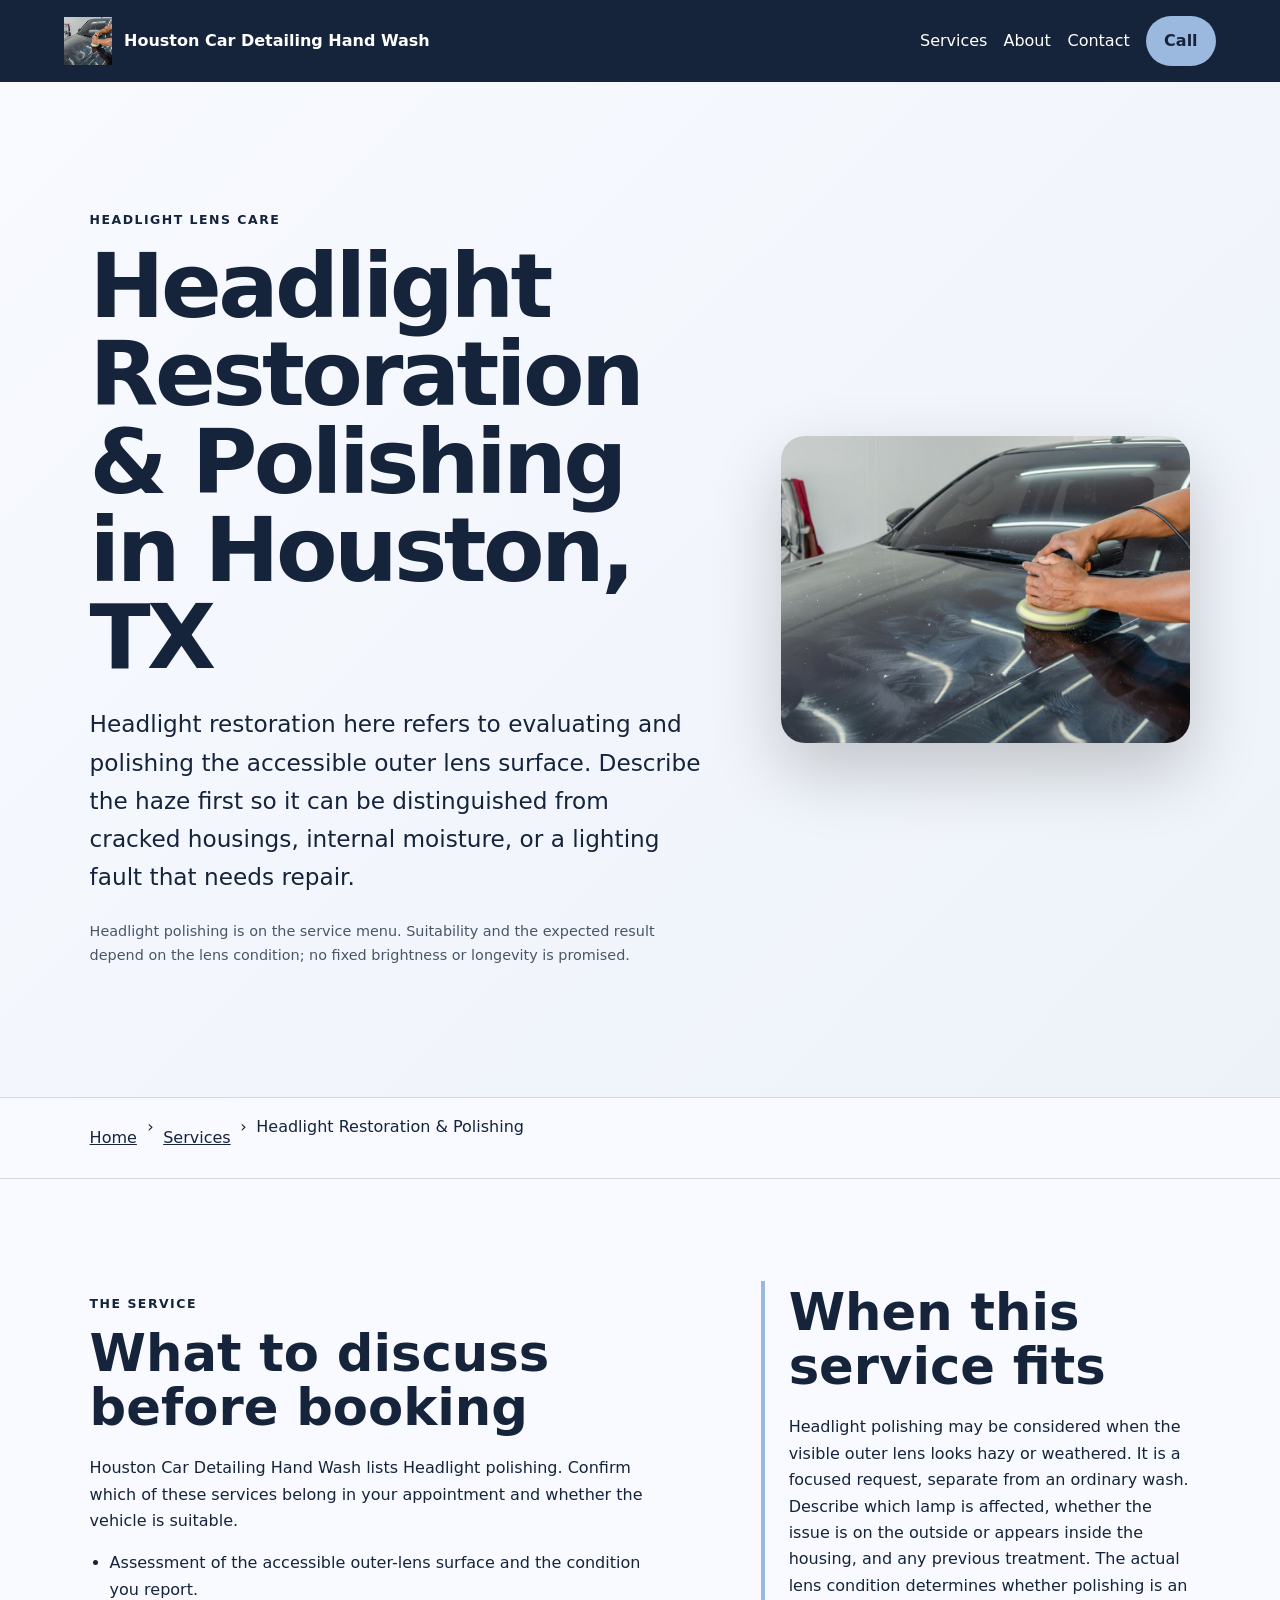
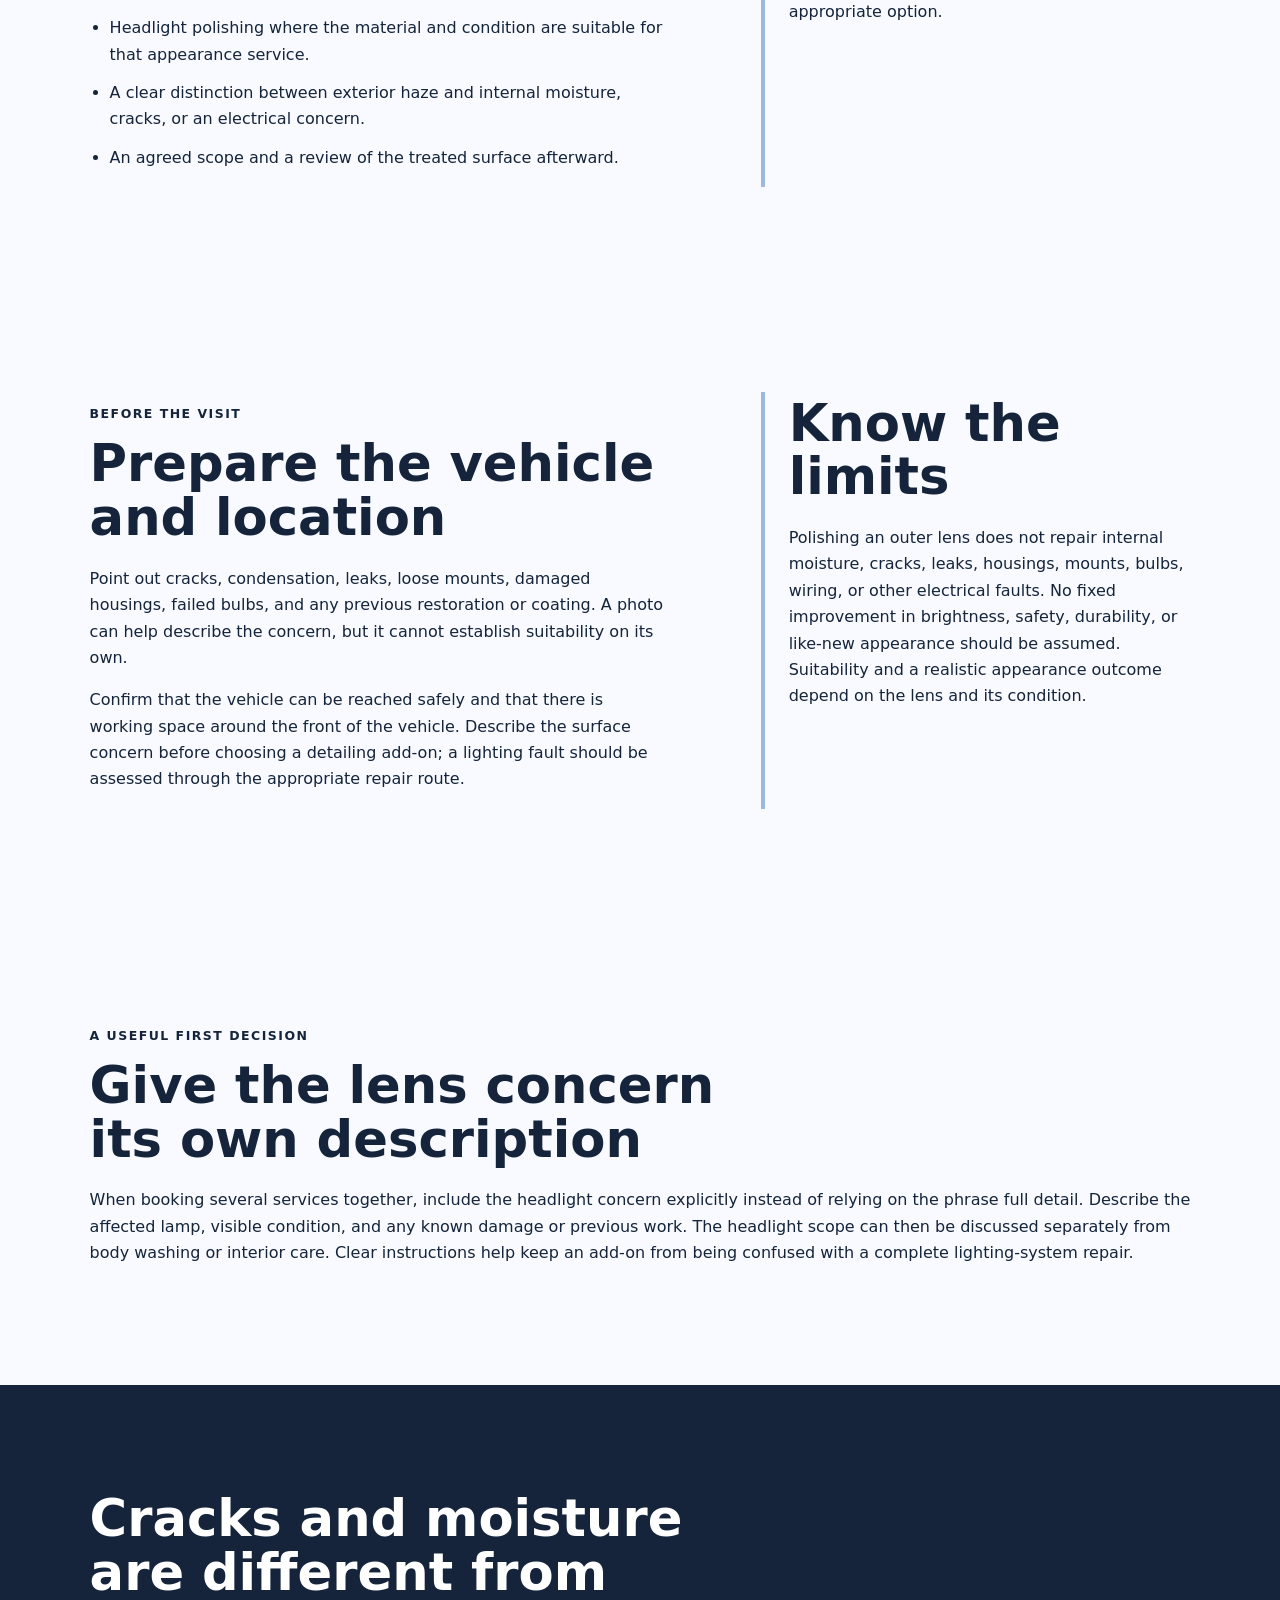
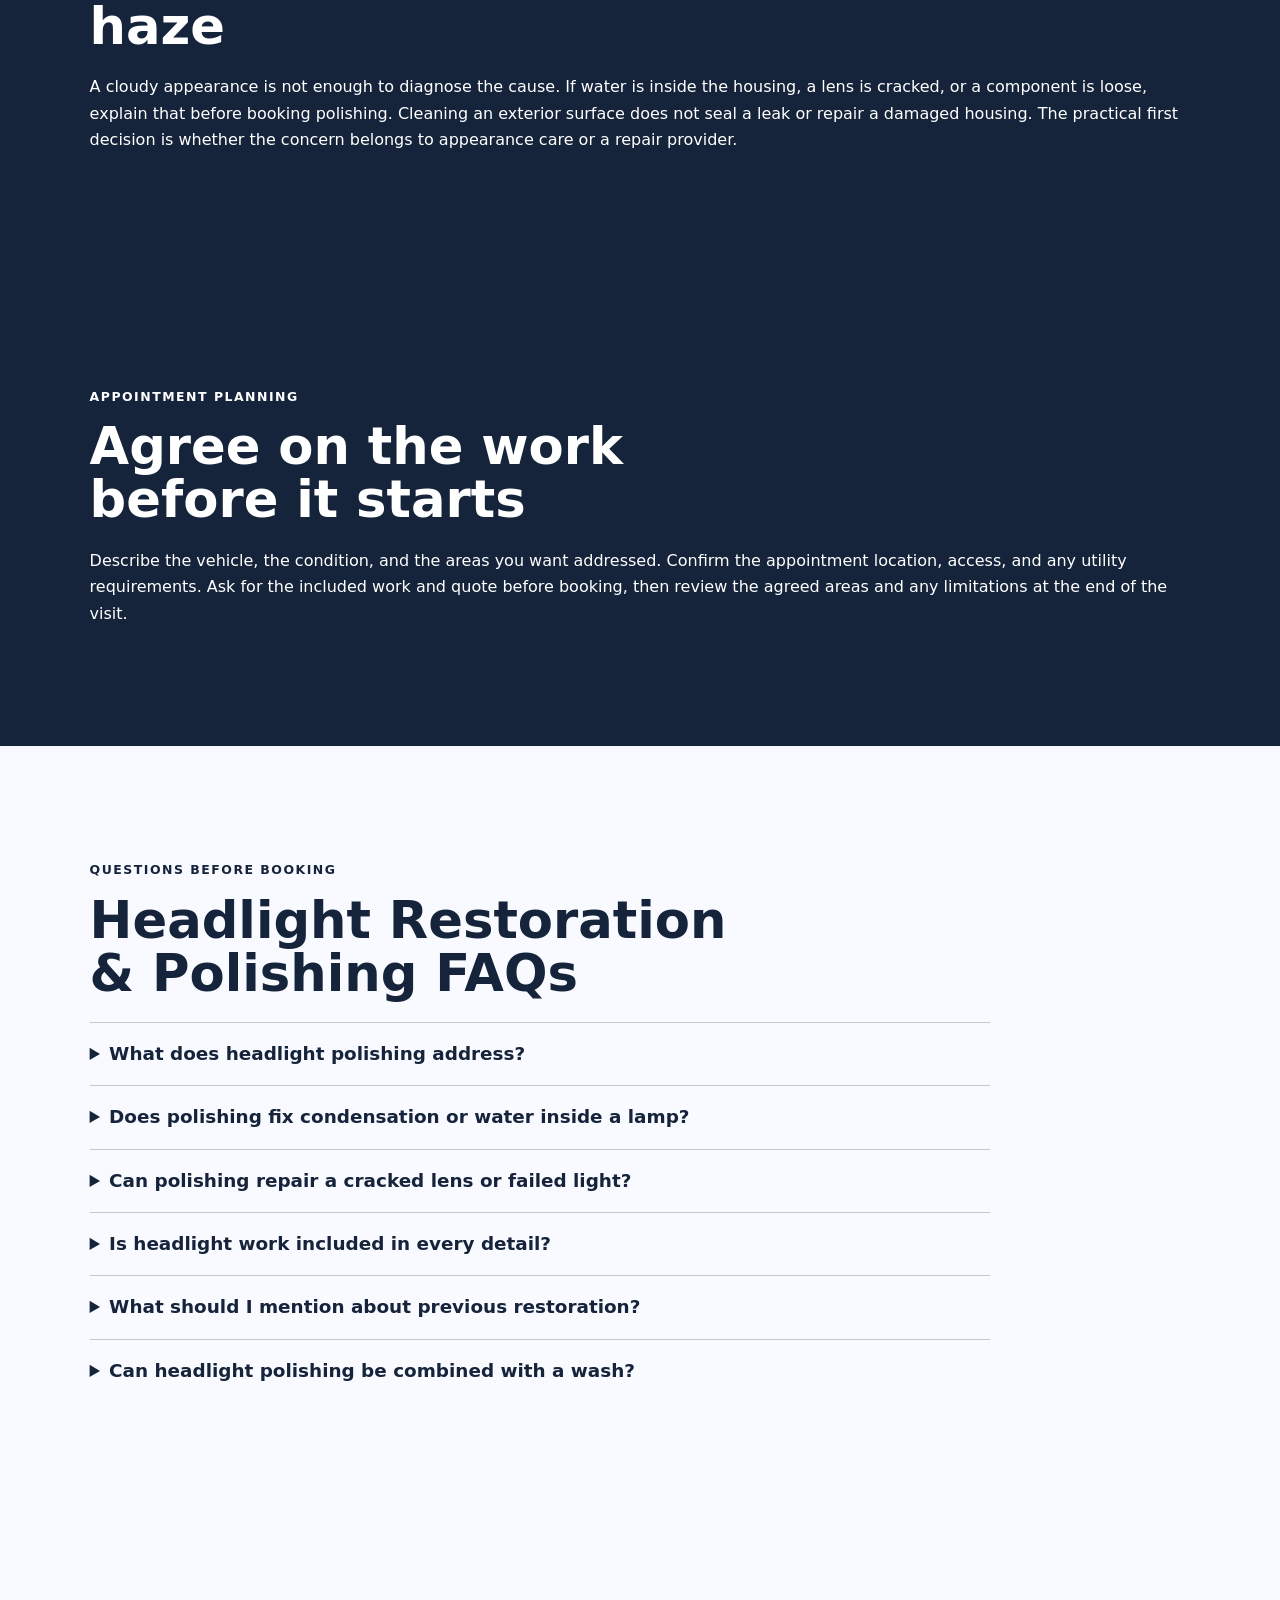
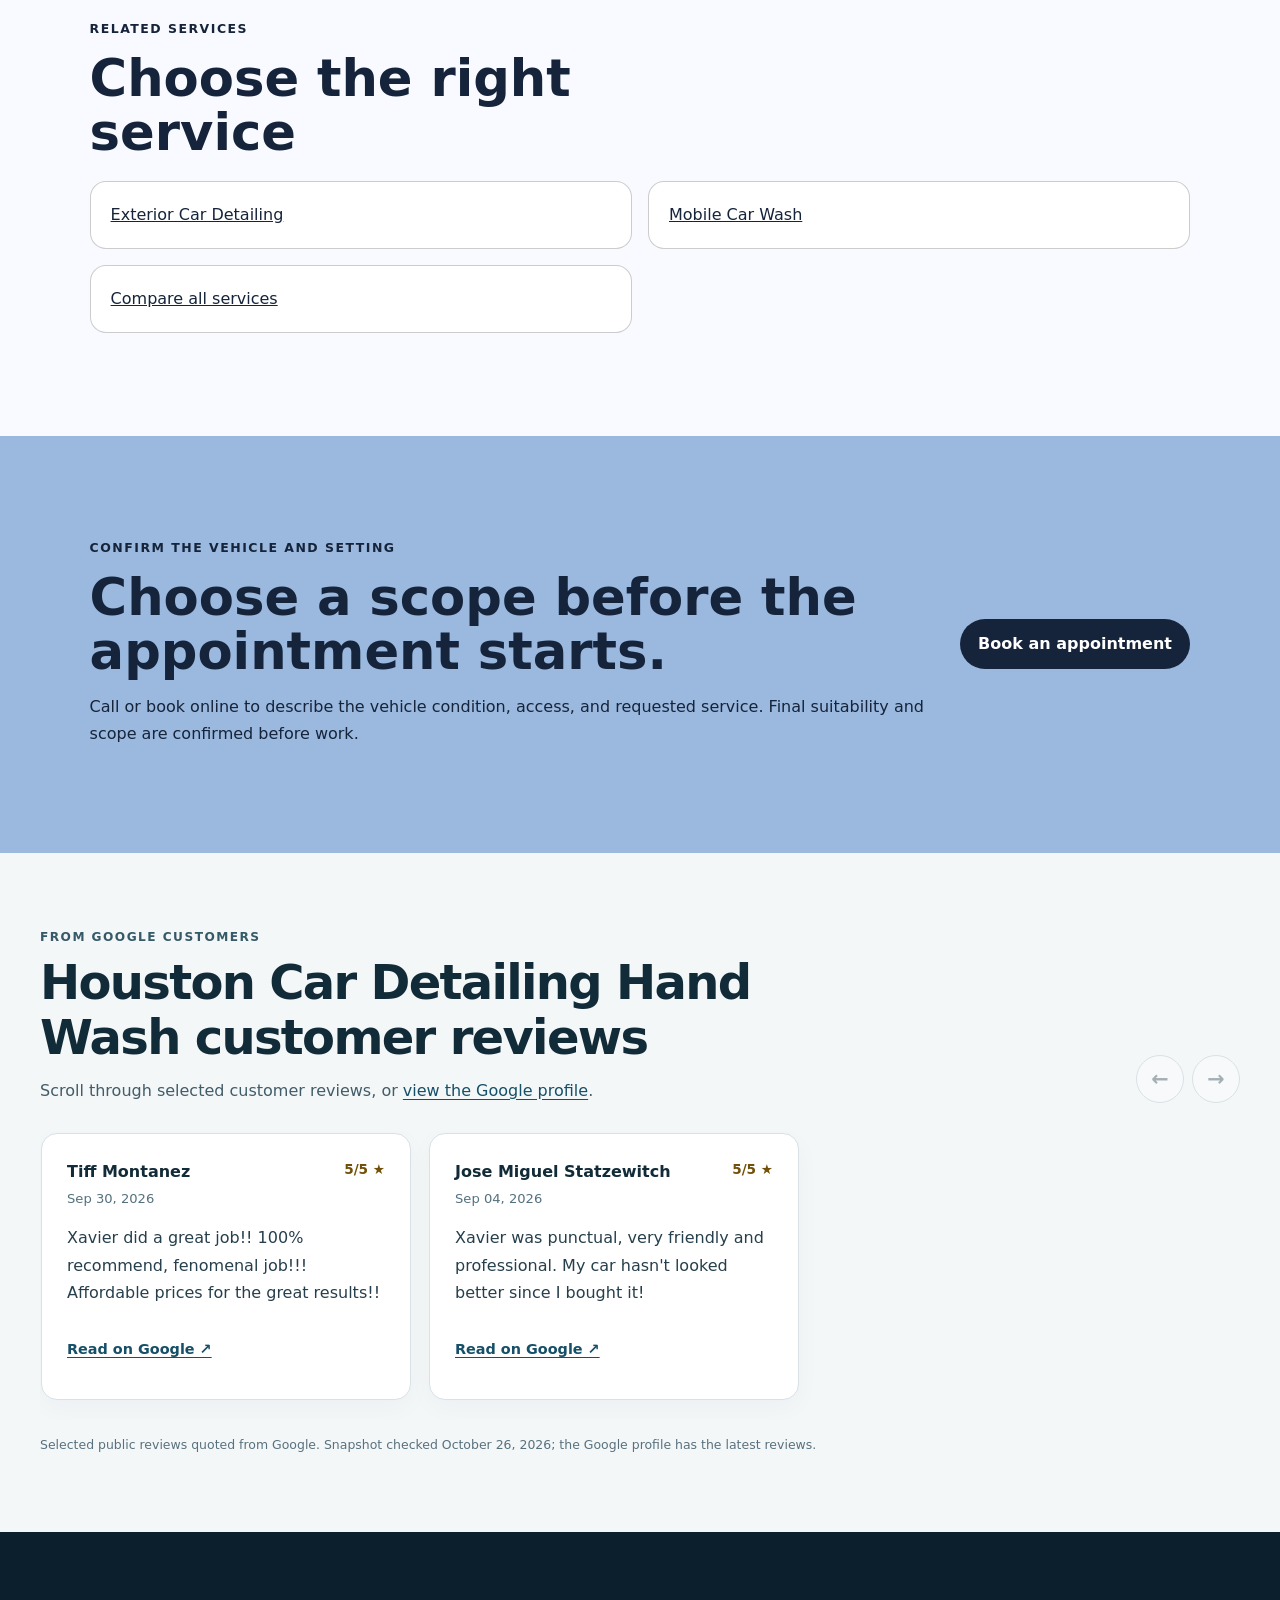
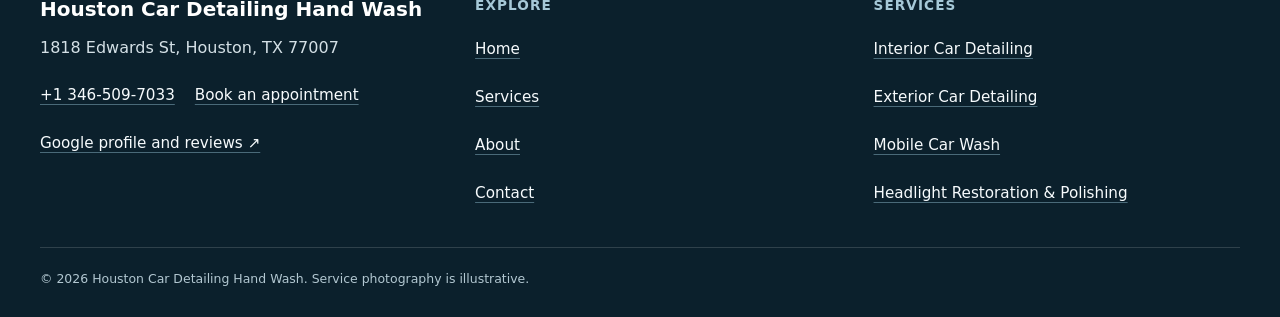
<file: services/headlight-restoration/index.html>
<!doctype html>
<html lang="en"><head>
  <meta charset="utf-8"><meta name="viewport" content="width=device-width,initial-scale=1">
  <title>Headlight Restoration &amp; Polishing in Houston, TX | Houston Car Detailing Hand Wash</title>
  <meta name="description" content="Plan headlight restoration and polishing with Houston Car Detailing Hand Wash in Houston: documented scope, vehicle preparation, access checks, and limitations.">
  <meta name="robots" content="index, follow, max-image-preview:large, max-snippet:-1">
  <link rel="canonical" href="https://houstoncardetailinghandwash.shop/services/headlight-restoration/">
  <meta property="og:type" content="website"><meta property="og:title" content="Headlight Restoration &amp; Polishing in Houston, TX | Houston Car Detailing Hand Wash">
  <meta property="og:description" content="Plan headlight restoration and polishing with Houston Car Detailing Hand Wash in Houston: documented scope, vehicle preparation, access checks, and limitations."><meta property="og:url" content="https://houstoncardetailinghandwash.shop/services/headlight-restoration/">
  <meta property="og:image" content="https://houstoncardetailinghandwash.shop/assets/hero-polish.jpg"><meta name="twitter:card" content="summary_large_image">
  <link rel="icon" href="/assets/favicon.svg"><link rel="stylesheet" href="/seo-pages.css"><script type="application/ld+json">{
  "@context": "https://schema.org",
  "@graph": [
    {
      "@type": "BreadcrumbList",
      "@id": "https://houstoncardetailinghandwash.shop/services/headlight-restoration/#breadcrumb",
      "itemListElement": [
        {
          "@type": "ListItem",
          "position": 1,
          "name": "Home",
          "item": "https://houstoncardetailinghandwash.shop/"
        },
        {
          "@type": "ListItem",
          "position": 2,
          "name": "Services",
          "item": "https://houstoncardetailinghandwash.shop/services/"
        },
        {
          "@type": "ListItem",
          "position": 3,
          "name": "Headlight Restoration & Polishing",
          "item": "https://houstoncardetailinghandwash.shop/services/headlight-restoration/"
        }
      ]
    },
    {
      "@type": "WebPage",
      "@id": "https://houstoncardetailinghandwash.shop/services/headlight-restoration/#webpage",
      "url": "https://houstoncardetailinghandwash.shop/services/headlight-restoration/",
      "name": "Headlight Restoration & Polishing in Houston, TX | Houston Car Detailing Hand Wash",
      "description": "Plan headlight restoration and polishing with Houston Car Detailing Hand Wash in Houston: documented scope, vehicle preparation, access checks, and limitations.",
      "breadcrumb": {
        "@id": "https://houstoncardetailinghandwash.shop/services/headlight-restoration/#breadcrumb"
      },
      "isPartOf": {
        "@id": "https://houstoncardetailinghandwash.shop/#website"
      },
      "about": {
        "@id": "https://houstoncardetailinghandwash.shop/#business"
      }
    },
    {
      "@type": "Service",
      "@id": "https://houstoncardetailinghandwash.shop/services/headlight-restoration/#service",
      "name": "Headlight Restoration & Polishing",
      "serviceType": "headlight restoration and polishing",
      "url": "https://houstoncardetailinghandwash.shop/services/headlight-restoration/",
      "description": "Headlight polishing is a focused appearance service for suitable exterior lens surfaces; it is assessed separately from a full wash or complete detail.",
      "provider": {
        "@id": "https://houstoncardetailinghandwash.shop/#business"
      },
      "areaServed": {
        "@type": "City",
        "name": "Houston"
      }
    },
    {
      "@type": "ImageObject",
      "@id": "https://houstoncardetailinghandwash.shop/services/headlight-restoration/#primaryimage",
      "contentUrl": "https://houstoncardetailinghandwash.shop/assets/hero-polish.jpg",
      "caption": "Illustrative detailing artwork for Houston Car Detailing Hand Wash",
      "representativeOfPage": true
    }
  ]
}</script>
<link rel="stylesheet" href="/portfolio-components.css">
</head><body style="--pilot-accent:#9bb8df;--pilot-dark:#15243a;--pilot-paper:#f8faff">
<a class="skip-link" href="#content">Skip to content</a>
<header class="pilot-header"><a class="pilot-brand" href="/"><img src="/assets/hero-polish.jpg" width="48" height="48" alt=""><span>Houston Car Detailing Hand Wash</span></a>
<nav aria-label="Primary navigation"><a href="/services/">Services</a><a href="/about/">About</a><a href="/contact/">Contact</a><a class="pilot-call" href="tel:+13465097033">Call</a></nav></header>
<main id="content"><section class="pilot-hero"><div><p class="eyebrow">Headlight lens care</p><h1>Headlight Restoration &amp; Polishing in Houston, TX</h1><p class="pilot-answer">Headlight restoration here refers to evaluating and polishing the accessible outer lens surface. Describe the haze first so it can be distinguished from cracked housings, internal moisture, or a lighting fault that needs repair.</p><p class="pilot-proof">Headlight polishing is on the service menu. Suitability and the expected result depend on the lens condition; no fixed brightness or longevity is promised.</p></div><img alt="Illustrative detailing artwork for Houston Car Detailing Hand Wash" fetchpriority="high" height="720" src="/assets/hero-polish.jpg" width="960"/></section>
<nav aria-label="Breadcrumb" class="breadcrumbs"><a href="/">Home</a><span>›</span><a href="/services/">Services</a><span>›</span><span>Headlight Restoration &amp; Polishing</span></nav>
<section class="pilot-section pilot-grid"><div><p class="eyebrow">The service</p><h2>What to discuss before booking</h2><p>Houston Car Detailing Hand Wash lists Headlight polishing. Confirm which of these services belong in your appointment and whether the vehicle is suitable.</p><ul class="checklist"><li>Assessment of the accessible outer-lens surface and the condition you report.</li><li>Headlight polishing where the material and condition are suitable for that appearance service.</li><li>A clear distinction between exterior haze and internal moisture, cracks, or an electrical concern.</li><li>An agreed scope and a review of the treated surface afterward.</li></ul></div><aside><h2>When this service fits</h2><p>Headlight polishing may be considered when the visible outer lens looks hazy or weathered. It is a focused request, separate from an ordinary wash. Describe which lamp is affected, whether the issue is on the outside or appears inside the housing, and any previous treatment. The actual lens condition determines whether polishing is an appropriate option.</p></aside></section>
<section class="pilot-section pilot-grid"><div><p class="eyebrow">Before the visit</p><h2>Prepare the vehicle and location</h2><p>Point out cracks, condensation, leaks, loose mounts, damaged housings, failed bulbs, and any previous restoration or coating. A photo can help describe the concern, but it cannot establish suitability on its own.</p><p>Confirm that the vehicle can be reached safely and that there is working space around the front of the vehicle. Describe the surface concern before choosing a detailing add-on; a lighting fault should be assessed through the appropriate repair route.</p></div><aside><h2>Know the limits</h2><p>Polishing an outer lens does not repair internal moisture, cracks, leaks, housings, mounts, bulbs, wiring, or other electrical faults. No fixed improvement in brightness, safety, durability, or like-new appearance should be assumed. Suitability and a realistic appearance outcome depend on the lens and its condition.</p></aside></section>
<section class="pilot-section"><p class="eyebrow">A useful first decision</p><h2>Give the lens concern its own description</h2><p>When booking several services together, include the headlight concern explicitly instead of relying on the phrase full detail. Describe the affected lamp, visible condition, and any known damage or previous work. The headlight scope can then be discussed separately from body washing or interior care. Clear instructions help keep an add-on from being confused with a complete lighting-system repair.</p></section><section class="pilot-section tone"><h2>Cracks and moisture are different from haze</h2><p>A cloudy appearance is not enough to diagnose the cause. If water is inside the housing, a lens is cracked, or a component is loose, explain that before booking polishing. Cleaning an exterior surface does not seal a leak or repair a damaged housing. The practical first decision is whether the concern belongs to appearance care or a repair provider.</p></section>
<section class="pilot-section tone"><p class="eyebrow">Appointment planning</p><h2>Agree on the work before it starts</h2><p>Describe the vehicle, the condition, and the areas you want addressed. Confirm the appointment location, access, and any utility requirements. Ask for the included work and quote before booking, then review the agreed areas and any limitations at the end of the visit.</p></section>
<section class="pilot-section"><p class="eyebrow">Questions before booking</p><h2>Headlight Restoration &amp; Polishing FAQs</h2><div class="faq-list"><details><summary>What does headlight polishing address?</summary><p>It is an appearance service for suitable outer-lens surfaces. Exterior haze can be assessed for polishing, but the actual material and condition must be reviewed before work is agreed.</p></details><details><summary>Does polishing fix condensation or water inside a lamp?</summary><p>No. An exterior polish does not fix internal moisture, a leak, or a damaged housing. Describe those signs before booking so a different repair need is not mistaken for surface haze.</p></details><details><summary>Can polishing repair a cracked lens or failed light?</summary><p>No. Cracks, loose mounts, failed bulbs, wiring faults, and similar damage are different repair paths. Headlight polishing should not be represented as a substitute.</p></details><details><summary>Is headlight work included in every detail?</summary><p>No. It is separately listed on the menu. Confirm whether it is part of your quote and whether one or both lenses are being considered.</p></details><details><summary>What should I mention about previous restoration?</summary><p>Share any known polishing, coating, film, tint, impact, or repair around the lamp. That history helps with the suitability discussion.</p></details><details><summary>Can headlight polishing be combined with a wash?</summary><p>Both services are listed. Request them together and confirm the separate scopes and quote; a wash does not automatically include headlight polishing.</p></details></div></section>
<section class="pilot-section related"><p class="eyebrow">Related services</p><h2>Choose the right service</h2><div class="related-links"><a href="/services/exterior-car-detailing/">Exterior Car Detailing</a><a href="/services/mobile-car-wash/">Mobile Car Wash</a><a href="/services/">Compare all services</a></div></section>
<section class="pilot-cta"><div><p class="eyebrow">Confirm the vehicle and setting</p><h2>Choose a scope before the appointment starts.</h2><p>Call or book online to describe the vehicle condition, access, and requested service. Final suitability and scope are confirmed before work.</p></div><a class="pilot-button" href="/scheduling">Book an appointment</a></section>
<!-- PORTFOLIO-REVIEWS:START --><section class="portfolio-reviews" aria-labelledby="portfolio-reviews-title"><div class="portfolio-reviews__heading"><div><p class="portfolio-reviews__kicker">From Google customers</p><h2 id="portfolio-reviews-title">Houston Car Detailing Hand Wash customer reviews</h2><p class="portfolio-reviews__intro">Scroll through selected customer reviews, or <a href="https://www.google.com/maps?cid=15791454744647510590" target="_blank" rel="noopener noreferrer">view the Google profile</a>.</p></div><div class="portfolio-reviews__controls"><button type="button" data-reviews-prev aria-label="Previous reviews">←</button><button type="button" data-reviews-next aria-label="Next reviews">→</button></div></div><div class="portfolio-reviews__track" role="region" aria-label="Scrollable customer reviews" tabindex="0"><article class="portfolio-review"><div class="portfolio-review__meta"><div><span class="portfolio-review__author">Tiff Montanez</span><time datetime="2026-09-30">Sep 30, 2026</time></div><span class="portfolio-review__rating" aria-label="5 out of 5 stars">5/5 ★</span></div><blockquote><p>Xavier did a great job!! 100% recommend, fenomenal job!!!  Affordable prices for the great results!!</p></blockquote><a class="portfolio-review__source" href="https://www.google.com/maps/reviews/data=!4m8!14m7!1m6!2m5!1sCi9DQUlRQUNvZENodHljRjlvT2tkaVNVSTRSbFZaUTNOdE1HOWZaRmhIV0ZSYVFtYxAB!2m1!1s0x0:0xdb26846c6d5f2a3e!3m1!1s2@1:CAIQACodChtycF9oOkdiSUI4RlVZQ3NtMG9fZFhHWFRaQmc%7C%7C?hl=en-US" target="_blank" rel="noopener noreferrer">Read on Google ↗</a></article><article class="portfolio-review"><div class="portfolio-review__meta"><div><span class="portfolio-review__author">Jose Miguel Statzewitch</span><time datetime="2026-09-04">Sep 04, 2026</time></div><span class="portfolio-review__rating" aria-label="5 out of 5 stars">5/5 ★</span></div><blockquote><p>Xavier was punctual, very friendly and professional. My car hasn&#x27;t looked better since I bought it!</p></blockquote><a class="portfolio-review__source" href="https://www.google.com/maps/reviews/data=!4m8!14m7!1m6!2m5!1sCi9DQUlRQUNvZENodHljRjlvT2kxaFRWSndTbmxQZEVWaFVrZEdiMkpaVDJwTVpYYxAB!2m1!1s0x0:0xdb26846c6d5f2a3e!3m1!1s2@1:CAIQACodChtycF9oOi1hTVJwSnlPdEVhUkdGb2JZT2pMZXc%7C%7C?hl=en-US" target="_blank" rel="noopener noreferrer">Read on Google ↗</a></article></div><p class="portfolio-reviews__note">Selected public reviews quoted from Google. Snapshot checked <time datetime="2026-10-26">October 26, 2026</time>; the Google profile has the latest reviews.</p></section><!-- PORTFOLIO-REVIEWS:END -->
</main><footer class="portfolio-footer"><div class="portfolio-footer__grid"><div><strong class="portfolio-footer__name">Houston Car Detailing Hand Wash</strong><address>1818 Edwards St, Houston, TX 77007</address><div class="portfolio-footer__contact"><a href="tel:+13465097033">+1 346-509-7033</a><a href="/scheduling">Book an appointment</a></div><a href="https://www.google.com/maps?cid=15791454744647510590" target="_blank" rel="noopener noreferrer">Google profile and reviews ↗</a></div><div><h2>Explore</h2><nav aria-label="Footer navigation"><a href="/">Home</a><a href="/services/">Services</a><a href="/about/">About</a><a href="/contact/">Contact</a></nav></div><div><h2>Services</h2><nav aria-label="Service pages"><a href="/services/interior-car-detailing/">Interior Car Detailing</a><a href="/services/exterior-car-detailing/">Exterior Car Detailing</a><a href="/services/mobile-car-wash/">Mobile Car Wash</a><a href="/services/headlight-restoration/">Headlight Restoration &amp; Polishing</a></nav></div></div><p class="portfolio-footer__bottom">© <span id="year">2026</span> Houston Car Detailing Hand Wash. Service photography is illustrative.</p></footer>
<script src="/portfolio-components.js" defer></script>
</body></html>
</file>
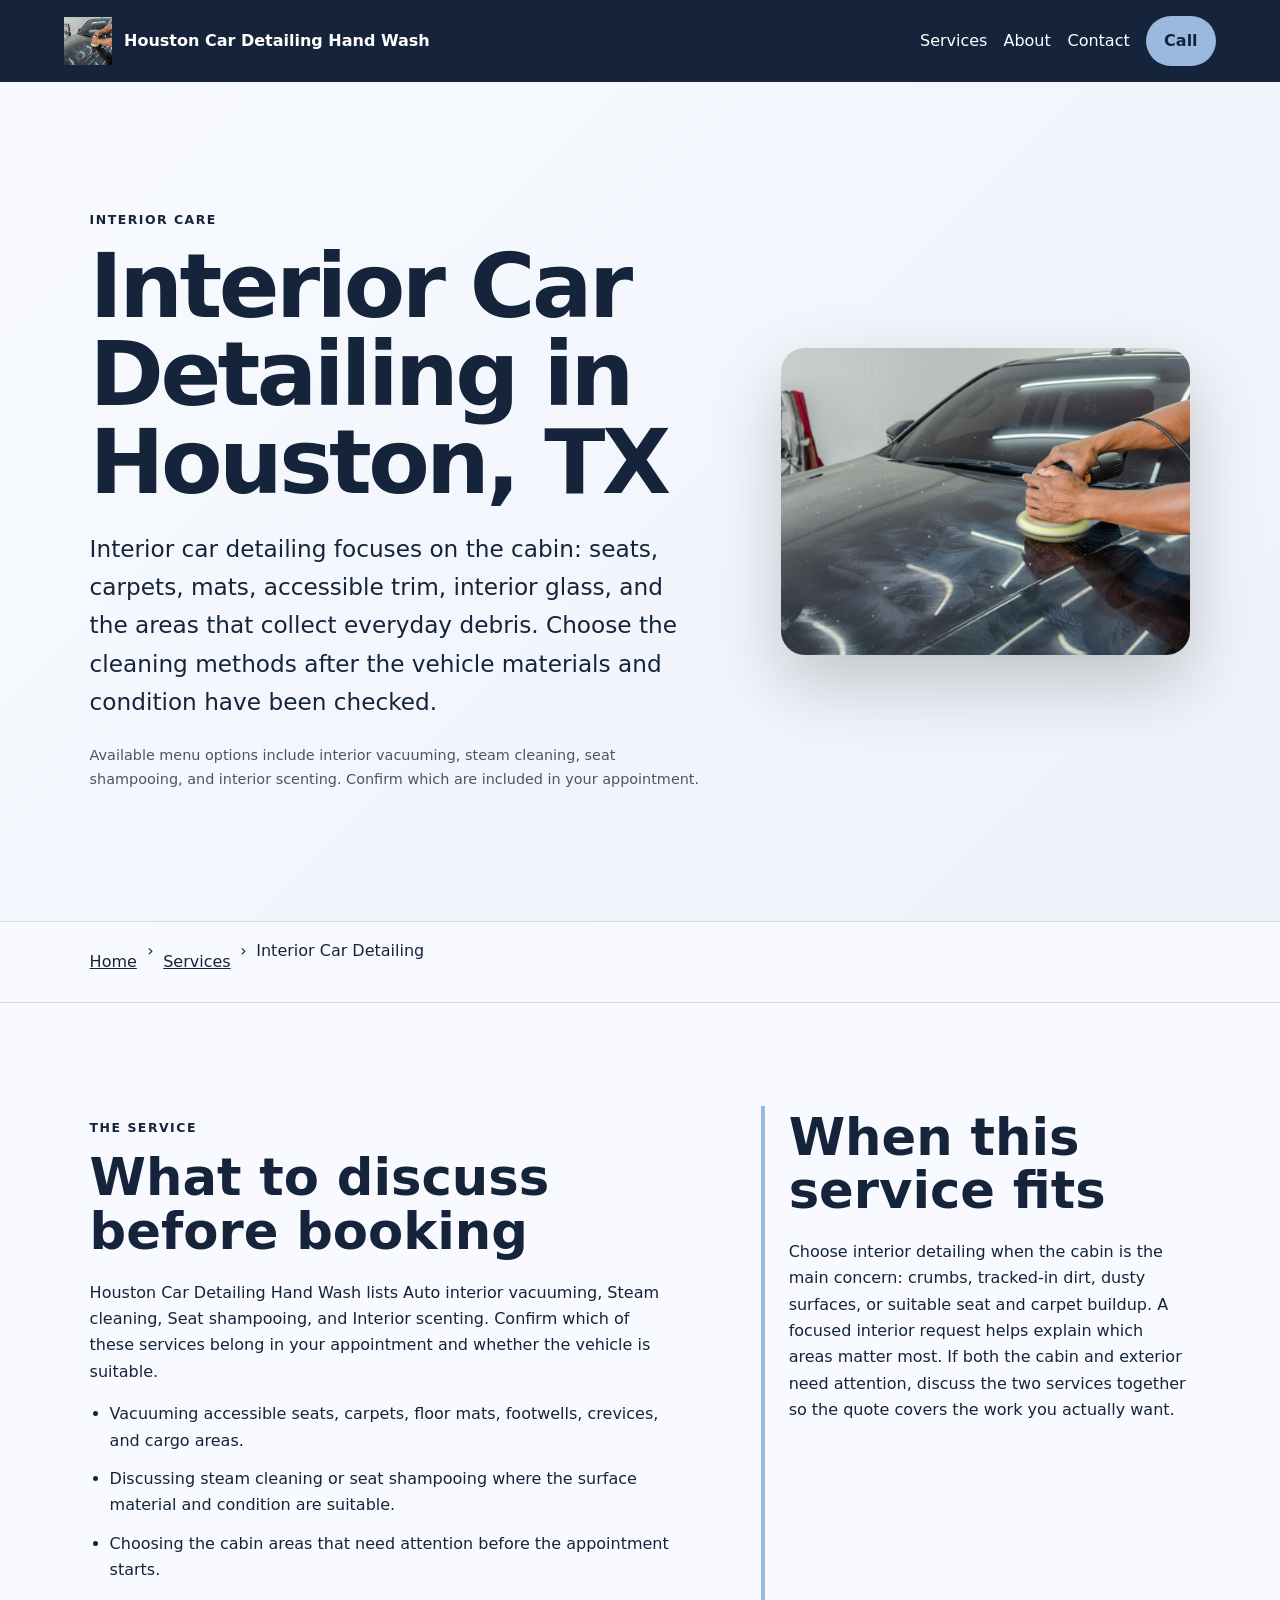
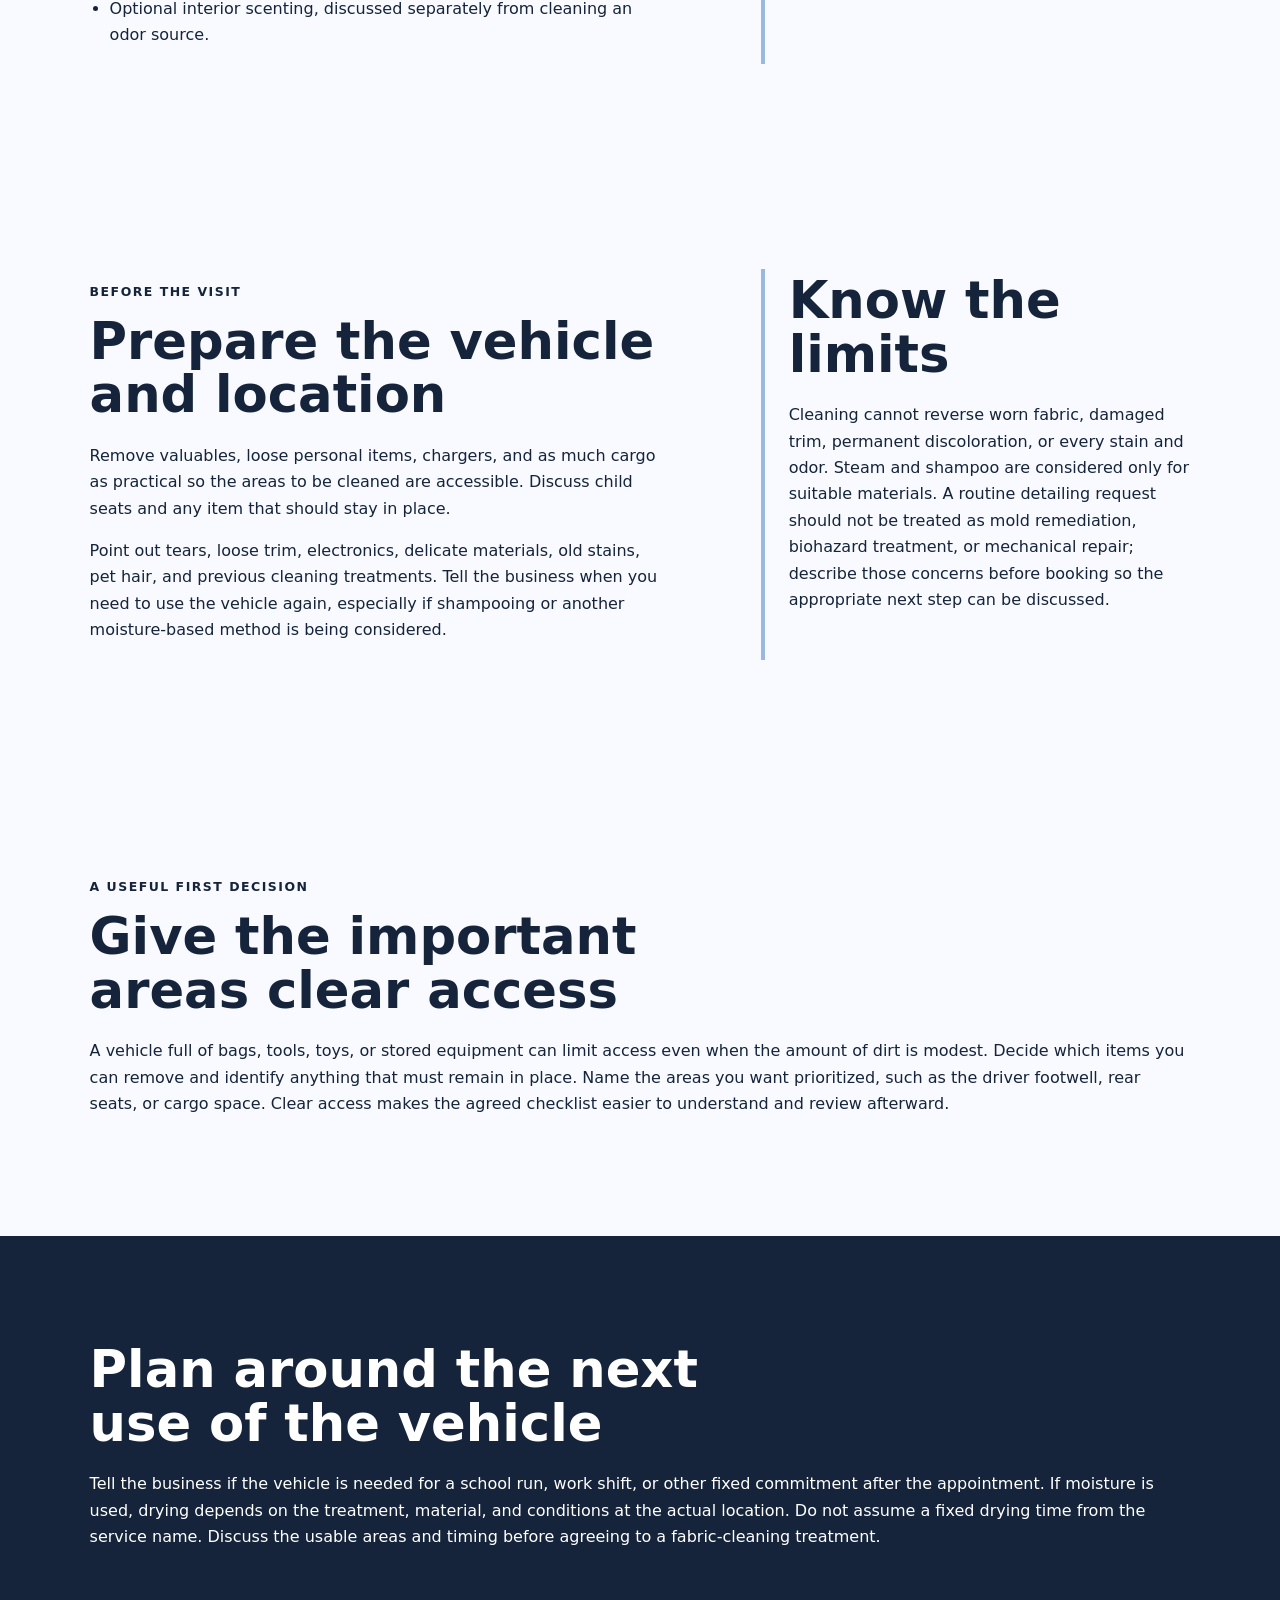
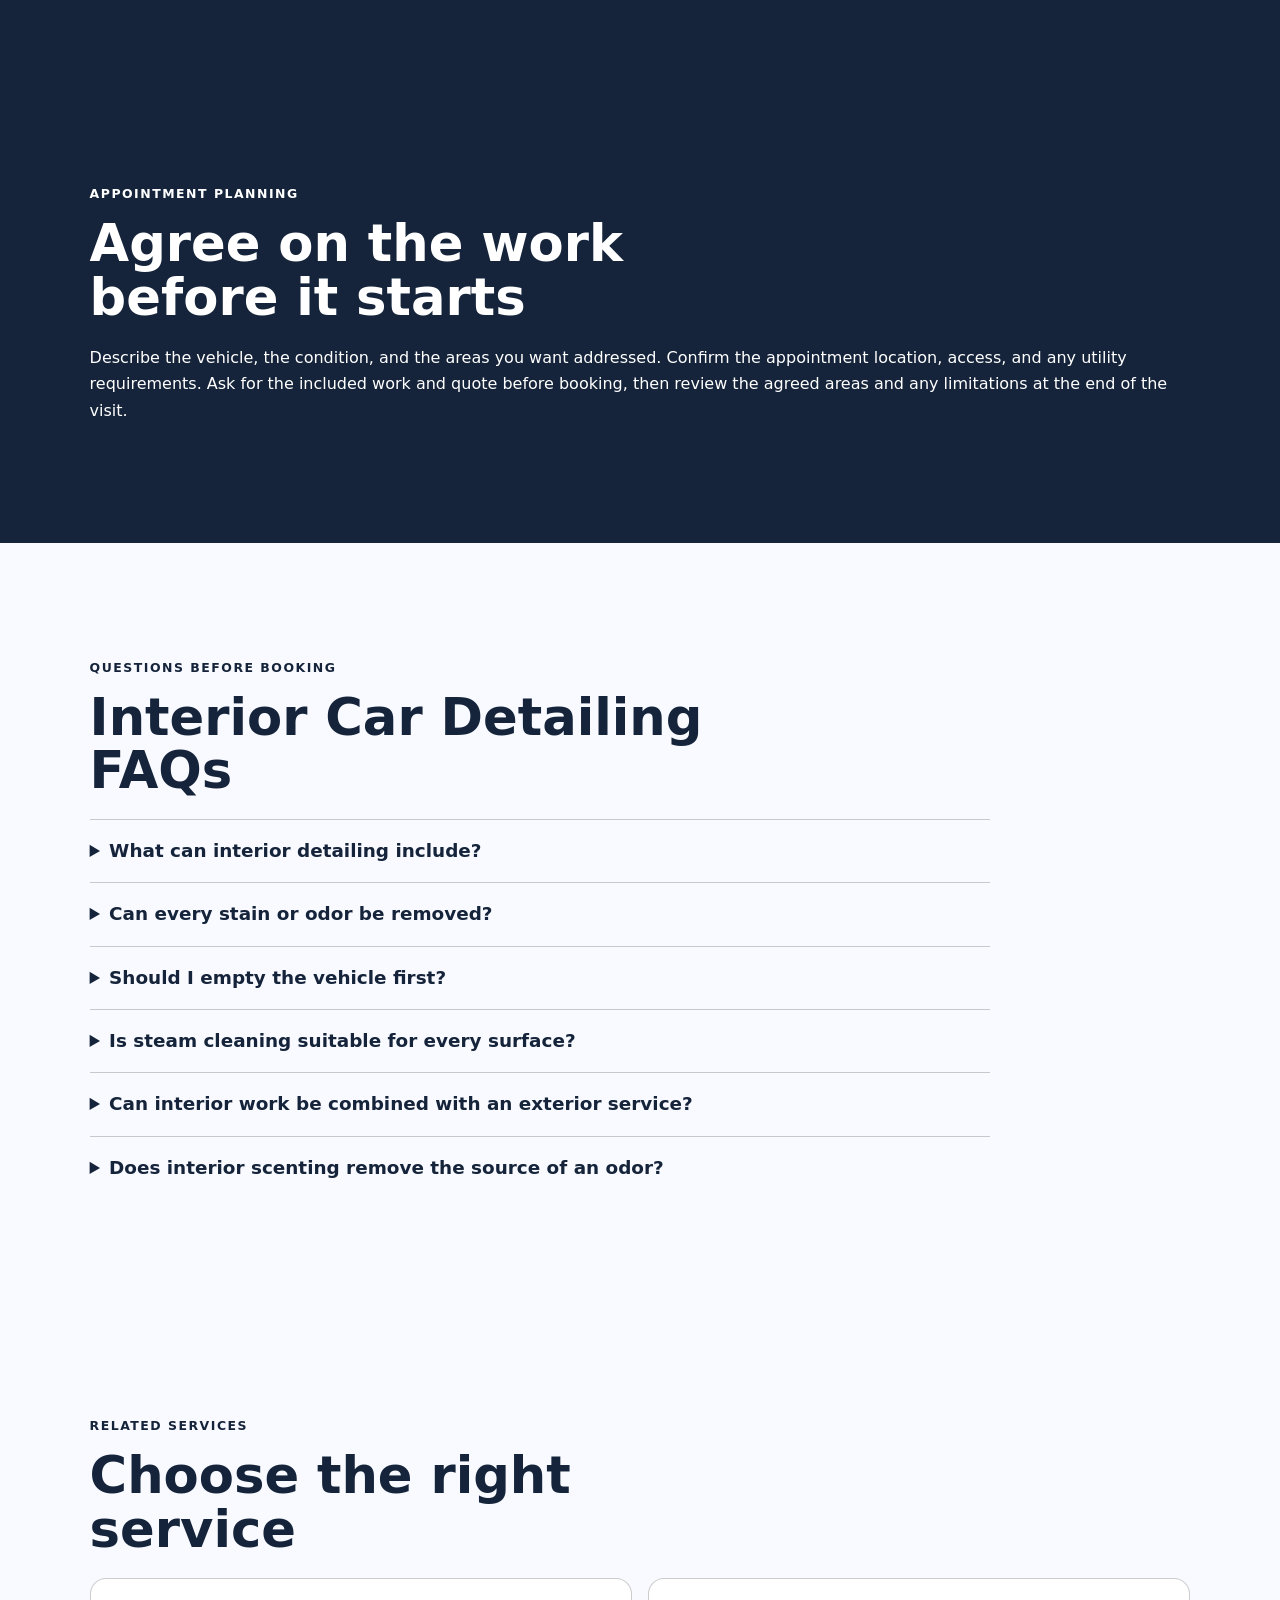
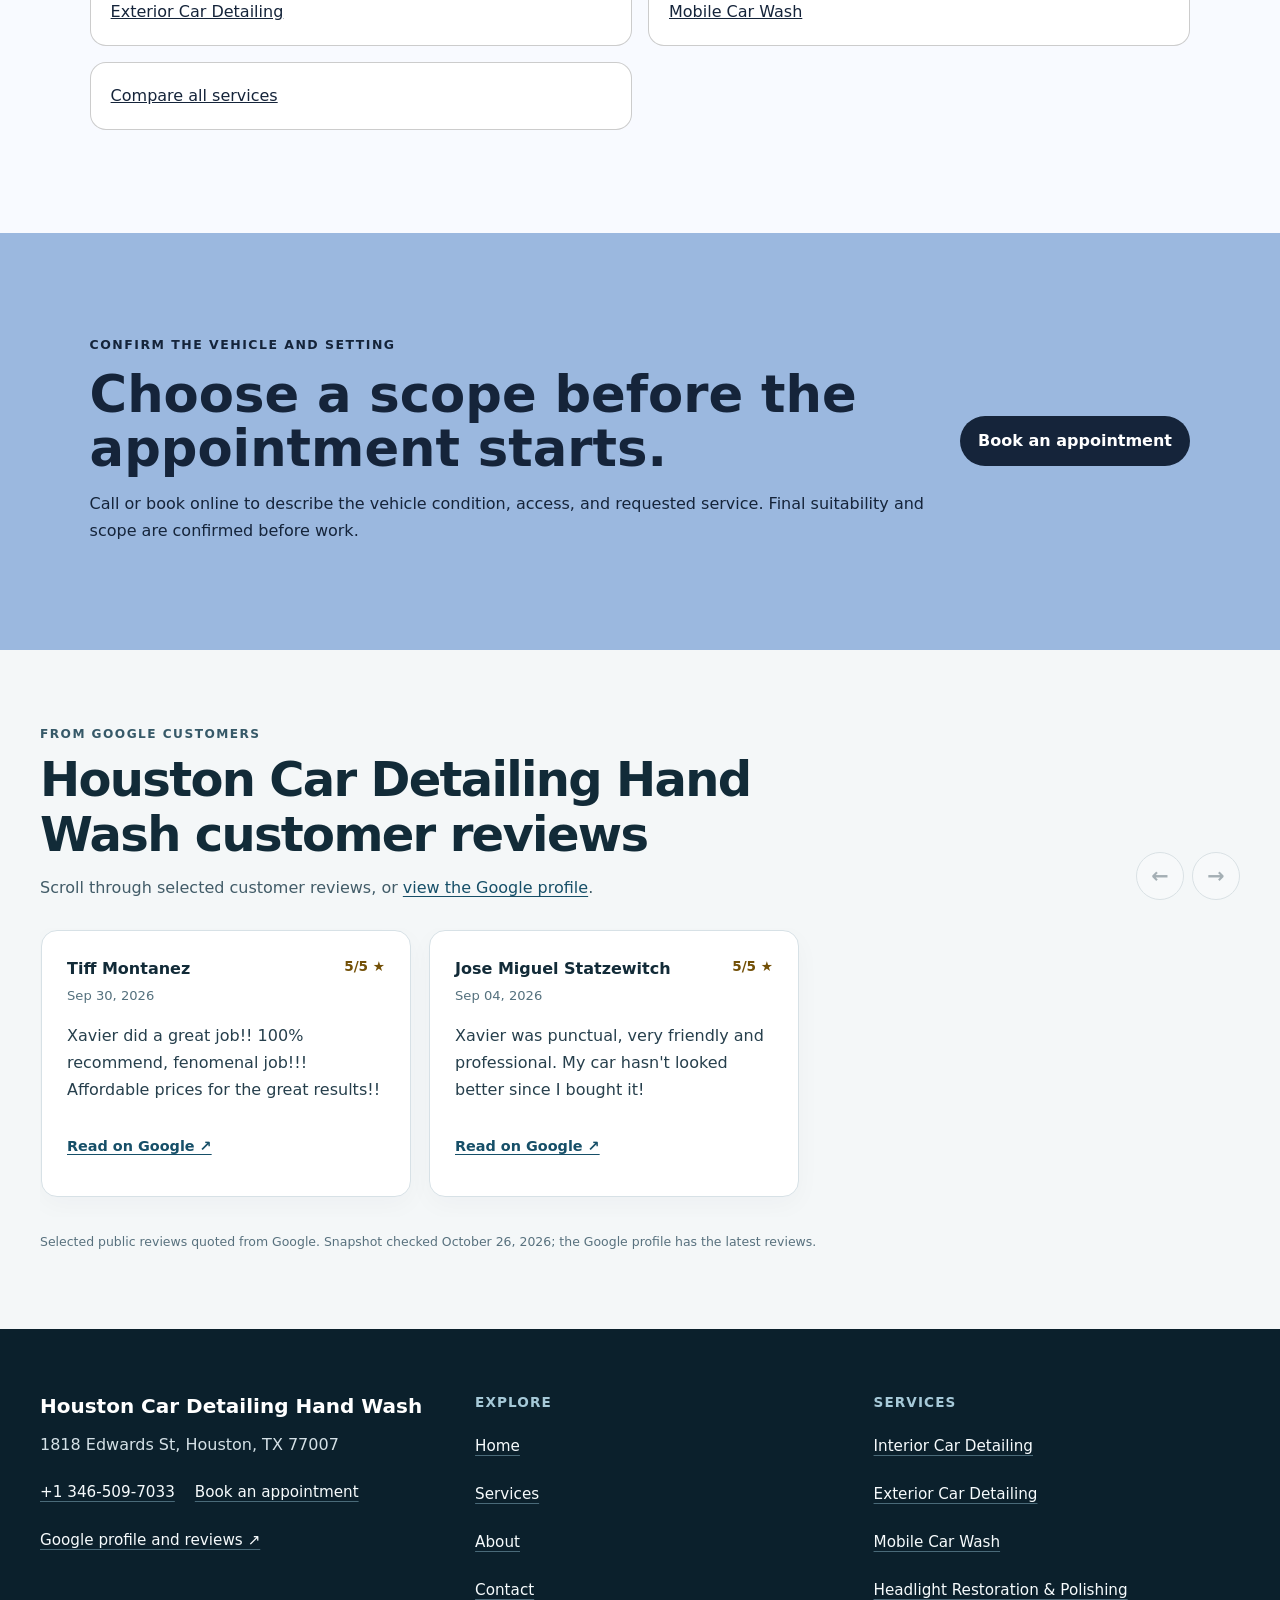
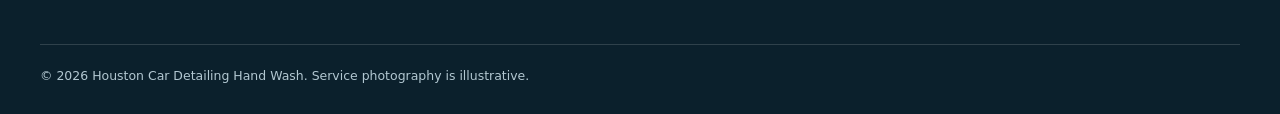
<file: services/interior-car-detailing/index.html>
<!doctype html>
<html lang="en"><head>
  <meta charset="utf-8"><meta name="viewport" content="width=device-width,initial-scale=1">
  <title>Interior Car Detailing in Houston, TX | Houston Car Detailing Hand Wash</title>
  <meta name="description" content="Plan interior car detailing with Houston Car Detailing Hand Wash in Houston: documented scope, vehicle preparation, access checks, and limitations.">
  <meta name="robots" content="index, follow, max-image-preview:large, max-snippet:-1">
  <link rel="canonical" href="https://houstoncardetailinghandwash.shop/services/interior-car-detailing/">
  <meta property="og:type" content="website"><meta property="og:title" content="Interior Car Detailing in Houston, TX | Houston Car Detailing Hand Wash">
  <meta property="og:description" content="Plan interior car detailing with Houston Car Detailing Hand Wash in Houston: documented scope, vehicle preparation, access checks, and limitations."><meta property="og:url" content="https://houstoncardetailinghandwash.shop/services/interior-car-detailing/">
  <meta property="og:image" content="https://houstoncardetailinghandwash.shop/assets/hero-polish.jpg"><meta name="twitter:card" content="summary_large_image">
  <link rel="icon" href="/assets/favicon.svg"><link rel="stylesheet" href="/seo-pages.css"><script type="application/ld+json">{
  "@context": "https://schema.org",
  "@graph": [
    {
      "@type": "BreadcrumbList",
      "@id": "https://houstoncardetailinghandwash.shop/services/interior-car-detailing/#breadcrumb",
      "itemListElement": [
        {
          "@type": "ListItem",
          "position": 1,
          "name": "Home",
          "item": "https://houstoncardetailinghandwash.shop/"
        },
        {
          "@type": "ListItem",
          "position": 2,
          "name": "Services",
          "item": "https://houstoncardetailinghandwash.shop/services/"
        },
        {
          "@type": "ListItem",
          "position": 3,
          "name": "Interior Car Detailing",
          "item": "https://houstoncardetailinghandwash.shop/services/interior-car-detailing/"
        }
      ]
    },
    {
      "@type": "WebPage",
      "@id": "https://houstoncardetailinghandwash.shop/services/interior-car-detailing/#webpage",
      "url": "https://houstoncardetailinghandwash.shop/services/interior-car-detailing/",
      "name": "Interior Car Detailing in Houston, TX | Houston Car Detailing Hand Wash",
      "description": "Plan interior car detailing with Houston Car Detailing Hand Wash in Houston: documented scope, vehicle preparation, access checks, and limitations.",
      "breadcrumb": {
        "@id": "https://houstoncardetailinghandwash.shop/services/interior-car-detailing/#breadcrumb"
      },
      "isPartOf": {
        "@id": "https://houstoncardetailinghandwash.shop/#website"
      },
      "about": {
        "@id": "https://houstoncardetailinghandwash.shop/#business"
      }
    },
    {
      "@type": "Service",
      "@id": "https://houstoncardetailinghandwash.shop/services/interior-car-detailing/#service",
      "name": "Interior Car Detailing",
      "serviceType": "interior car detailing",
      "url": "https://houstoncardetailinghandwash.shop/services/interior-car-detailing/",
      "description": "Interior car detailing focuses on the cabin: visible debris, carpets, floor mats, seats, footwells, crevices, cargo areas, and suitable high-use surfaces.",
      "provider": {
        "@id": "https://houstoncardetailinghandwash.shop/#business"
      },
      "areaServed": {
        "@type": "City",
        "name": "Houston"
      }
    },
    {
      "@type": "ImageObject",
      "@id": "https://houstoncardetailinghandwash.shop/services/interior-car-detailing/#primaryimage",
      "contentUrl": "https://houstoncardetailinghandwash.shop/assets/hero-polish.jpg",
      "caption": "Illustrative detailing artwork for Houston Car Detailing Hand Wash",
      "representativeOfPage": true
    }
  ]
}</script>
<link rel="stylesheet" href="/portfolio-components.css">
</head><body style="--pilot-accent:#9bb8df;--pilot-dark:#15243a;--pilot-paper:#f8faff">
<a class="skip-link" href="#content">Skip to content</a>
<header class="pilot-header"><a class="pilot-brand" href="/"><img src="/assets/hero-polish.jpg" width="48" height="48" alt=""><span>Houston Car Detailing Hand Wash</span></a>
<nav aria-label="Primary navigation"><a href="/services/">Services</a><a href="/about/">About</a><a href="/contact/">Contact</a><a class="pilot-call" href="tel:+13465097033">Call</a></nav></header>
<main id="content"><section class="pilot-hero"><div><p class="eyebrow">Interior care</p><h1>Interior Car Detailing in Houston, TX</h1><p class="pilot-answer">Interior car detailing focuses on the cabin: seats, carpets, mats, accessible trim, interior glass, and the areas that collect everyday debris. Choose the cleaning methods after the vehicle materials and condition have been checked.</p><p class="pilot-proof">Available menu options include interior vacuuming, steam cleaning, seat shampooing, and interior scenting. Confirm which are included in your appointment.</p></div><img alt="Illustrative detailing artwork for Houston Car Detailing Hand Wash" fetchpriority="high" height="720" src="/assets/hero-polish.jpg" width="960"/></section>
<nav aria-label="Breadcrumb" class="breadcrumbs"><a href="/">Home</a><span>›</span><a href="/services/">Services</a><span>›</span><span>Interior Car Detailing</span></nav>
<section class="pilot-section pilot-grid"><div><p class="eyebrow">The service</p><h2>What to discuss before booking</h2><p>Houston Car Detailing Hand Wash lists Auto interior vacuuming, Steam cleaning, Seat shampooing, and Interior scenting. Confirm which of these services belong in your appointment and whether the vehicle is suitable.</p><ul class="checklist"><li>Vacuuming accessible seats, carpets, floor mats, footwells, crevices, and cargo areas.</li><li>Discussing steam cleaning or seat shampooing where the surface material and condition are suitable.</li><li>Choosing the cabin areas that need attention before the appointment starts.</li><li>Optional interior scenting, discussed separately from cleaning an odor source.</li></ul></div><aside><h2>When this service fits</h2><p>Choose interior detailing when the cabin is the main concern: crumbs, tracked-in dirt, dusty surfaces, or suitable seat and carpet buildup. A focused interior request helps explain which areas matter most. If both the cabin and exterior need attention, discuss the two services together so the quote covers the work you actually want.</p></aside></section>
<section class="pilot-section pilot-grid"><div><p class="eyebrow">Before the visit</p><h2>Prepare the vehicle and location</h2><p>Remove valuables, loose personal items, chargers, and as much cargo as practical so the areas to be cleaned are accessible. Discuss child seats and any item that should stay in place.</p><p>Point out tears, loose trim, electronics, delicate materials, old stains, pet hair, and previous cleaning treatments. Tell the business when you need to use the vehicle again, especially if shampooing or another moisture-based method is being considered.</p></div><aside><h2>Know the limits</h2><p>Cleaning cannot reverse worn fabric, damaged trim, permanent discoloration, or every stain and odor. Steam and shampoo are considered only for suitable materials. A routine detailing request should not be treated as mold remediation, biohazard treatment, or mechanical repair; describe those concerns before booking so the appropriate next step can be discussed.</p></aside></section>
<section class="pilot-section"><p class="eyebrow">A useful first decision</p><h2>Give the important areas clear access</h2><p>A vehicle full of bags, tools, toys, or stored equipment can limit access even when the amount of dirt is modest. Decide which items you can remove and identify anything that must remain in place. Name the areas you want prioritized, such as the driver footwell, rear seats, or cargo space. Clear access makes the agreed checklist easier to understand and review afterward.</p></section><section class="pilot-section tone"><h2>Plan around the next use of the vehicle</h2><p>Tell the business if the vehicle is needed for a school run, work shift, or other fixed commitment after the appointment. If moisture is used, drying depends on the treatment, material, and conditions at the actual location. Do not assume a fixed drying time from the service name. Discuss the usable areas and timing before agreeing to a fabric-cleaning treatment.</p></section>
<section class="pilot-section tone"><p class="eyebrow">Appointment planning</p><h2>Agree on the work before it starts</h2><p>Describe the vehicle, the condition, and the areas you want addressed. Confirm the appointment location, access, and any utility requirements. Ask for the included work and quote before booking, then review the agreed areas and any limitations at the end of the visit.</p></section>
<section class="pilot-section"><p class="eyebrow">Questions before booking</p><h2>Interior Car Detailing FAQs</h2><div class="faq-list"><details><summary>What can interior detailing include?</summary><p>The menu includes interior vacuuming, steam cleaning, seat shampooing, and interior scenting. The exact combination depends on the vehicle, the material, and the scope agreed before the visit; each method is not automatically included in every request.</p></details><details><summary>Can every stain or odor be removed?</summary><p>No result should be promised without assessing the material and cause. Old stains, prior treatments, permanent discoloration, and an inaccessible odor source can limit what cleaning achieves.</p></details><details><summary>Should I empty the vehicle first?</summary><p>Remove valuables and as many loose belongings as practical. Discuss child seats, cargo, and items that need to stay in place so access and priorities are clear.</p></details><details><summary>Is steam cleaning suitable for every surface?</summary><p>No. Steam is considered only for suitable materials and conditions. Tell the business about electronics, delicate trim, existing damage, and previous treatments before a method is agreed.</p></details><details><summary>Can interior work be combined with an exterior service?</summary><p>Interior and exterior services are both on the menu. Ask for a combined quote and confirm the included work rather than assuming an exterior wash is part of every interior appointment.</p></details><details><summary>Does interior scenting remove the source of an odor?</summary><p>A fragrance can change how the cabin smells, but it is not evidence that the source was removed. Describe the odor and its history so cleaning and any limits can be discussed first.</p></details></div></section>
<section class="pilot-section related"><p class="eyebrow">Related services</p><h2>Choose the right service</h2><div class="related-links"><a href="/services/exterior-car-detailing/">Exterior Car Detailing</a><a href="/services/mobile-car-wash/">Mobile Car Wash</a><a href="/services/">Compare all services</a></div></section>
<section class="pilot-cta"><div><p class="eyebrow">Confirm the vehicle and setting</p><h2>Choose a scope before the appointment starts.</h2><p>Call or book online to describe the vehicle condition, access, and requested service. Final suitability and scope are confirmed before work.</p></div><a class="pilot-button" href="/scheduling">Book an appointment</a></section>
<!-- PORTFOLIO-REVIEWS:START --><section class="portfolio-reviews" aria-labelledby="portfolio-reviews-title"><div class="portfolio-reviews__heading"><div><p class="portfolio-reviews__kicker">From Google customers</p><h2 id="portfolio-reviews-title">Houston Car Detailing Hand Wash customer reviews</h2><p class="portfolio-reviews__intro">Scroll through selected customer reviews, or <a href="https://www.google.com/maps?cid=15791454744647510590" target="_blank" rel="noopener noreferrer">view the Google profile</a>.</p></div><div class="portfolio-reviews__controls"><button type="button" data-reviews-prev aria-label="Previous reviews">←</button><button type="button" data-reviews-next aria-label="Next reviews">→</button></div></div><div class="portfolio-reviews__track" role="region" aria-label="Scrollable customer reviews" tabindex="0"><article class="portfolio-review"><div class="portfolio-review__meta"><div><span class="portfolio-review__author">Tiff Montanez</span><time datetime="2026-09-30">Sep 30, 2026</time></div><span class="portfolio-review__rating" aria-label="5 out of 5 stars">5/5 ★</span></div><blockquote><p>Xavier did a great job!! 100% recommend, fenomenal job!!!  Affordable prices for the great results!!</p></blockquote><a class="portfolio-review__source" href="https://www.google.com/maps/reviews/data=!4m8!14m7!1m6!2m5!1sCi9DQUlRQUNvZENodHljRjlvT2tkaVNVSTRSbFZaUTNOdE1HOWZaRmhIV0ZSYVFtYxAB!2m1!1s0x0:0xdb26846c6d5f2a3e!3m1!1s2@1:CAIQACodChtycF9oOkdiSUI4RlVZQ3NtMG9fZFhHWFRaQmc%7C%7C?hl=en-US" target="_blank" rel="noopener noreferrer">Read on Google ↗</a></article><article class="portfolio-review"><div class="portfolio-review__meta"><div><span class="portfolio-review__author">Jose Miguel Statzewitch</span><time datetime="2026-09-04">Sep 04, 2026</time></div><span class="portfolio-review__rating" aria-label="5 out of 5 stars">5/5 ★</span></div><blockquote><p>Xavier was punctual, very friendly and professional. My car hasn&#x27;t looked better since I bought it!</p></blockquote><a class="portfolio-review__source" href="https://www.google.com/maps/reviews/data=!4m8!14m7!1m6!2m5!1sCi9DQUlRQUNvZENodHljRjlvT2kxaFRWSndTbmxQZEVWaFVrZEdiMkpaVDJwTVpYYxAB!2m1!1s0x0:0xdb26846c6d5f2a3e!3m1!1s2@1:CAIQACodChtycF9oOi1hTVJwSnlPdEVhUkdGb2JZT2pMZXc%7C%7C?hl=en-US" target="_blank" rel="noopener noreferrer">Read on Google ↗</a></article></div><p class="portfolio-reviews__note">Selected public reviews quoted from Google. Snapshot checked <time datetime="2026-10-26">October 26, 2026</time>; the Google profile has the latest reviews.</p></section><!-- PORTFOLIO-REVIEWS:END -->
</main><footer class="portfolio-footer"><div class="portfolio-footer__grid"><div><strong class="portfolio-footer__name">Houston Car Detailing Hand Wash</strong><address>1818 Edwards St, Houston, TX 77007</address><div class="portfolio-footer__contact"><a href="tel:+13465097033">+1 346-509-7033</a><a href="/scheduling">Book an appointment</a></div><a href="https://www.google.com/maps?cid=15791454744647510590" target="_blank" rel="noopener noreferrer">Google profile and reviews ↗</a></div><div><h2>Explore</h2><nav aria-label="Footer navigation"><a href="/">Home</a><a href="/services/">Services</a><a href="/about/">About</a><a href="/contact/">Contact</a></nav></div><div><h2>Services</h2><nav aria-label="Service pages"><a href="/services/interior-car-detailing/">Interior Car Detailing</a><a href="/services/exterior-car-detailing/">Exterior Car Detailing</a><a href="/services/mobile-car-wash/">Mobile Car Wash</a><a href="/services/headlight-restoration/">Headlight Restoration &amp; Polishing</a></nav></div></div><p class="portfolio-footer__bottom">© <span id="year">2026</span> Houston Car Detailing Hand Wash. Service photography is illustrative.</p></footer>
<script src="/portfolio-components.js" defer></script>
</body></html>
</file>
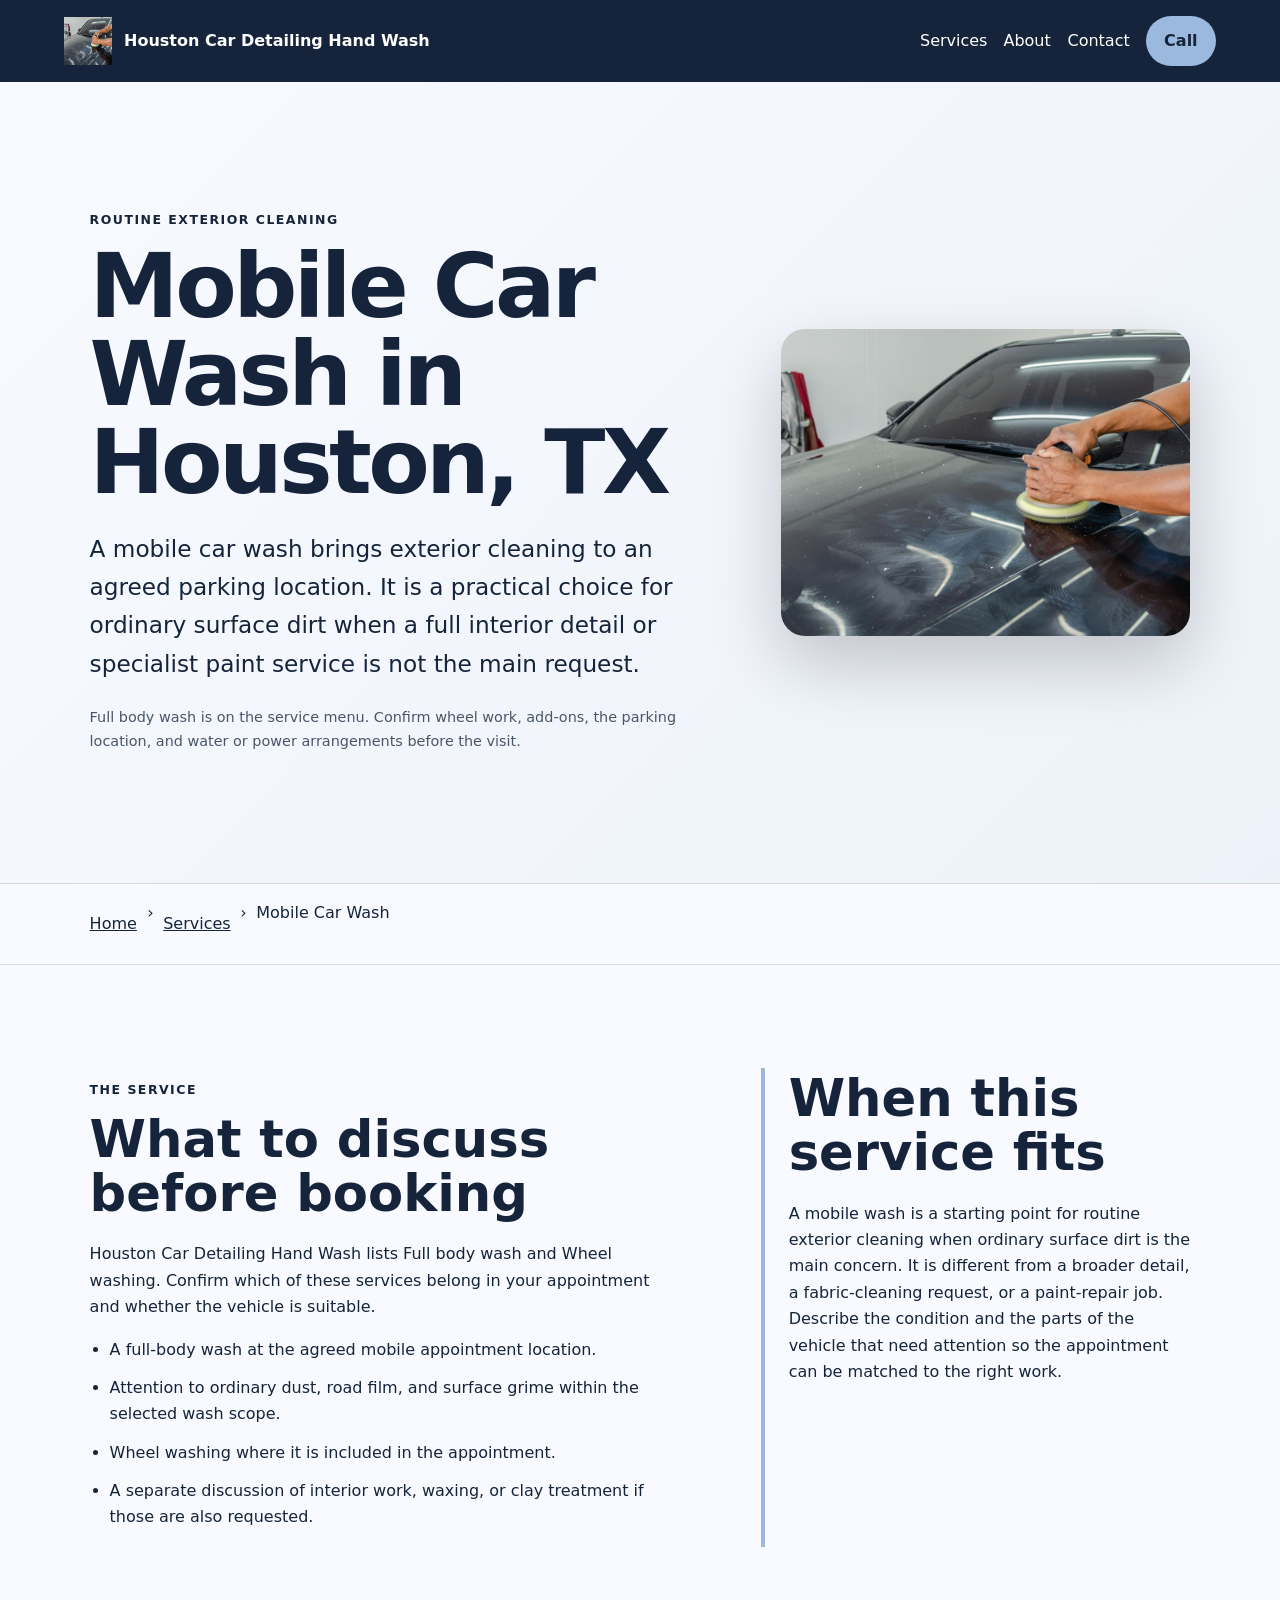
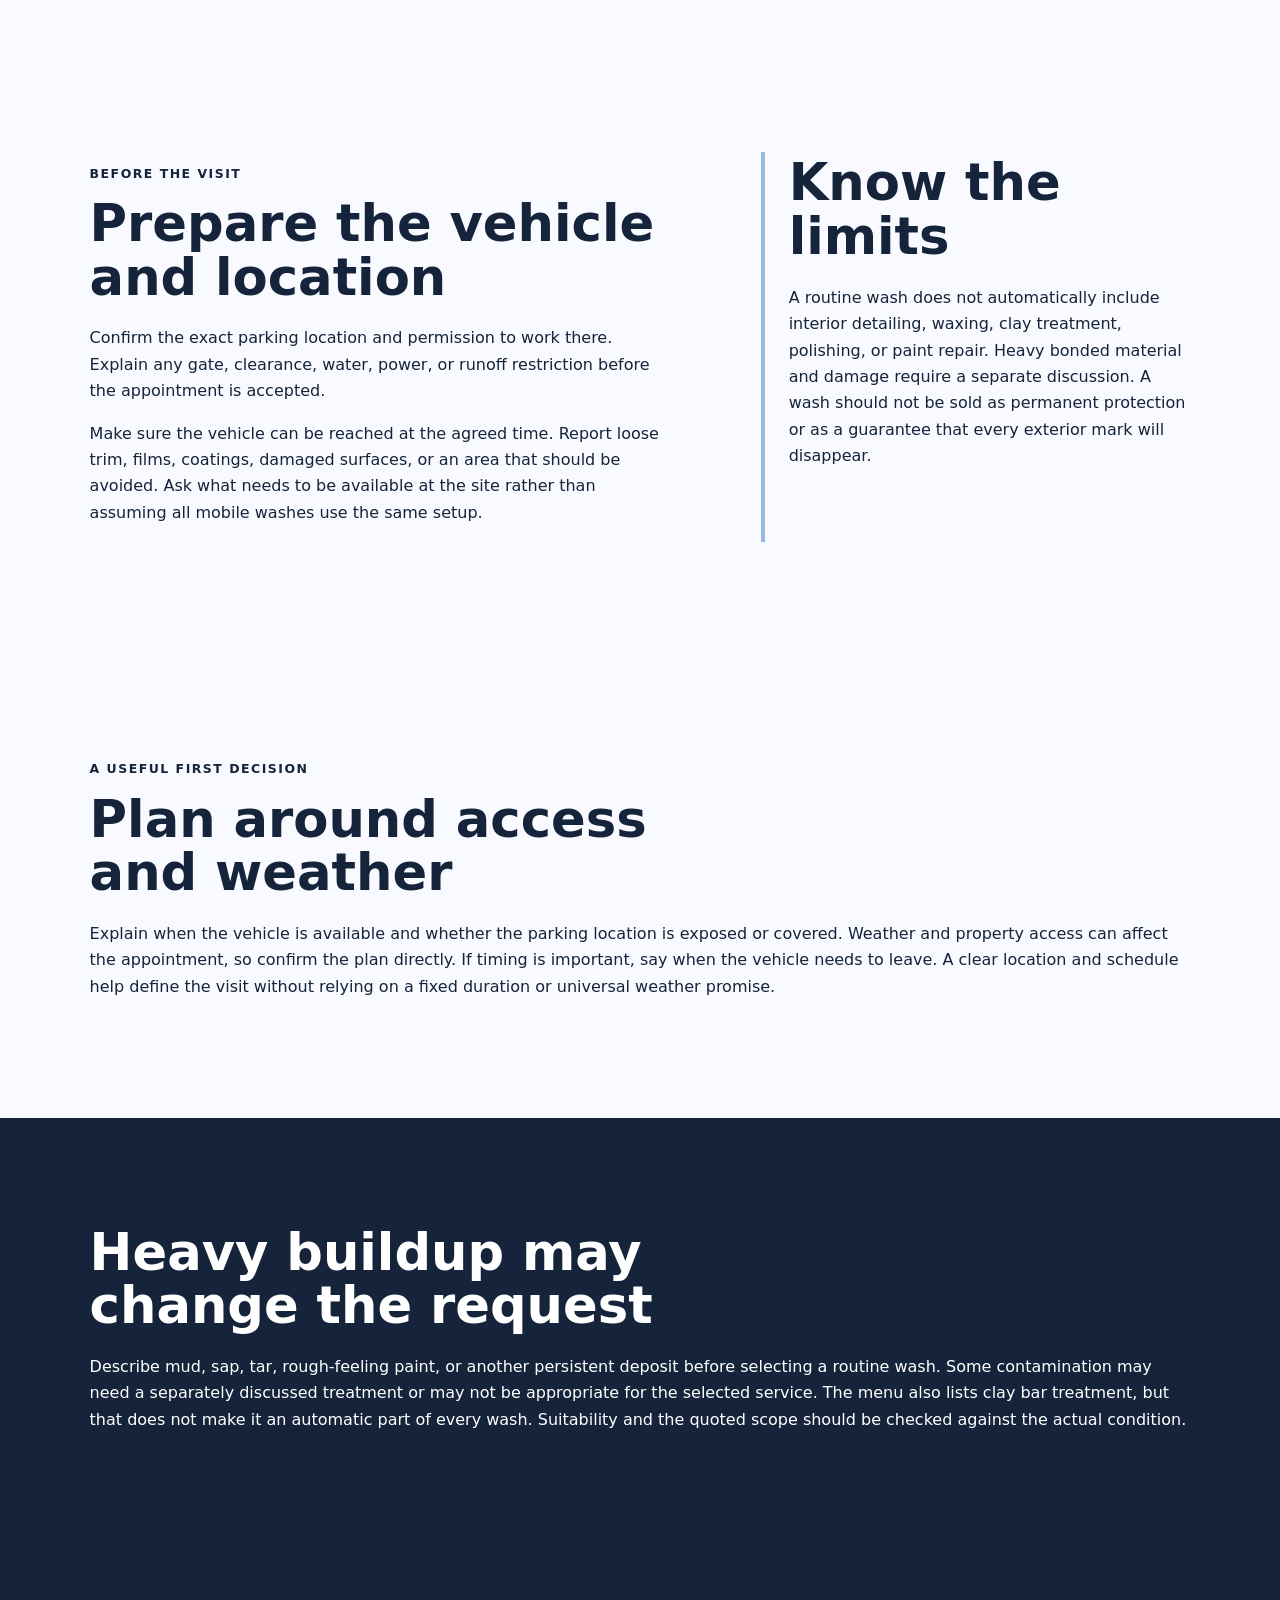
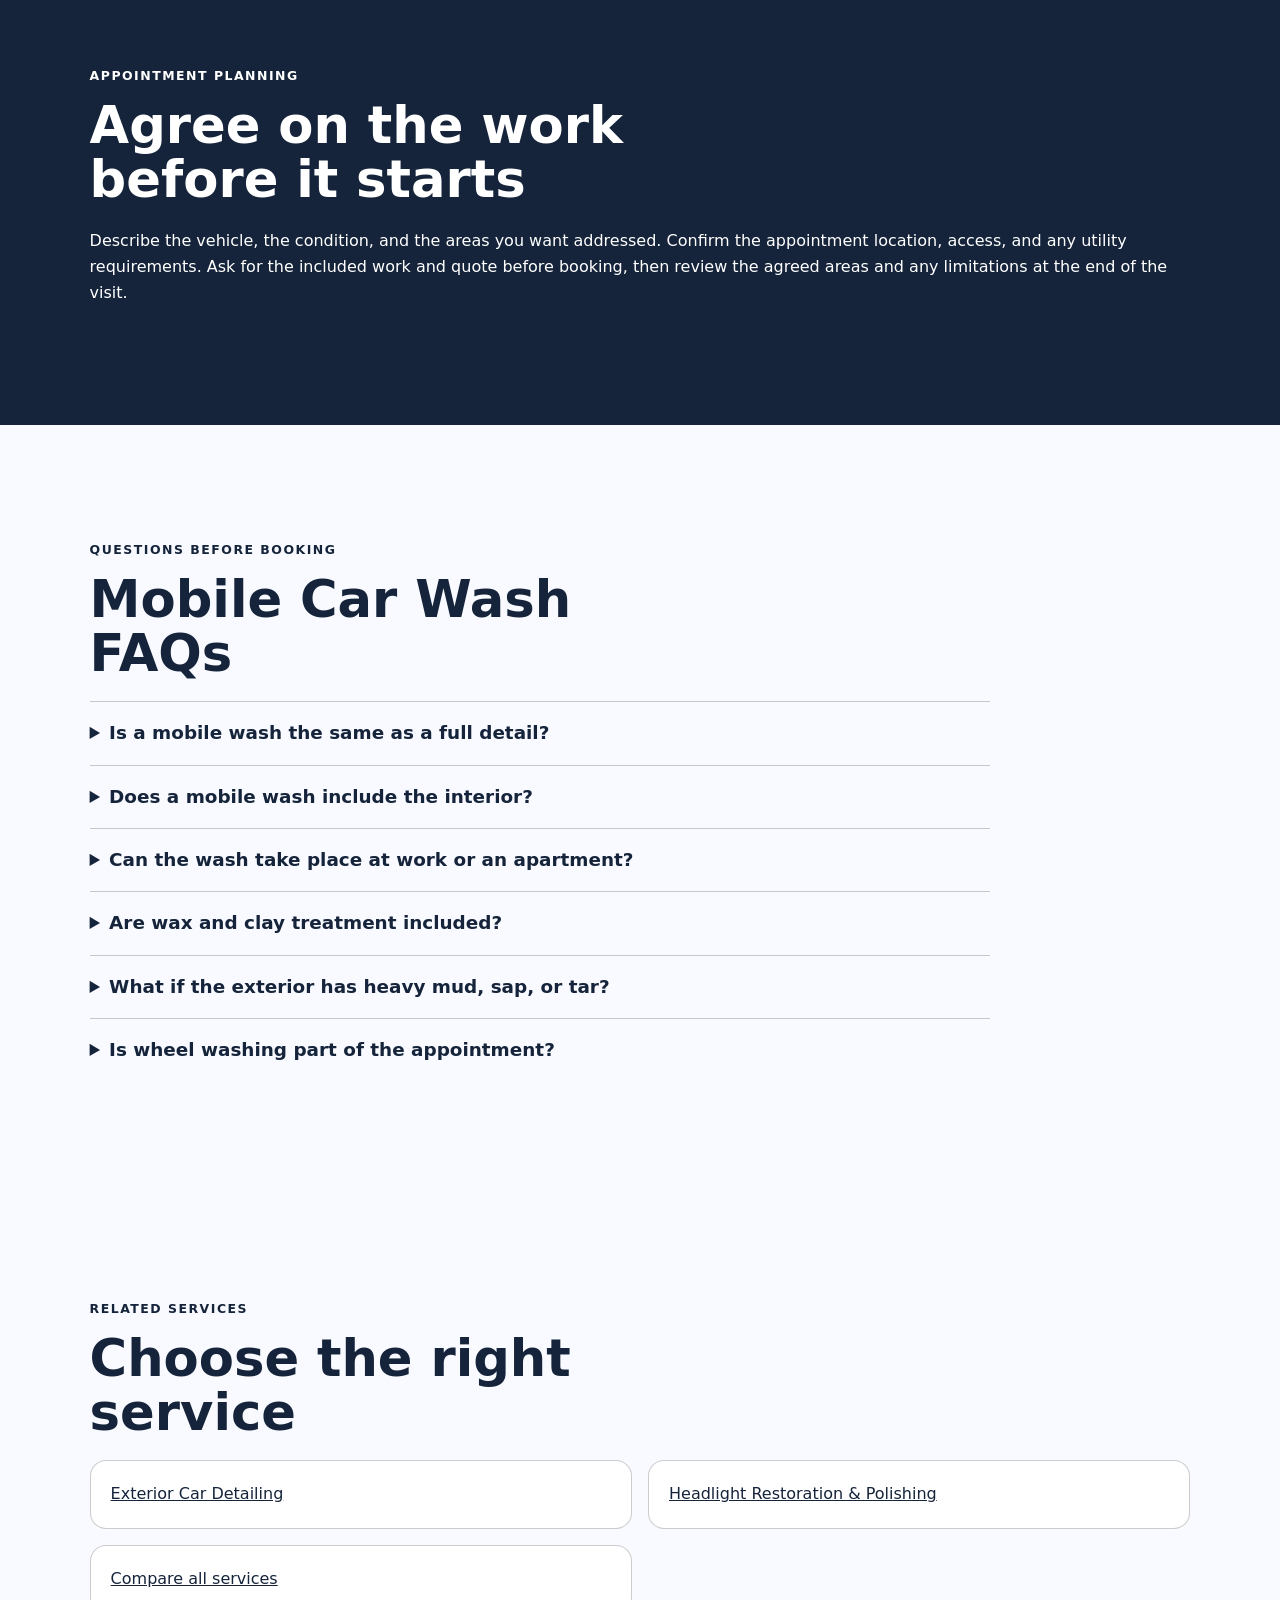
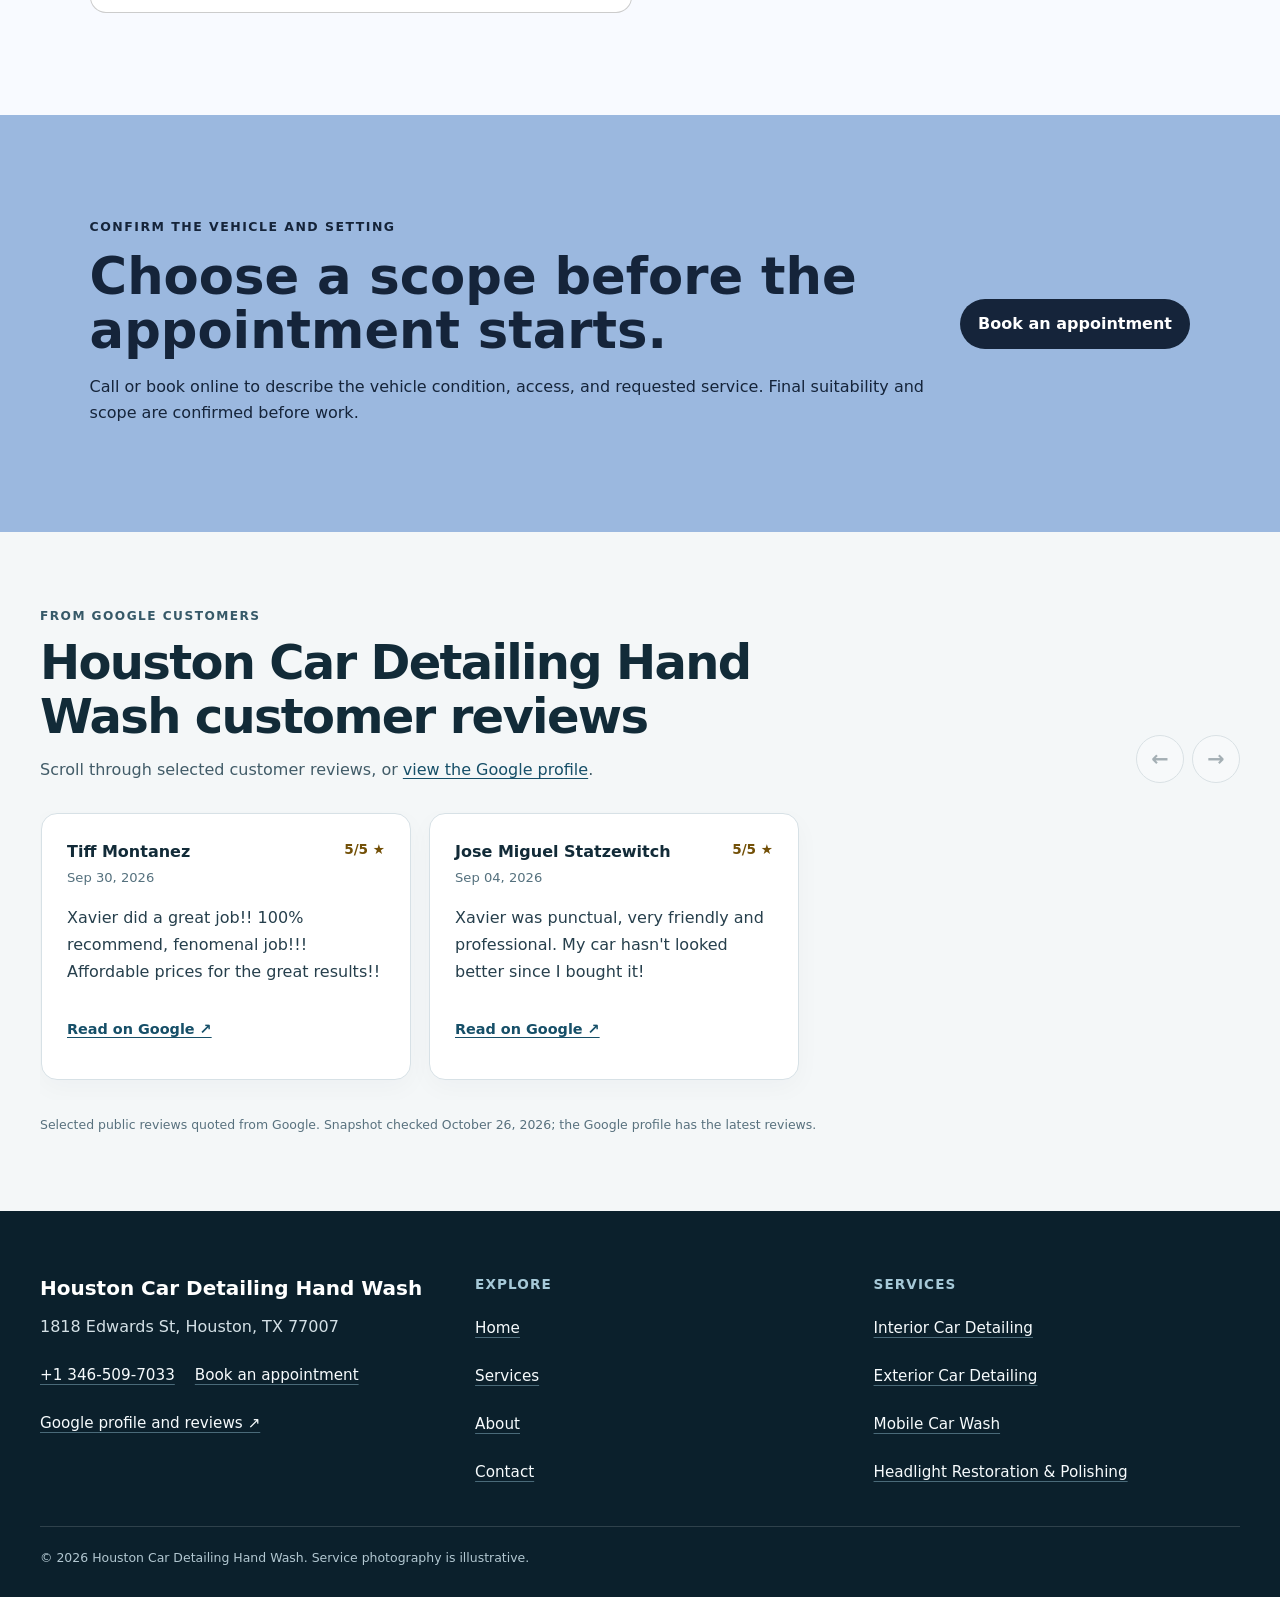
<file: services/mobile-car-wash/index.html>
<!doctype html>
<html lang="en"><head>
  <meta charset="utf-8"><meta name="viewport" content="width=device-width,initial-scale=1">
  <title>Mobile Car Wash in Houston, TX | Houston Car Detailing Hand Wash</title>
  <meta name="description" content="Plan mobile car wash with Houston Car Detailing Hand Wash in Houston: documented scope, vehicle preparation, access checks, and limitations.">
  <meta name="robots" content="index, follow, max-image-preview:large, max-snippet:-1">
  <link rel="canonical" href="https://houstoncardetailinghandwash.shop/services/mobile-car-wash/">
  <meta property="og:type" content="website"><meta property="og:title" content="Mobile Car Wash in Houston, TX | Houston Car Detailing Hand Wash">
  <meta property="og:description" content="Plan mobile car wash with Houston Car Detailing Hand Wash in Houston: documented scope, vehicle preparation, access checks, and limitations."><meta property="og:url" content="https://houstoncardetailinghandwash.shop/services/mobile-car-wash/">
  <meta property="og:image" content="https://houstoncardetailinghandwash.shop/assets/hero-polish.jpg"><meta name="twitter:card" content="summary_large_image">
  <link rel="icon" href="/assets/favicon.svg"><link rel="stylesheet" href="/seo-pages.css"><script type="application/ld+json">{
  "@context": "https://schema.org",
  "@graph": [
    {
      "@type": "BreadcrumbList",
      "@id": "https://houstoncardetailinghandwash.shop/services/mobile-car-wash/#breadcrumb",
      "itemListElement": [
        {
          "@type": "ListItem",
          "position": 1,
          "name": "Home",
          "item": "https://houstoncardetailinghandwash.shop/"
        },
        {
          "@type": "ListItem",
          "position": 2,
          "name": "Services",
          "item": "https://houstoncardetailinghandwash.shop/services/"
        },
        {
          "@type": "ListItem",
          "position": 3,
          "name": "Mobile Car Wash",
          "item": "https://houstoncardetailinghandwash.shop/services/mobile-car-wash/"
        }
      ]
    },
    {
      "@type": "WebPage",
      "@id": "https://houstoncardetailinghandwash.shop/services/mobile-car-wash/#webpage",
      "url": "https://houstoncardetailinghandwash.shop/services/mobile-car-wash/",
      "name": "Mobile Car Wash in Houston, TX | Houston Car Detailing Hand Wash",
      "description": "Plan mobile car wash with Houston Car Detailing Hand Wash in Houston: documented scope, vehicle preparation, access checks, and limitations.",
      "breadcrumb": {
        "@id": "https://houstoncardetailinghandwash.shop/services/mobile-car-wash/#breadcrumb"
      },
      "isPartOf": {
        "@id": "https://houstoncardetailinghandwash.shop/#website"
      },
      "about": {
        "@id": "https://houstoncardetailinghandwash.shop/#business"
      }
    },
    {
      "@type": "Service",
      "@id": "https://houstoncardetailinghandwash.shop/services/mobile-car-wash/#service",
      "name": "Mobile Car Wash",
      "serviceType": "mobile car wash",
      "url": "https://houstoncardetailinghandwash.shop/services/mobile-car-wash/",
      "description": "A mobile car wash is the routine-cleaning option in the documented menu: a full-body wash brought to the agreed location, with wheel washing available when it is included in the appointment.",
      "provider": {
        "@id": "https://houstoncardetailinghandwash.shop/#business"
      },
      "areaServed": {
        "@type": "City",
        "name": "Houston"
      }
    },
    {
      "@type": "ImageObject",
      "@id": "https://houstoncardetailinghandwash.shop/services/mobile-car-wash/#primaryimage",
      "contentUrl": "https://houstoncardetailinghandwash.shop/assets/hero-polish.jpg",
      "caption": "Illustrative detailing artwork for Houston Car Detailing Hand Wash",
      "representativeOfPage": true
    }
  ]
}</script>
<link rel="stylesheet" href="/portfolio-components.css">
</head><body style="--pilot-accent:#9bb8df;--pilot-dark:#15243a;--pilot-paper:#f8faff">
<a class="skip-link" href="#content">Skip to content</a>
<header class="pilot-header"><a class="pilot-brand" href="/"><img src="/assets/hero-polish.jpg" width="48" height="48" alt=""><span>Houston Car Detailing Hand Wash</span></a>
<nav aria-label="Primary navigation"><a href="/services/">Services</a><a href="/about/">About</a><a href="/contact/">Contact</a><a class="pilot-call" href="tel:+13465097033">Call</a></nav></header>
<main id="content"><section class="pilot-hero"><div><p class="eyebrow">Routine exterior cleaning</p><h1>Mobile Car Wash in Houston, TX</h1><p class="pilot-answer">A mobile car wash brings exterior cleaning to an agreed parking location. It is a practical choice for ordinary surface dirt when a full interior detail or specialist paint service is not the main request.</p><p class="pilot-proof">Full body wash is on the service menu. Confirm wheel work, add-ons, the parking location, and water or power arrangements before the visit.</p></div><img alt="Illustrative detailing artwork for Houston Car Detailing Hand Wash" fetchpriority="high" height="720" src="/assets/hero-polish.jpg" width="960"/></section>
<nav aria-label="Breadcrumb" class="breadcrumbs"><a href="/">Home</a><span>›</span><a href="/services/">Services</a><span>›</span><span>Mobile Car Wash</span></nav>
<section class="pilot-section pilot-grid"><div><p class="eyebrow">The service</p><h2>What to discuss before booking</h2><p>Houston Car Detailing Hand Wash lists Full body wash and Wheel washing. Confirm which of these services belong in your appointment and whether the vehicle is suitable.</p><ul class="checklist"><li>A full-body wash at the agreed mobile appointment location.</li><li>Attention to ordinary dust, road film, and surface grime within the selected wash scope.</li><li>Wheel washing where it is included in the appointment.</li><li>A separate discussion of interior work, waxing, or clay treatment if those are also requested.</li></ul></div><aside><h2>When this service fits</h2><p>A mobile wash is a starting point for routine exterior cleaning when ordinary surface dirt is the main concern. It is different from a broader detail, a fabric-cleaning request, or a paint-repair job. Describe the condition and the parts of the vehicle that need attention so the appointment can be matched to the right work.</p></aside></section>
<section class="pilot-section pilot-grid"><div><p class="eyebrow">Before the visit</p><h2>Prepare the vehicle and location</h2><p>Confirm the exact parking location and permission to work there. Explain any gate, clearance, water, power, or runoff restriction before the appointment is accepted.</p><p>Make sure the vehicle can be reached at the agreed time. Report loose trim, films, coatings, damaged surfaces, or an area that should be avoided. Ask what needs to be available at the site rather than assuming all mobile washes use the same setup.</p></div><aside><h2>Know the limits</h2><p>A routine wash does not automatically include interior detailing, waxing, clay treatment, polishing, or paint repair. Heavy bonded material and damage require a separate discussion. A wash should not be sold as permanent protection or as a guarantee that every exterior mark will disappear.</p></aside></section>
<section class="pilot-section"><p class="eyebrow">A useful first decision</p><h2>Plan around access and weather</h2><p>Explain when the vehicle is available and whether the parking location is exposed or covered. Weather and property access can affect the appointment, so confirm the plan directly. If timing is important, say when the vehicle needs to leave. A clear location and schedule help define the visit without relying on a fixed duration or universal weather promise.</p></section><section class="pilot-section tone"><h2>Heavy buildup may change the request</h2><p>Describe mud, sap, tar, rough-feeling paint, or another persistent deposit before selecting a routine wash. Some contamination may need a separately discussed treatment or may not be appropriate for the selected service. The menu also lists clay bar treatment, but that does not make it an automatic part of every wash. Suitability and the quoted scope should be checked against the actual condition.</p></section>
<section class="pilot-section tone"><p class="eyebrow">Appointment planning</p><h2>Agree on the work before it starts</h2><p>Describe the vehicle, the condition, and the areas you want addressed. Confirm the appointment location, access, and any utility requirements. Ask for the included work and quote before booking, then review the agreed areas and any limitations at the end of the visit.</p></section>
<section class="pilot-section"><p class="eyebrow">Questions before booking</p><h2>Mobile Car Wash FAQs</h2><div class="faq-list"><details><summary>Is a mobile wash the same as a full detail?</summary><p>No. A mobile wash focuses on routine exterior cleaning. Interior detailing and other appearance treatments have their own scope and should be requested separately.</p></details><details><summary>Does a mobile wash include the interior?</summary><p>Not automatically. Interior vacuuming, steam cleaning, and seat shampooing are separate menu choices. Explain both interior and exterior needs if you want a combined appointment.</p></details><details><summary>Can the wash take place at work or an apartment?</summary><p>The location must allow the work and provide suitable access. Confirm property permission and any site restrictions before booking; the address alone does not establish approval.</p></details><details><summary>Are wax and clay treatment included?</summary><p>They are separately listed services. Ask whether either is appropriate and included in the quote rather than assuming a routine wash includes them.</p></details><details><summary>What if the exterior has heavy mud, sap, or tar?</summary><p>Describe it before the quote is agreed. Persistent buildup may need a different scope or separate assessment; ordinary washing should not imply removal of every type of contamination.</p></details><details><summary>Is wheel washing part of the appointment?</summary><p>Wheel washing is available on the menu. Confirm it in the selected scope, especially if the wheels are the main concern or have deposits or finish damage.</p></details></div></section>
<section class="pilot-section related"><p class="eyebrow">Related services</p><h2>Choose the right service</h2><div class="related-links"><a href="/services/exterior-car-detailing/">Exterior Car Detailing</a><a href="/services/headlight-restoration/">Headlight Restoration &amp; Polishing</a><a href="/services/">Compare all services</a></div></section>
<section class="pilot-cta"><div><p class="eyebrow">Confirm the vehicle and setting</p><h2>Choose a scope before the appointment starts.</h2><p>Call or book online to describe the vehicle condition, access, and requested service. Final suitability and scope are confirmed before work.</p></div><a class="pilot-button" href="/scheduling">Book an appointment</a></section>
<!-- PORTFOLIO-REVIEWS:START --><section class="portfolio-reviews" aria-labelledby="portfolio-reviews-title"><div class="portfolio-reviews__heading"><div><p class="portfolio-reviews__kicker">From Google customers</p><h2 id="portfolio-reviews-title">Houston Car Detailing Hand Wash customer reviews</h2><p class="portfolio-reviews__intro">Scroll through selected customer reviews, or <a href="https://www.google.com/maps?cid=15791454744647510590" target="_blank" rel="noopener noreferrer">view the Google profile</a>.</p></div><div class="portfolio-reviews__controls"><button type="button" data-reviews-prev aria-label="Previous reviews">←</button><button type="button" data-reviews-next aria-label="Next reviews">→</button></div></div><div class="portfolio-reviews__track" role="region" aria-label="Scrollable customer reviews" tabindex="0"><article class="portfolio-review"><div class="portfolio-review__meta"><div><span class="portfolio-review__author">Tiff Montanez</span><time datetime="2026-09-30">Sep 30, 2026</time></div><span class="portfolio-review__rating" aria-label="5 out of 5 stars">5/5 ★</span></div><blockquote><p>Xavier did a great job!! 100% recommend, fenomenal job!!!  Affordable prices for the great results!!</p></blockquote><a class="portfolio-review__source" href="https://www.google.com/maps/reviews/data=!4m8!14m7!1m6!2m5!1sCi9DQUlRQUNvZENodHljRjlvT2tkaVNVSTRSbFZaUTNOdE1HOWZaRmhIV0ZSYVFtYxAB!2m1!1s0x0:0xdb26846c6d5f2a3e!3m1!1s2@1:CAIQACodChtycF9oOkdiSUI4RlVZQ3NtMG9fZFhHWFRaQmc%7C%7C?hl=en-US" target="_blank" rel="noopener noreferrer">Read on Google ↗</a></article><article class="portfolio-review"><div class="portfolio-review__meta"><div><span class="portfolio-review__author">Jose Miguel Statzewitch</span><time datetime="2026-09-04">Sep 04, 2026</time></div><span class="portfolio-review__rating" aria-label="5 out of 5 stars">5/5 ★</span></div><blockquote><p>Xavier was punctual, very friendly and professional. My car hasn&#x27;t looked better since I bought it!</p></blockquote><a class="portfolio-review__source" href="https://www.google.com/maps/reviews/data=!4m8!14m7!1m6!2m5!1sCi9DQUlRQUNvZENodHljRjlvT2kxaFRWSndTbmxQZEVWaFVrZEdiMkpaVDJwTVpYYxAB!2m1!1s0x0:0xdb26846c6d5f2a3e!3m1!1s2@1:CAIQACodChtycF9oOi1hTVJwSnlPdEVhUkdGb2JZT2pMZXc%7C%7C?hl=en-US" target="_blank" rel="noopener noreferrer">Read on Google ↗</a></article></div><p class="portfolio-reviews__note">Selected public reviews quoted from Google. Snapshot checked <time datetime="2026-10-26">October 26, 2026</time>; the Google profile has the latest reviews.</p></section><!-- PORTFOLIO-REVIEWS:END -->
</main><footer class="portfolio-footer"><div class="portfolio-footer__grid"><div><strong class="portfolio-footer__name">Houston Car Detailing Hand Wash</strong><address>1818 Edwards St, Houston, TX 77007</address><div class="portfolio-footer__contact"><a href="tel:+13465097033">+1 346-509-7033</a><a href="/scheduling">Book an appointment</a></div><a href="https://www.google.com/maps?cid=15791454744647510590" target="_blank" rel="noopener noreferrer">Google profile and reviews ↗</a></div><div><h2>Explore</h2><nav aria-label="Footer navigation"><a href="/">Home</a><a href="/services/">Services</a><a href="/about/">About</a><a href="/contact/">Contact</a></nav></div><div><h2>Services</h2><nav aria-label="Service pages"><a href="/services/interior-car-detailing/">Interior Car Detailing</a><a href="/services/exterior-car-detailing/">Exterior Car Detailing</a><a href="/services/mobile-car-wash/">Mobile Car Wash</a><a href="/services/headlight-restoration/">Headlight Restoration &amp; Polishing</a></nav></div></div><p class="portfolio-footer__bottom">© <span id="year">2026</span> Houston Car Detailing Hand Wash. Service photography is illustrative.</p></footer>
<script src="/portfolio-components.js" defer></script>
</body></html>
</file>
<file: styles.css>
:root {
  --carbon: #101417;
  --graphite: #182026;
  --steel: #2b3840;
  --mist: #eef1ed;
  --paper: #f7f8f5;
  --line: #cbd1cc;
  --orange: #e85d2a;
  --orange-dark: #bf4218;
  --blue-steel: #9db4bf;
  --white: #ffffff;
  --display: "Arial Narrow", "Roboto Condensed", "Helvetica Neue", Arial, sans-serif;
  --body: "Avenir Next", Avenir, "Segoe UI", Helvetica, Arial, sans-serif;
  --utility: "SFMono-Regular", Consolas, "Liberation Mono", monospace;
  --max: 1240px;
  --header: 76px;
}

* { box-sizing: border-box; }
html { scroll-behavior: smooth; }
body {
  margin: 0;
  background: var(--paper);
  color: var(--carbon);
  font-family: var(--body);
  line-height: 1.6;
  -webkit-font-smoothing: antialiased;
}
body.menu-open { overflow: hidden; }
img { display: block; max-width: 100%; }
a { color: inherit; }
button, a { -webkit-tap-highlight-color: transparent; }
h1, h2, h3, p { margin-top: 0; }
h1, h2, h3 {
  font-family: var(--display);
  font-stretch: condensed;
  line-height: .96;
  letter-spacing: -.035em;
}
h2 { font-size: clamp(2.6rem, 5vw, 5.5rem); margin-bottom: 0; }
h3 { font-size: clamp(1.75rem, 2.4vw, 2.7rem); }

.skip-link {
  position: fixed;
  left: 1rem;
  top: -5rem;
  z-index: 1000;
  background: var(--orange);
  color: var(--white);
  padding: .8rem 1rem;
}
.skip-link:focus { top: 1rem; }
.sr-only {
  position: absolute;
  width: 1px;
  height: 1px;
  padding: 0;
  margin: -1px;
  overflow: hidden;
  clip: rect(0, 0, 0, 0);
  white-space: nowrap;
  border: 0;
}

.site-header {
  position: fixed;
  inset: 0 0 auto;
  z-index: 100;
  min-height: var(--header);
  display: flex;
  align-items: center;
  justify-content: space-between;
  gap: 2rem;
  padding: .75rem clamp(1rem, 4vw, 4.5rem);
  background: rgba(16, 20, 23, .97);
  border-bottom: 1px solid rgba(255, 255, 255, .12);
  color: var(--white);
  backdrop-filter: blur(12px);
}
.brand {
  display: inline-flex;
  align-items: center;
  gap: .85rem;
  text-decoration: none;
  flex: 0 0 auto;
}
.brand img { border-radius: 13px; }
.brand span { display: grid; line-height: 1; }
.brand strong {
  font-family: var(--display);
  font-size: 1.48rem;
  letter-spacing: .06em;
  text-transform: uppercase;
}
.brand small {
  margin-top: .35rem;
  color: var(--blue-steel);
  font-family: var(--utility);
  font-size: .65rem;
  letter-spacing: .08em;
  text-transform: uppercase;
}
.site-nav { display: flex; align-items: center; gap: 1.6rem; }
.site-nav > a {
  color: #dbe1dd;
  font-size: .83rem;
  font-weight: 700;
  letter-spacing: .08em;
  text-decoration: none;
  text-transform: uppercase;
}
.site-nav > a:hover { color: var(--white); }
.nav-actions { display: flex; gap: .55rem; }
.menu-toggle { display: none; }

.button {
  display: inline-flex;
  align-items: center;
  justify-content: center;
  min-height: 50px;
  border: 1px solid transparent;
  border-radius: 3px;
  padding: .85rem 1.2rem;
  font-weight: 800;
  line-height: 1.1;
  text-decoration: none;
  transition: transform .2s ease, background .2s ease, border-color .2s ease;
}
.button:hover { transform: translateY(-2px); }
.button:focus-visible,
.site-nav a:focus-visible,
summary:focus-visible,
.brand:focus-visible,
.footer-actions a:focus-visible {
  outline: 3px solid var(--orange);
  outline-offset: 3px;
}
.button-primary { background: var(--orange); color: var(--white); }
.button-primary:hover { background: var(--orange-dark); }
.button-ghost {
  border-color: #6e7c84;
  background: transparent;
  color: var(--white);
}
.button-ghost:hover { border-color: var(--white); background: rgba(255, 255, 255, .08); }
.button-small { min-height: 42px; padding: .7rem .95rem; font-size: .78rem; }
.button-large {
  min-width: 238px;
  min-height: 66px;
  display: grid;
  justify-items: start;
  padding: .85rem 1.15rem;
}
.button-large span {
  font-family: var(--utility);
  font-size: .62rem;
  font-weight: 500;
  letter-spacing: .09em;
  text-transform: uppercase;
}
.button-large strong { margin-top: .35rem; font-size: 1rem; letter-spacing: .015em; }

.hero {
  position: relative;
  min-height: 760px;
  height: min(900px, 100vh);
  padding: calc(var(--header) + 4rem) clamp(1rem, 6vw, 7rem) 4rem;
  display: flex;
  align-items: flex-end;
  overflow: hidden;
  background: var(--carbon);
  color: var(--white);
}
.hero-photo {
  position: absolute;
  inset: 0;
  background: url("/assets/hero-polish.jpg") 62% center / cover no-repeat;
  filter: saturate(.7) contrast(1.08);
}
.hero-overlay {
  position: absolute;
  inset: 0;
  background:
    linear-gradient(90deg, rgba(9, 12, 14, .94) 0%, rgba(9, 12, 14, .75) 42%, rgba(9, 12, 14, .1) 76%),
    linear-gradient(0deg, rgba(9, 12, 14, .8) 0%, transparent 50%);
}
.inspection-beam {
  position: absolute;
  top: var(--header);
  bottom: 0;
  left: clamp(1rem, 3.5vw, 4rem);
  width: 22px;
  border-left: 2px solid var(--orange);
  background: linear-gradient(90deg, rgba(232, 93, 42, .18), transparent);
}
.inspection-beam span {
  position: absolute;
  left: 0;
  width: 14px;
  border-top: 1px solid rgba(255, 255, 255, .65);
}
.inspection-beam span:nth-child(1) { top: 12%; }
.inspection-beam span:nth-child(2) { top: 29%; width: 9px; }
.inspection-beam span:nth-child(3) { top: 46%; }
.inspection-beam span:nth-child(4) { top: 63%; width: 9px; }
.inspection-beam span:nth-child(5) { top: 80%; }
.hero-copy { position: relative; z-index: 2; max-width: 820px; margin-left: clamp(2.3rem, 4vw, 4.5rem); }
.eyebrow, .section-kicker, .rail-label {
  font-family: var(--utility);
  font-size: .7rem;
  font-weight: 700;
  letter-spacing: .14em;
  text-transform: uppercase;
}
.eyebrow { margin-bottom: 1.2rem; color: #cad4d7; }
.hero h1 { max-width: 850px; margin-bottom: 1.5rem; font-size: clamp(4.3rem, 9.4vw, 9.5rem); text-transform: uppercase; }
.hero h1 em { color: var(--orange); font-style: normal; }
.hero-lede { max-width: 660px; font-size: clamp(1.05rem, 1.7vw, 1.35rem); color: #d9dfdc; }
.action-pair { display: flex; flex-wrap: wrap; gap: .7rem; margin-top: 1.8rem; }
.microcopy { max-width: 600px; margin: 1rem 0 0; color: #aeb9b9; font-size: .8rem; }
.hero-readout {
  position: absolute;
  right: clamp(1rem, 4vw, 4rem);
  bottom: 3rem;
  z-index: 2;
  width: min(290px, 26vw);
  padding: 1rem 1.2rem;
  background: rgba(16, 20, 23, .82);
  border: 1px solid rgba(255, 255, 255, .2);
  backdrop-filter: blur(10px);
}
.hero-readout p { display: flex; justify-content: space-between; gap: 1rem; margin: 0; padding: .65rem 0; border-bottom: 1px solid rgba(255, 255, 255, .14); }
.hero-readout p:last-child { border-bottom: 0; }
.hero-readout span { color: var(--blue-steel); font-family: var(--utility); font-size: .65rem; text-transform: uppercase; }
.hero-readout strong { font-size: .78rem; text-align: right; }

.section { max-width: var(--max); margin: 0 auto; padding: clamp(5rem, 9vw, 9rem) clamp(1.25rem, 4vw, 4rem); }
.statement { position: relative; }
.rail-label { color: var(--orange-dark); margin-bottom: 2rem; }
.statement-grid { display: grid; grid-template-columns: 1.05fr .95fr; gap: clamp(2.5rem, 8vw, 8rem); align-items: start; }
.statement h2 { max-width: 760px; }
.lead { font-size: clamp(1.1rem, 1.8vw, 1.35rem); color: #445159; }
.surface-tags { display: flex; flex-wrap: wrap; gap: .5rem; margin-top: 2rem; }
.surface-tags span {
  padding: .48rem .72rem;
  border: 1px solid var(--line);
  background: var(--white);
  font-family: var(--utility);
  font-size: .67rem;
  letter-spacing: .05em;
  text-transform: uppercase;
}

.services { border-top: 1px solid var(--line); }
.section-heading { display: grid; grid-template-columns: 1.3fr .7fr; gap: 4rem; align-items: end; margin-bottom: 4rem; }
.section-heading > p { color: #526069; margin-bottom: 0; }
.section-kicker { color: var(--orange-dark); margin-bottom: 1rem; }
.section-kicker.light { color: #ff9a75; }
.service-layout { display: grid; grid-template-columns: 1fr 1fr; gap: 1.2rem; }
.service-card { background: var(--white); border: 1px solid var(--line); }
.service-complete { grid-column: 1 / -1; display: grid; grid-template-columns: 1.12fr .88fr; }
.service-image { position: relative; min-height: 340px; overflow: hidden; background: var(--steel); }
.service-image img { width: 100%; height: 100%; min-height: 340px; object-fit: cover; transition: transform .5s ease; }
.service-card:hover .service-image img { transform: scale(1.025); }
.service-image span {
  position: absolute;
  left: .8rem;
  bottom: .8rem;
  padding: .45rem .65rem;
  background: var(--carbon);
  color: var(--white);
  font-family: var(--utility);
  font-size: .65rem;
  letter-spacing: .08em;
  text-transform: uppercase;
}
.service-copy { padding: clamp(1.7rem, 4vw, 3.2rem); }
.service-copy h3 { margin-bottom: 1rem; }
.service-copy p { color: #4c5960; }
.service-copy ul { list-style: none; margin: 1.5rem 0 0; padding: 0; }
.service-copy li { padding: .65rem 0 .65rem 1.5rem; border-top: 1px solid #dce0dc; position: relative; font-size: .9rem; }
.service-copy li::before { content: ""; position: absolute; left: 0; top: 1.08rem; width: 8px; border-top: 2px solid var(--orange); }

.callout {
  position: relative;
  overflow: hidden;
  min-height: 420px;
  display: grid;
  grid-template-columns: 1fr auto;
  gap: 3rem;
  align-items: end;
  padding: clamp(4rem, 8vw, 8rem) clamp(1.25rem, 6vw, 7rem);
  background: var(--steel);
  color: var(--white);
}
.callout > div:not(.callout-index) { position: relative; z-index: 1; }
.callout h2 { max-width: 800px; font-size: clamp(3rem, 6vw, 6.5rem); }
.callout .action-pair { justify-content: flex-end; }
.callout-index {
  position: absolute;
  right: -1rem;
  top: -4rem;
  color: rgba(255, 255, 255, .035);
  font-family: var(--display);
  font-size: clamp(13rem, 35vw, 34rem);
  font-weight: 900;
  letter-spacing: -.08em;
  line-height: 1;
}

.method { display: grid; grid-template-columns: 1fr 1fr; background: var(--carbon); color: var(--white); }
.method-photo { position: relative; min-height: 760px; }
.method-photo img { width: 100%; height: 100%; object-fit: cover; filter: saturate(.75); }
.photo-note {
  position: absolute;
  left: 1rem;
  bottom: 1rem;
  max-width: calc(100% - 2rem);
  padding: .5rem .65rem;
  background: rgba(16, 20, 23, .84);
  color: #d4dbd8;
  font-family: var(--utility);
  font-size: .58rem;
  letter-spacing: .05em;
  text-transform: uppercase;
}
.method-copy { margin: 0; align-self: center; }
.method-copy h2 { margin-bottom: 3rem; }
.method ol { list-style: none; margin: 0; padding: 0; }
.method li { display: grid; grid-template-columns: 54px 1fr; gap: 1.2rem; padding: 1.4rem 0; border-top: 1px solid #394249; }
.method li > span { color: var(--orange); font-family: var(--utility); font-size: .75rem; }
.method li h3 { margin-bottom: .55rem; font-size: 1.8rem; }
.method li p { color: #b9c3c0; margin-bottom: 0; }

.inspection-heading { display: grid; grid-template-columns: 1fr .4fr; gap: 3rem; align-items: end; }
.inspection-heading p { margin-bottom: 0; color: #5c686e; }
.inspection-grid { display: grid; grid-template-columns: repeat(4, 1fr); margin-top: 4rem; border-top: 1px solid var(--line); border-left: 1px solid var(--line); }
.inspection-grid article { min-height: 300px; padding: 2rem; border-right: 1px solid var(--line); border-bottom: 1px solid var(--line); background: var(--white); }
.inspection-grid span { display: grid; place-items: center; width: 38px; height: 38px; margin-bottom: 3rem; border: 1px solid var(--orange); color: var(--orange-dark); font-family: var(--utility); }
.inspection-grid h3 { font-size: 1.8rem; margin-bottom: 1rem; }
.inspection-grid p { color: #59656c; font-size: .92rem; }

.faq { display: grid; grid-template-columns: .75fr 1.25fr; gap: clamp(3rem, 8vw, 8rem); border-top: 1px solid var(--line); }
.faq-intro > p:last-child { margin-top: 1.5rem; color: #5c686e; }
.accordion { border-top: 1px solid var(--line); }
details { border-bottom: 1px solid var(--line); }
summary {
  display: flex;
  align-items: center;
  justify-content: space-between;
  gap: 1rem;
  padding: 1.45rem 0;
  cursor: pointer;
  font-weight: 800;
  list-style: none;
}
summary::-webkit-details-marker { display: none; }
summary span { color: var(--orange); font-family: var(--utility); font-size: 1.4rem; transition: transform .2s ease; }
details[open] summary span { transform: rotate(45deg); }
details p { max-width: 720px; padding: 0 2rem 1.5rem 0; color: #536067; }

.final-cta {
  position: relative;
  overflow: hidden;
  padding: clamp(5rem, 10vw, 10rem) 1.25rem;
  background: var(--graphite);
  color: var(--white);
  text-align: center;
}
.final-cta h2 { position: relative; max-width: 900px; margin: 0 auto 1.5rem; font-size: clamp(3.4rem, 7vw, 7rem); }
.final-cta > p { position: relative; }
.centered { position: relative; justify-content: center; }
.final-mark { position: absolute; inset: 0; display: grid; place-items: center; opacity: .07; }
.final-mark::before, .final-mark::after, .final-mark span { content: ""; position: absolute; width: min(48vw, 600px); height: min(48vw, 600px); border: 2px solid var(--white); border-radius: 50%; }
.final-mark::after { width: min(30vw, 380px); height: min(30vw, 380px); }
.final-mark span { width: min(12vw, 155px); height: min(12vw, 155px); background: var(--orange); border: 0; }

footer {
  padding: 3.5rem clamp(1.25rem, 5vw, 5rem) 6rem;
  background: #090c0e;
  color: var(--white);
}
.footer-brand { margin-bottom: 1.5rem; }
footer > p { color: #9da8a5; }
.footer-actions { display: flex; flex-wrap: wrap; gap: 1.5rem; margin: 2rem 0 3rem; }
.footer-actions a { color: #f0f3ef; font-weight: 800; }
.footer-bottom { display: flex; justify-content: space-between; gap: 1rem; padding-top: 1.5rem; border-top: 1px solid #30383c; color: #7f8987; font-family: var(--utility); font-size: .66rem; text-transform: uppercase; }
.mobile-bar { display: none; }

@media (max-width: 1050px) {
  .site-nav { gap: 1rem; }
  .site-nav > a { display: none; }
  .hero-readout { display: none; }
  .callout { grid-template-columns: 1fr; }
  .callout .action-pair { justify-content: flex-start; }
  .inspection-grid { grid-template-columns: 1fr 1fr; }
}

@media (max-width: 780px) {
  :root { --header: 68px; }
  body { padding-bottom: 62px; }
  h2 { font-size: clamp(2.7rem, 12vw, 4.5rem); }
  .site-header { padding: .6rem 1rem; }
  .brand img { width: 44px; height: 44px; }
  .brand strong { font-size: 1.2rem; }
  .brand small { font-size: .55rem; }
  .menu-toggle {
    display: grid;
    place-content: center;
    gap: 5px;
    width: 44px;
    height: 44px;
    border: 1px solid #4a555b;
    background: transparent;
    color: var(--white);
  }
  .menu-toggle i { display: block; width: 20px; border-top: 2px solid currentColor; }
  .site-nav {
    position: fixed;
    inset: var(--header) 0 auto;
    display: none;
    padding: 1.3rem 1rem 1.6rem;
    background: var(--carbon);
    border-top: 1px solid #303a3f;
    box-shadow: 0 18px 35px rgba(0, 0, 0, .35);
  }
  .site-nav.open { display: block; }
  .site-nav > a { display: block; padding: .8rem 0; border-bottom: 1px solid #303a3f; }
  .nav-actions { display: grid; grid-template-columns: 1fr 1fr; margin-top: 1rem; }
  .nav-actions .button { white-space: nowrap; font-size: .68rem; }
  .hero { min-height: 760px; height: auto; padding: calc(var(--header) + 5rem) 1.1rem 3rem; align-items: flex-end; }
  .hero-photo { background-position: 62% center; }
  .hero-overlay { background: linear-gradient(90deg, rgba(9, 12, 14, .94), rgba(9, 12, 14, .55)), linear-gradient(0deg, rgba(9, 12, 14, .92), transparent 60%); }
  .inspection-beam { left: 1rem; opacity: .8; }
  .hero-copy { margin-left: 1.7rem; }
  .hero h1 { font-size: clamp(4rem, 18vw, 6.5rem); }
  .hero-lede { font-size: 1rem; }
  .action-pair { display: grid; grid-template-columns: 1fr; }
  .button-large { width: 100%; min-width: 0; }
  .section { padding: 5rem 1.15rem; }
  .statement-grid, .section-heading, .inspection-heading, .faq { grid-template-columns: 1fr; gap: 2rem; }
  .service-layout { grid-template-columns: 1fr; }
  .service-complete { grid-column: auto; display: block; }
  .service-image, .service-image img { min-height: 270px; }
  .callout { padding: 5rem 1.15rem; min-height: 520px; }
  .callout-index { top: 0; font-size: 16rem; }
  .method { grid-template-columns: 1fr; }
  .method-photo { min-height: 470px; }
  .method-copy { padding: 5rem 1.15rem; }
  .inspection-grid { grid-template-columns: 1fr; }
  .inspection-grid article { min-height: 0; }
  .footer-bottom { display: grid; }
  .mobile-bar {
    position: fixed;
    inset: auto 0 0;
    z-index: 120;
    display: grid;
    grid-template-columns: 1.15fr .85fr;
    min-height: 62px;
    background: var(--carbon);
    border-top: 1px solid #445057;
  }
  .mobile-bar a { display: grid; place-items: center; padding: .7rem; color: var(--white); font-size: .72rem; font-weight: 900; text-align: center; text-decoration: none; text-transform: uppercase; }
  .mobile-bar a:first-child { background: var(--orange); }
}

@media (prefers-reduced-motion: reduce) {
  html { scroll-behavior: auto; }
  *, *::before, *::after { animation-duration: .01ms !important; transition-duration: .01ms !important; }
}


/* ---------- Pricing ---------- */
.rates {
  --p-band: var(--mist);
  --p-surface: var(--white);
  --p-ink: var(--carbon);
  --p-muted: var(--steel);
  --p-line: var(--line);
  --p-accent: var(--orange-dark);
  --p-accent-ink: #ffffff;
  --p-badge-ink: #10161a;
  --p-hi: var(--orange);
  padding: clamp(72px, 9vw, 130px) clamp(22px, 5vw, 60px);
  background: var(--p-band);
  color: var(--p-ink);
}
.rates-shell { width: min(1180px, 100%); margin-inline: auto; }
.rates-head { max-width: 60ch; margin-bottom: clamp(34px, 4vw, 54px); }
.rates-eyebrow {
  margin: 0 0 14px;
  font-family: var(--body);
  font-size: 11px;
  font-weight: 800;
  letter-spacing: .18em;
  text-transform: uppercase;
  color: var(--p-accent);
}
.rates-head h2 {
  margin: 0 0 14px;
  font-family: var(--display);
  font-size: clamp(30px, 3.6vw, 48px);
  line-height: 1.05;
  letter-spacing: -.02em;
  color: var(--p-ink);
}
.rates-intro { margin: 0; color: var(--p-muted); font-size: 1.02rem; line-height: 1.6; }
.rate-grid {
  display: grid;
  grid-template-columns: repeat(3, 1fr);
  gap: 18px;
  align-items: stretch;
}
.rate-card {
  position: relative;
  display: flex;
  flex-direction: column;
  gap: 4px;
  padding: clamp(26px, 2.4vw, 36px);
  background: var(--p-surface);
  border: 1px solid var(--p-line);
  border-radius: 4px;
}
.rate-card-featured {
  border-color: var(--p-accent);
  box-shadow: 0 24px 60px rgba(0, 0, 0, .10);
}
.rate-badge {
  position: absolute;
  top: 0;
  right: clamp(26px, 2.4vw, 36px);
  transform: translateY(-50%);
  padding: 6px 12px;
  background: var(--p-hi);
  color: var(--p-badge-ink);
  font-family: var(--body);
  font-size: 10px;
  font-weight: 800;
  letter-spacing: .14em;
  text-transform: uppercase;
  border-radius: 999px;
}
.rate-card h3 {
  margin: 0;
  font-family: var(--display);
  font-size: clamp(21px, 1.9vw, 26px);
  letter-spacing: -.01em;
  color: var(--p-ink);
}
.rate-figure {
  margin: 6px 0 0;
  font-family: var(--display);
  font-size: clamp(40px, 4.2vw, 56px);
  line-height: 1;
  letter-spacing: -.03em;
  color: var(--p-accent);
}
.rate-note { margin: 12px 0 0; color: var(--p-muted); font-size: .92rem; line-height: 1.5; }
.rate-list {
  list-style: none;
  margin: 22px 0 0;
  padding: 22px 0 0;
  border-top: 1px solid var(--p-line);
  display: grid;
  align-content: start;
  gap: 10px;
  flex: 1;
}
.rate-list li {
  position: relative;
  padding-left: 26px;
  font-size: .95rem;
  line-height: 1.45;
  color: var(--p-ink);
}
.rate-list li::before {
  content: "";
  position: absolute;
  left: 0;
  top: .28em;
  width: 15px;
  height: 8px;
  border-left: 2px solid var(--p-hi);
  border-bottom: 2px solid var(--p-hi);
  transform: rotate(-45deg);
}
.rate-cta {
  display: inline-flex;
  align-items: center;
  justify-content: center;
  margin-top: 28px;
  min-height: 52px;
  padding: 0 22px;
  background: var(--p-accent);
  color: var(--p-accent-ink);
  border: 1px solid var(--p-accent);
  border-radius: 999px;
  font-family: var(--body);
  font-size: 12px;
  font-weight: 800;
  letter-spacing: .1em;
  text-transform: uppercase;
  text-decoration: none;
  transition: transform .2s ease, opacity .2s ease;
}
.rate-cta:hover { transform: translateY(-2px); opacity: .92; }
@media (max-width: 940px) {
  .rate-grid { grid-template-columns: 1fr 1fr; }
  .rate-card-featured { grid-row: span 2; }
}
@media (max-width: 640px) {
  .rate-grid { grid-template-columns: 1fr; }
  .rate-card-featured { grid-row: auto; }
  .rate-badge { right: auto; left: clamp(26px, 2.4vw, 36px); }
}
</file>
<file: portfolio-components.css>
/* Portfolio components: scoped styles, no external requests. */
.portfolio-reviews,.portfolio-footer{box-sizing:border-box;min-width:0;font-family:inherit}
.portfolio-reviews *,.portfolio-footer *{box-sizing:border-box}
.portfolio-reviews{color:#122b38;background:#f4f7f8;padding:clamp(3rem,6vw,5.5rem) max(20px,calc((100% - 1200px)/2));isolation:isolate}
.portfolio-reviews__heading{display:flex;justify-content:space-between;align-items:flex-end;gap:24px;margin:0 0 28px}
.portfolio-reviews__heading>div{min-width:0;max-width:850px}
.portfolio-reviews__kicker{margin:0 0 10px;font-family:inherit;font-weight:700;font-size:.76rem;line-height:1.3;letter-spacing:.12em;text-transform:uppercase;color:#365968}
.portfolio-reviews h2{max-width:none;margin:0 0 14px;font-family:inherit;font-size:clamp(1.8rem,4vw,3rem);font-weight:800;line-height:1.13;letter-spacing:-.035em;text-transform:none;color:#122b38;overflow-wrap:anywhere}
.portfolio-reviews__intro{font-size:1rem;line-height:1.6;color:#425c68;margin:0}
.portfolio-reviews__intro a,.portfolio-review__source{color:#164f68;text-decoration:underline;text-underline-offset:3px}
.portfolio-reviews__controls{display:none;gap:8px;flex-shrink:0}
.portfolio-reviews[data-ready] .portfolio-reviews__controls{display:flex}
.portfolio-reviews__controls button{display:grid;place-items:center;width:48px;height:48px;border:1px solid #a9bac2;border-radius:50%;background:#fff;color:#122b38;font-family:inherit;font-weight:700;font-size:1.3rem;line-height:1;cursor:pointer}
.portfolio-reviews__controls button:disabled{opacity:.35;cursor:default}
.portfolio-reviews__track{display:flex;align-items:stretch;gap:18px;overflow-x:auto;overscroll-behavior-x:contain;scroll-snap-type:x proximity;scroll-padding-inline:1px;padding:2px 1px 20px;max-width:100%;min-width:0;scrollbar-width:thin;scrollbar-color:#7c9aa8 #dfe7eb}
.portfolio-review{display:flex;flex-direction:column;flex:0 0 min(370px,86vw);min-width:0;max-width:100%;margin:0;padding:25px;background:#fff;border:1px solid #d7e1e6;border-radius:16px;box-shadow:0 8px 26px #0a263d08;scroll-snap-align:start;text-align:left}
.portfolio-review__meta{display:flex;align-items:flex-start;justify-content:space-between;gap:14px;margin-bottom:16px}
.portfolio-review__author{font-size:1rem;font-weight:800;line-height:1.4;color:#122b38;overflow-wrap:anywhere}
.portfolio-review time{display:block;font-size:.82rem;line-height:1.5;color:#55717e;margin-top:3px}
.portfolio-review__rating{white-space:nowrap;font-size:.85rem;font-weight:700;line-height:1.5;color:#735007}
.portfolio-review blockquote{padding:0;margin:0 0 20px;border:0;color:#263f4c;font-family:inherit;font-weight:400;font-size:1rem;line-height:1.7;letter-spacing:normal;max-height:230px;overflow-y:auto;overflow-wrap:anywhere}
.portfolio-review blockquote p{margin:0;font:inherit;color:inherit}
.portfolio-review__source{display:inline-flex;align-items:center;min-height:48px;margin-top:auto;font-size:.9rem;font-weight:700}
.portfolio-reviews__note{margin:15px 0 0;color:#58717e;font-size:.78rem;line-height:1.6}
.portfolio-reviews :focus-visible,.portfolio-footer :focus-visible{outline:3px solid #167799;outline-offset:4px}
.portfolio-footer{background:#0b202c;color:#f7fbfd;padding:clamp(2.5rem,5vw,4.5rem) max(20px,calc((100% - 1200px)/2)) 28px;line-height:1.6;text-align:left}
.portfolio-footer__grid{display:grid;grid-template-columns:minmax(0,1.1fr) minmax(0,1fr) minmax(0,1fr);gap:32px}
.portfolio-footer__name{display:block;margin:0 0 12px;color:#fff;font-size:1.25rem;font-weight:800;line-height:1.35;overflow-wrap:anywhere}
.portfolio-footer address{font-size:1rem;font-style:normal;color:#d4e0e6;line-height:1.65}
.portfolio-footer h2{margin:0 0 10px;font-family:inherit;font-size:.85rem;font-weight:800;line-height:1.4;letter-spacing:.08em;text-transform:uppercase;color:#a6c9d8;max-width:none}
.portfolio-footer a{display:inline-flex;align-items:center;min-height:48px;max-width:100%;color:#f7fbfd;font-size:.95rem;text-decoration:underline;text-decoration-color:#4a6a79;text-underline-offset:4px;overflow-wrap:anywhere}
.portfolio-footer a:hover{text-decoration-color:#e1eff5}
.portfolio-footer nav{display:flex;flex-direction:column;align-items:flex-start;gap:0}
.portfolio-footer__contact{display:flex;flex-wrap:wrap;gap:0 20px;margin-top:10px}
.portfolio-footer__bottom{margin:30px 0 0;padding-top:20px;border-top:1px solid #ffffff26;color:#b2c7d1;font-size:.78rem;line-height:1.7}
@media(max-width:760px){.portfolio-reviews__heading{align-items:flex-start;flex-direction:column;gap:16px}.portfolio-footer__grid{grid-template-columns:1fr;gap:28px}.portfolio-review{padding:21px;flex-basis:min(340px,84vw)}}
@media(prefers-reduced-motion:reduce){.portfolio-reviews__track{scroll-behavior:auto}}
</file>
<file: seo-pages.css>
*{box-sizing:border-box}html{scroll-behavior:smooth}body{margin:0;background:var(--pilot-paper);color:var(--pilot-dark);font-family:system-ui,-apple-system,BlinkMacSystemFont,"Segoe UI",sans-serif;line-height:1.65}.skip-link{position:absolute;left:-999px}.skip-link:focus{left:1rem;top:1rem;z-index:9;background:#fff;padding:.75rem}.pilot-header,.pilot-footer{display:flex;align-items:center;justify-content:space-between;gap:1.5rem;padding:1rem clamp(1rem,5vw,4rem);background:var(--pilot-dark);color:#fff}.pilot-header{position:sticky;top:0;z-index:5}.pilot-brand{display:flex;align-items:center;gap:.75rem;max-width:36rem;font-weight:800}.pilot-header a,.pilot-footer a{color:inherit;text-decoration:none}.pilot-header nav,.pilot-footer nav{display:flex;flex-wrap:wrap;gap:1rem;align-items:center}.pilot-header nav a,.pilot-footer nav a,.breadcrumbs a,.pilot-section a,.pilot-footer>div a{display:inline-flex;min-width:48px;min-height:48px;align-items:center}.pilot-call,.pilot-button{display:inline-flex;min-height:48px;align-items:center;justify-content:center;border-radius:999px;background:var(--pilot-accent);color:var(--pilot-dark)!important;padding:.75rem 1.15rem;font-weight:800;text-decoration:none}.pilot-hero{display:grid;grid-template-columns:minmax(0,1.2fr) minmax(260px,.8fr);gap:clamp(2rem,6vw,6rem);padding:clamp(4rem,9vw,8rem) clamp(1.25rem,7vw,7rem);align-items:center;background:linear-gradient(135deg,var(--pilot-paper),color-mix(in srgb,var(--pilot-accent) 18%,white))}.pilot-hero.text-only{grid-template-columns:minmax(0,880px);justify-content:center}.pilot-hero h1{font-size:clamp(2.5rem,7vw,6rem);line-height:.98;margin:.3rem 0 1.25rem;letter-spacing:-.04em}.pilot-hero img{width:100%;height:auto;aspect-ratio:4/3;object-fit:cover;border-radius:1.5rem;box-shadow:0 28px 70px #0003}.pilot-answer{font-size:clamp(1.15rem,2vw,1.45rem);max-width:52rem}.pilot-proof,.source-note{font-size:.9rem;opacity:.76}.eyebrow{text-transform:uppercase;letter-spacing:.12em;font-size:.78rem;font-weight:900}.breadcrumbs{display:flex;gap:.6rem;flex-wrap:wrap;padding:1rem clamp(1.25rem,7vw,7rem);border-block:1px solid #0002}.breadcrumbs a,.pilot-section a{color:inherit}.pilot-section{padding:clamp(3.5rem,8vw,7rem) clamp(1.25rem,7vw,7rem)}.pilot-section h2{font-size:clamp(2rem,4vw,3.6rem);line-height:1.05;max-width:18ch;margin:.3rem 0 1.3rem}.pilot-section h3{font-size:1.25rem;margin-top:2rem}.pilot-grid{display:grid;grid-template-columns:minmax(0,1.15fr) minmax(260px,.85fr);gap:clamp(2rem,7vw,7rem)}.pilot-grid aside{border-left:4px solid var(--pilot-accent);padding-left:1.5rem}.tone{background:var(--pilot-dark);color:#fff}.checklist,.steps{padding-left:1.25rem}.checklist li,.steps li{margin:.75rem 0}.steps{display:grid;grid-template-columns:repeat(5,minmax(0,1fr));gap:1rem;list-style:none;padding:0;counter-reset:step}.steps li{counter-increment:step;padding:1rem;border:1px solid #fff4;border-radius:1rem}.steps li:before{content:counter(step);display:block;font-size:2rem;font-weight:900;color:var(--pilot-accent)}.faq-list{max-width:900px}.faq-list details{border-top:1px solid #0003;padding:1rem 0}.faq-list summary{font-size:1.15rem;font-weight:800;cursor:pointer}.related-links,.service-cards{display:grid;grid-template-columns:repeat(2,minmax(0,1fr));gap:1rem}.related-links a,.service-cards article{display:block;padding:1.25rem;border:1px solid #0003;border-radius:1rem;background:#fff}.service-cards h2{font-size:1.6rem}.pilot-cta{display:flex;align-items:center;justify-content:space-between;gap:2rem;padding:clamp(3rem,7vw,6rem) clamp(1.25rem,7vw,7rem);background:var(--pilot-accent)}.pilot-cta h2{font-size:clamp(2rem,4vw,3.5rem);line-height:1.05;margin:.25rem 0}.pilot-cta .pilot-button{background:var(--pilot-dark);color:#fff!important;white-space:nowrap}.pilot-footer{align-items:flex-start}.large-link{font-size:clamp(1.4rem,3vw,2.4rem);font-weight:900}@media(max-width:800px){.pilot-header{position:static;align-items:flex-start}.pilot-brand span{display:none}.pilot-hero,.pilot-grid{grid-template-columns:1fr}.steps{grid-template-columns:1fr}.related-links,.service-cards{grid-template-columns:1fr}.pilot-cta,.pilot-footer{align-items:flex-start;flex-direction:column}}
</file>
